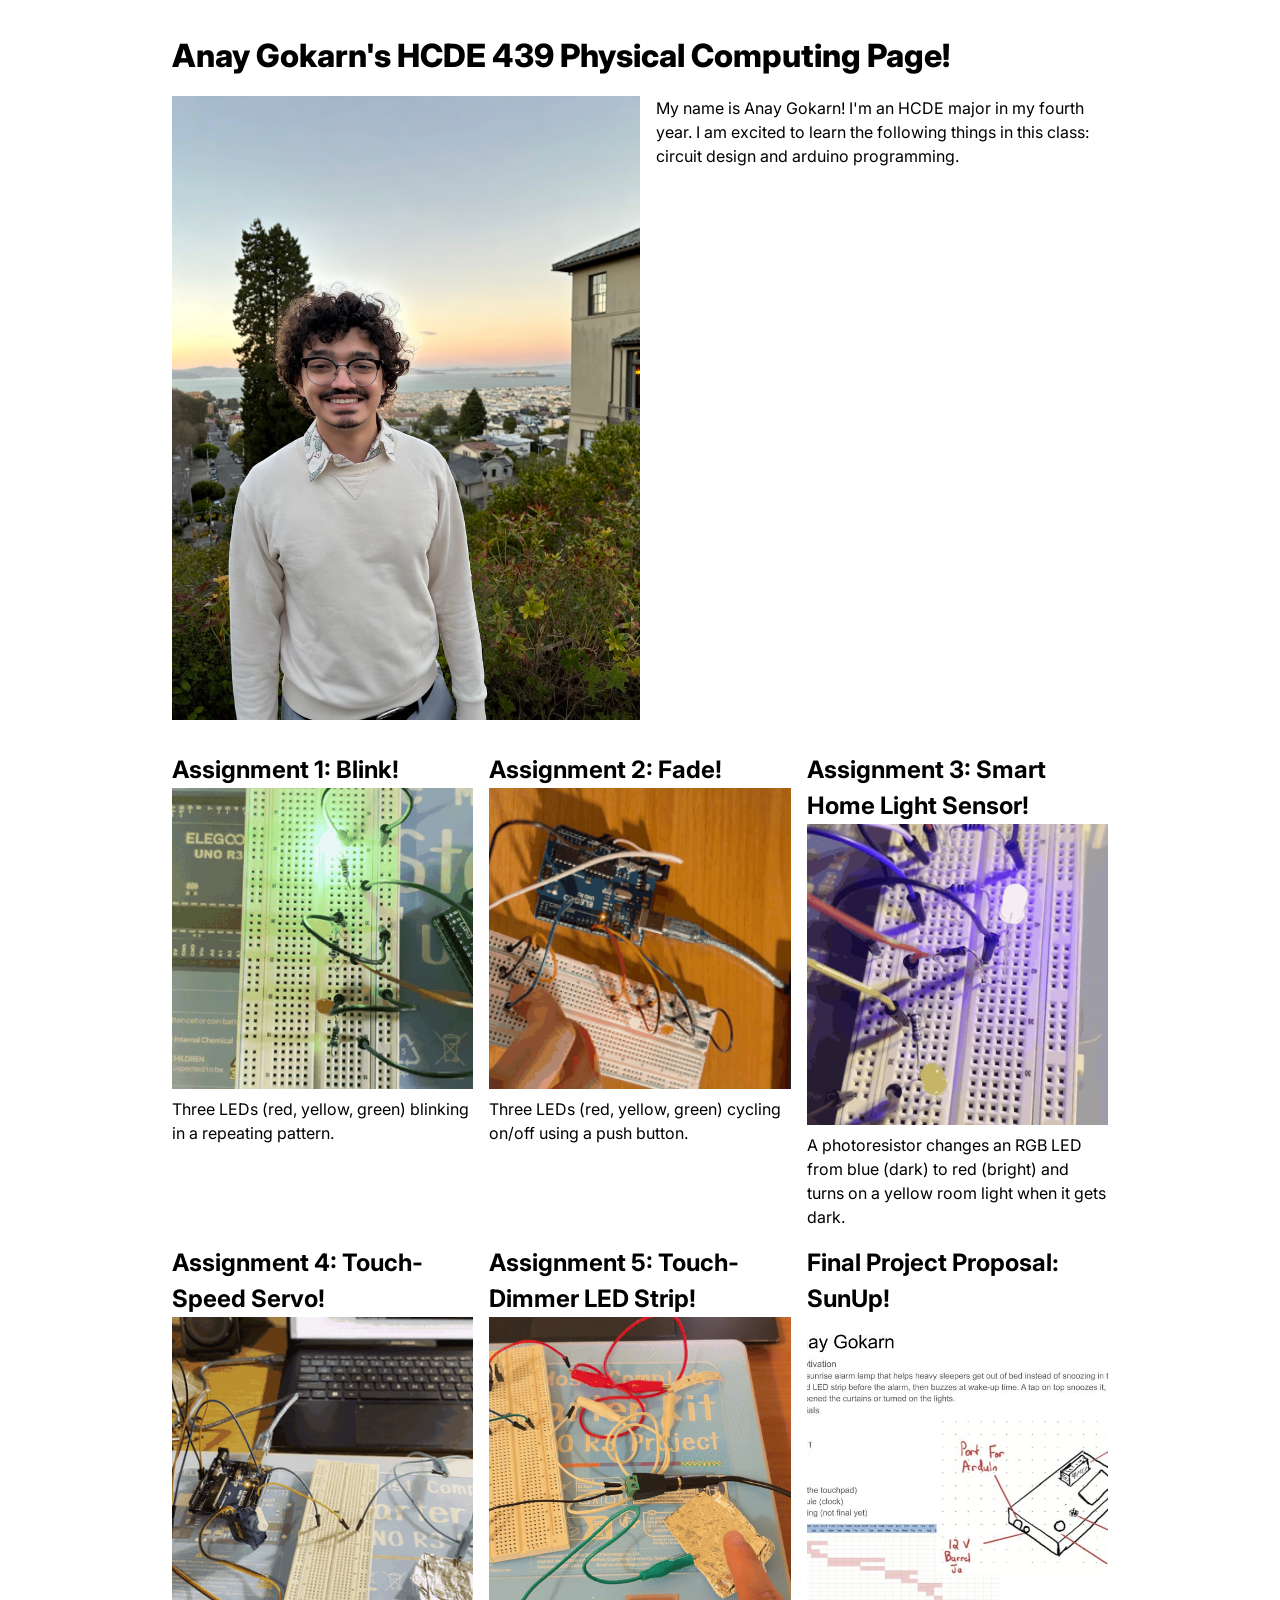
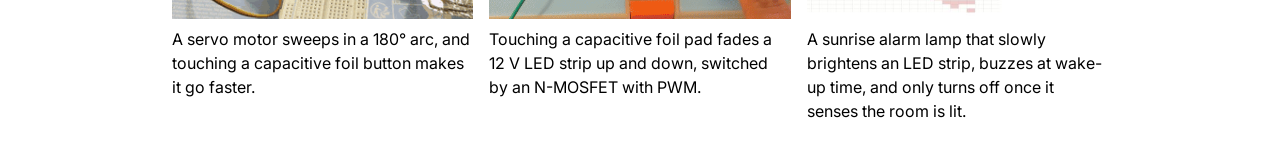
<file: docs/index.html>
<!DOCTYPE html>
<html>
  <head>
    <meta charset="utf-8" />
    <meta name="viewport" content="width=device-width, maximum-scale=1.0" />

    <title>Anay Gokarn's HCDE 439 Physical Computing Page!</title>

    <link href="style.css" rel="stylesheet" />
  </head>
  <body>
    <h1>Anay Gokarn's HCDE 439 Physical Computing Page!</h1>

    <div class="header">
      <img src="anay-gokarn.jpeg" />
      <p>
        My name is Anay Gokarn! I'm an HCDE major in my fourth year. I am excited to learn the following things in this class: circuit design and arduino programming.
      </p>
    </div>

    <div class="grid">
      <div class="assignment">
        <a href="a1.html">
          <h2>Assignment 1: Blink!</h2>
          <img src="a1-images/circuit-operation.gif" />
        </a>
        <p>Three LEDs (red, yellow, green) blinking in a repeating pattern.</p>
      </div>

      <div class="assignment">
        <a href="a2.html">
          <h2>Assignment 2: Fade!</h2>
          <img src="a2-images/circuit-operation.gif" />
        </a>
        <p>Three LEDs (red, yellow, green) cycling on/off using a push button.</p>
      </div>

      <div class="assignment">
        <a href="a3.html">
          <h2>Assignment 3: Smart Home Light Sensor!</h2>
          <img src="a3-images/circuit-operation.gif" />
        </a>
        <p>A photoresistor changes an RGB LED from blue (dark) to red (bright) and turns on a yellow room light when it gets dark.</p>
      </div>

      <div class="assignment">
        <a href="a4.html">
          <h2>Assignment 4: Touch-Speed Servo!</h2>
          <img src="a4-images/circuit-operation.gif" />
        </a>
        <p>A servo motor sweeps in a 180° arc, and touching a capacitive foil button makes it go faster.</p>
      </div>

      <div class="assignment">
        <a href="a5.html">
          <h2>Assignment 5: Touch-Dimmer LED Strip!</h2>
          <img src="a5-images/circuit-operation.gif" />
        </a>
        <p>Touching a capacitive foil pad fades a 12 V LED strip up and down, switched by an N-MOSFET with PWM.</p>
      </div>

      <div class="assignment">
        <a href="final.html">
          <h2>Final Project Proposal: SunUp!</h2>
          <img src="final-images/proposal.jpg" />
        </a>
        <p>A sunrise alarm lamp that slowly brightens an LED strip, buzzes at wake-up time, and only turns off once it senses the room is lit.</p>
      </div>
    </div>
  </body>
</html>
</file>
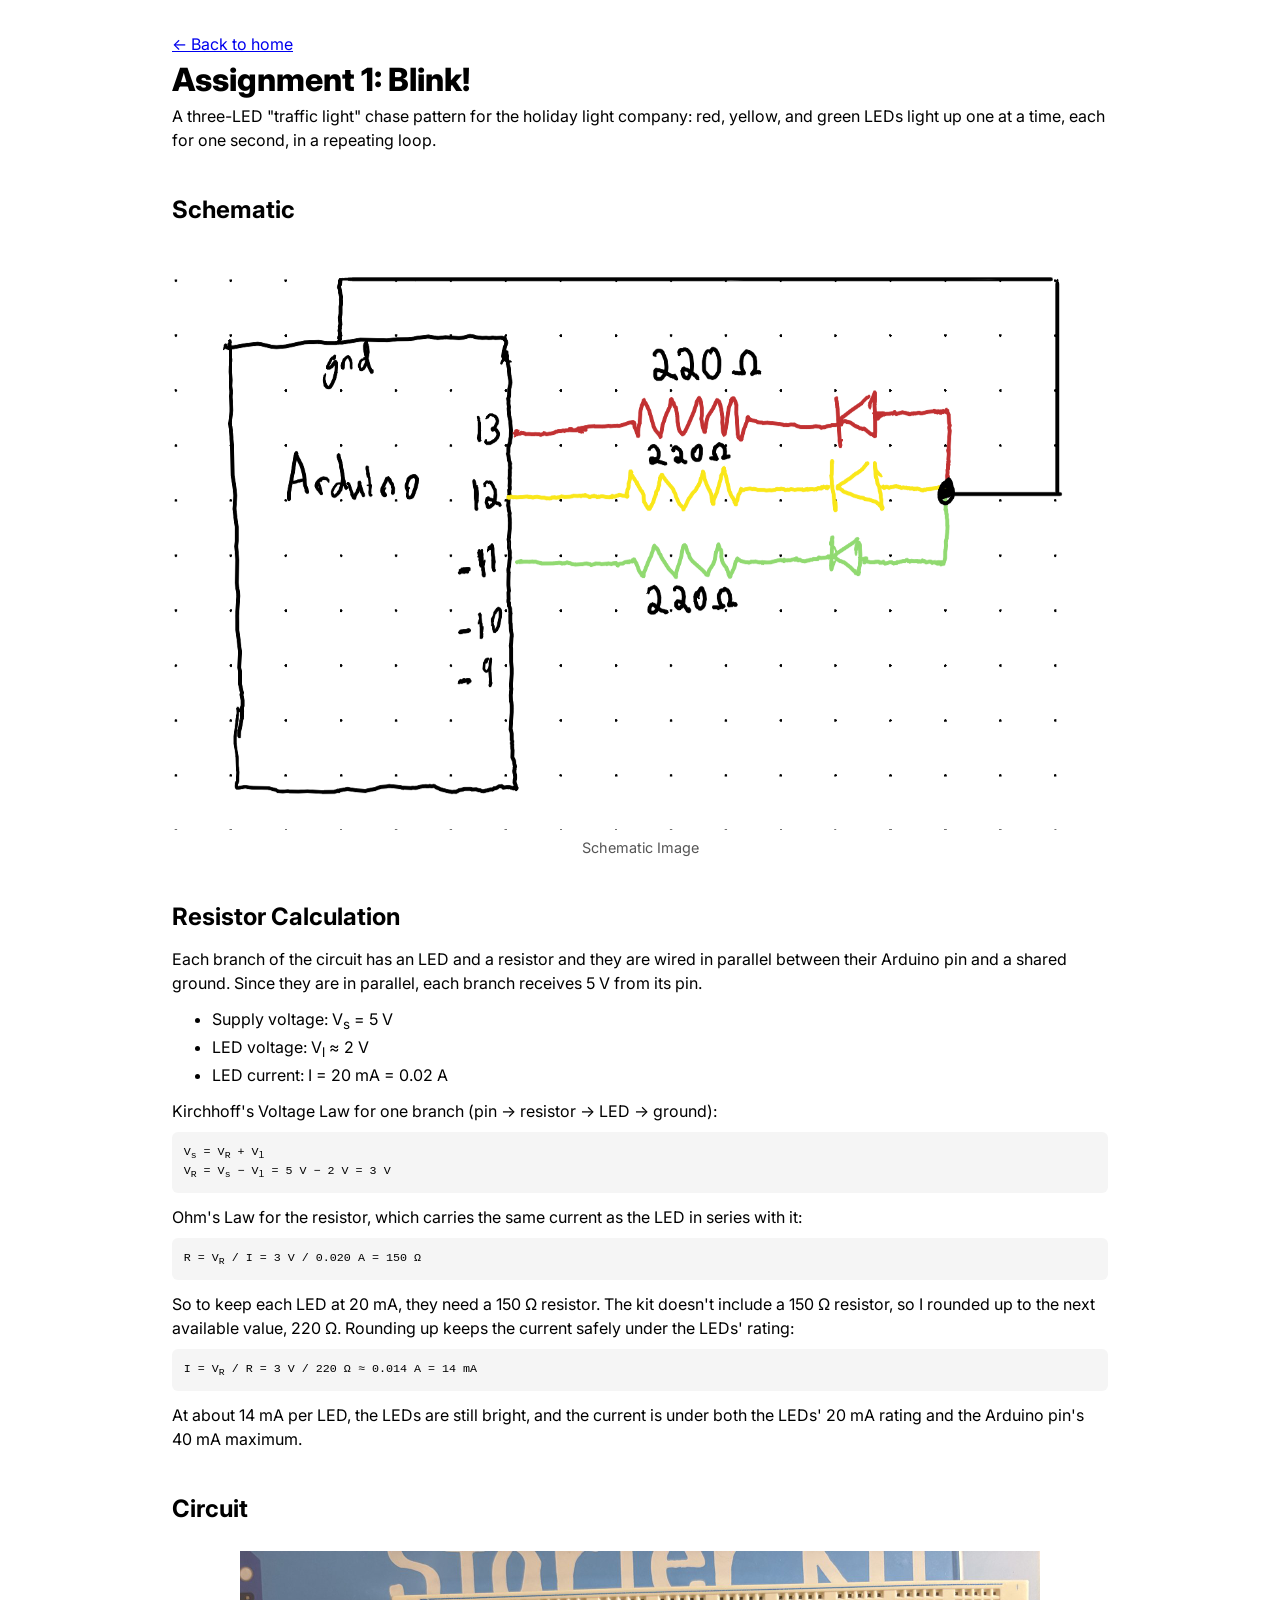
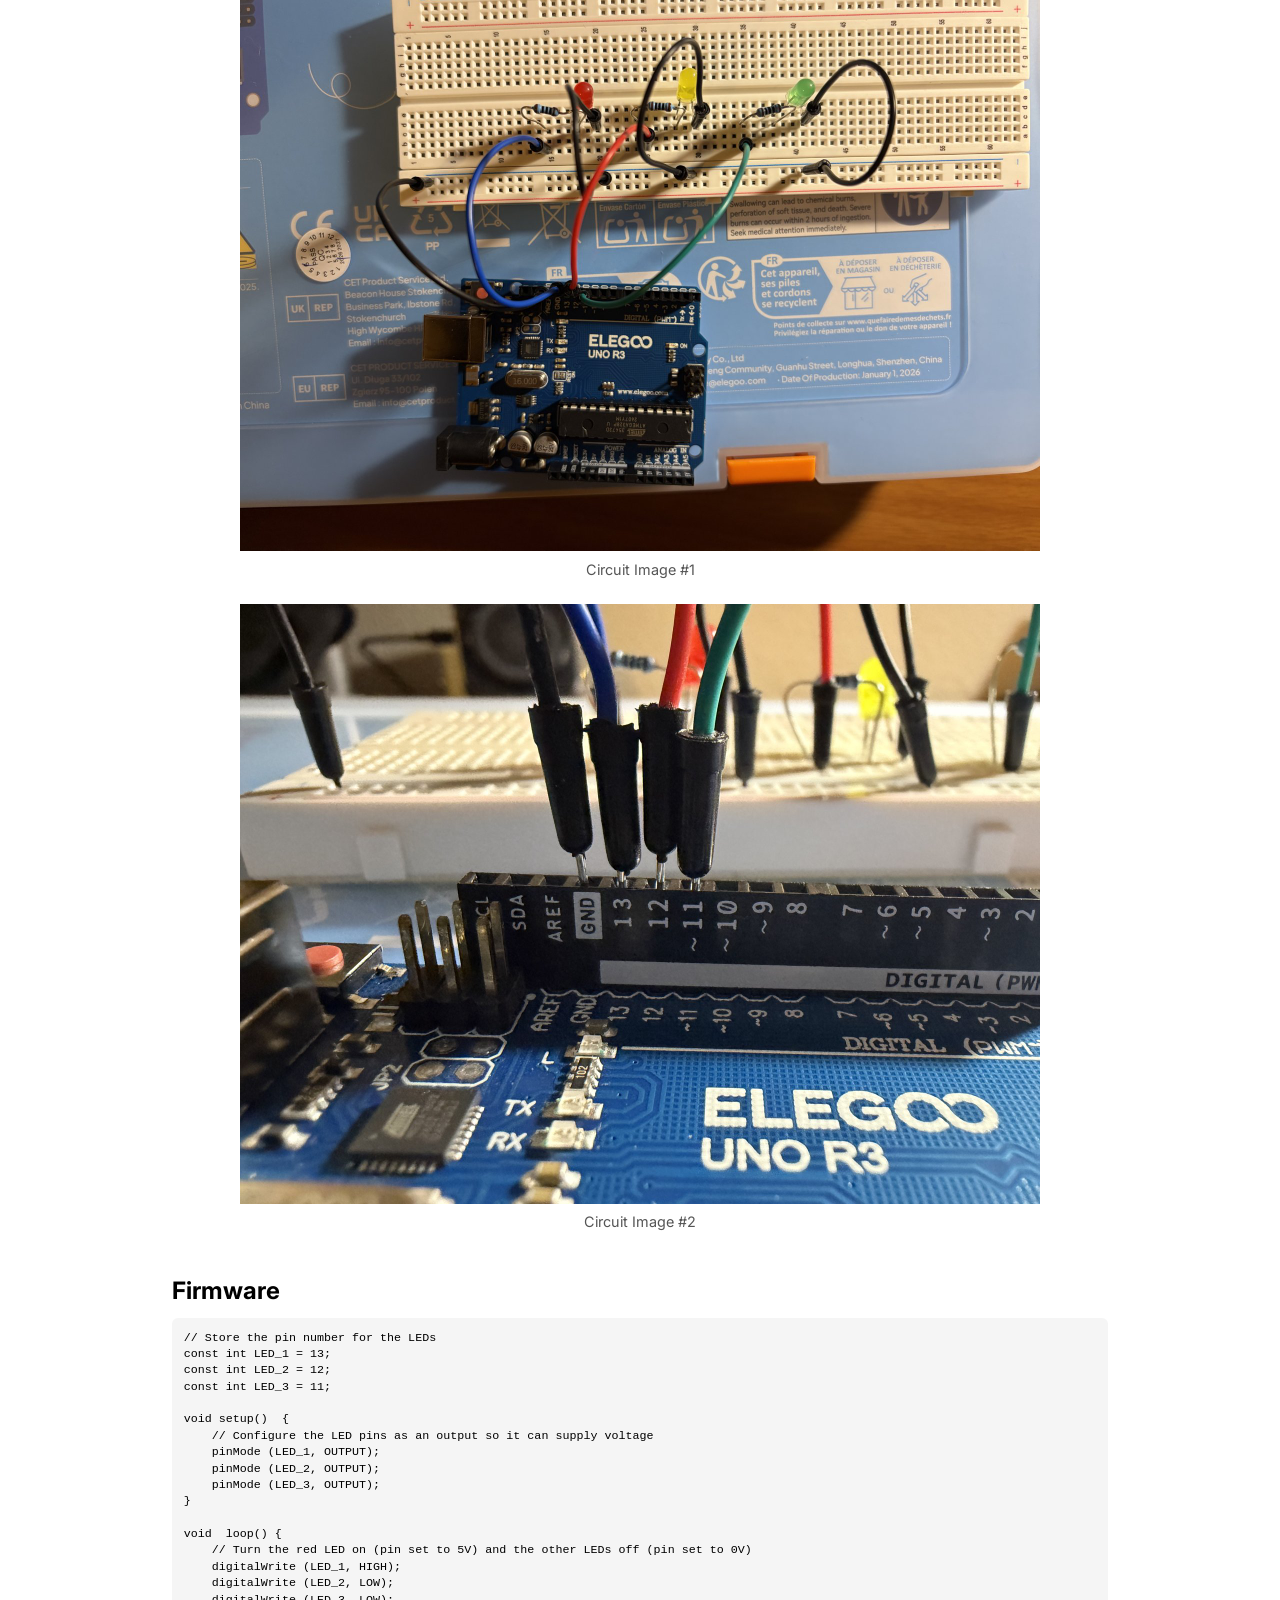
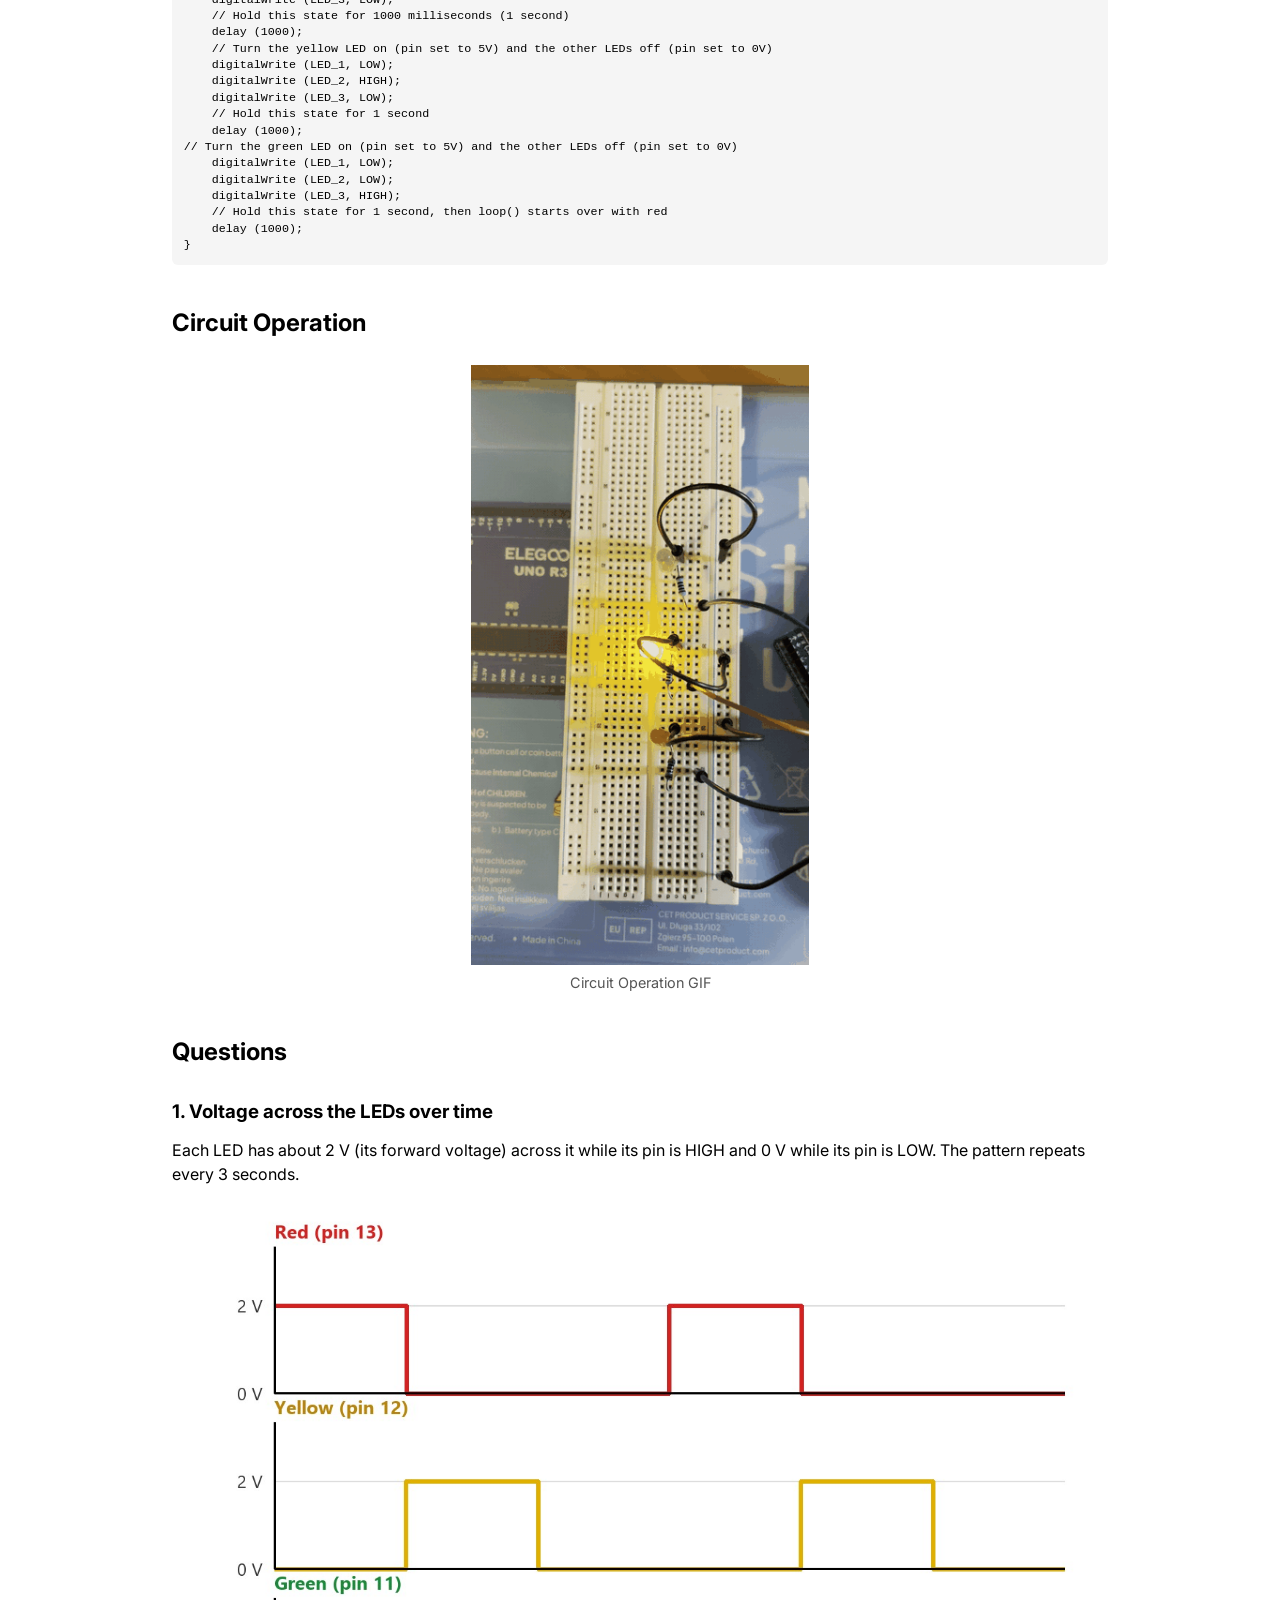
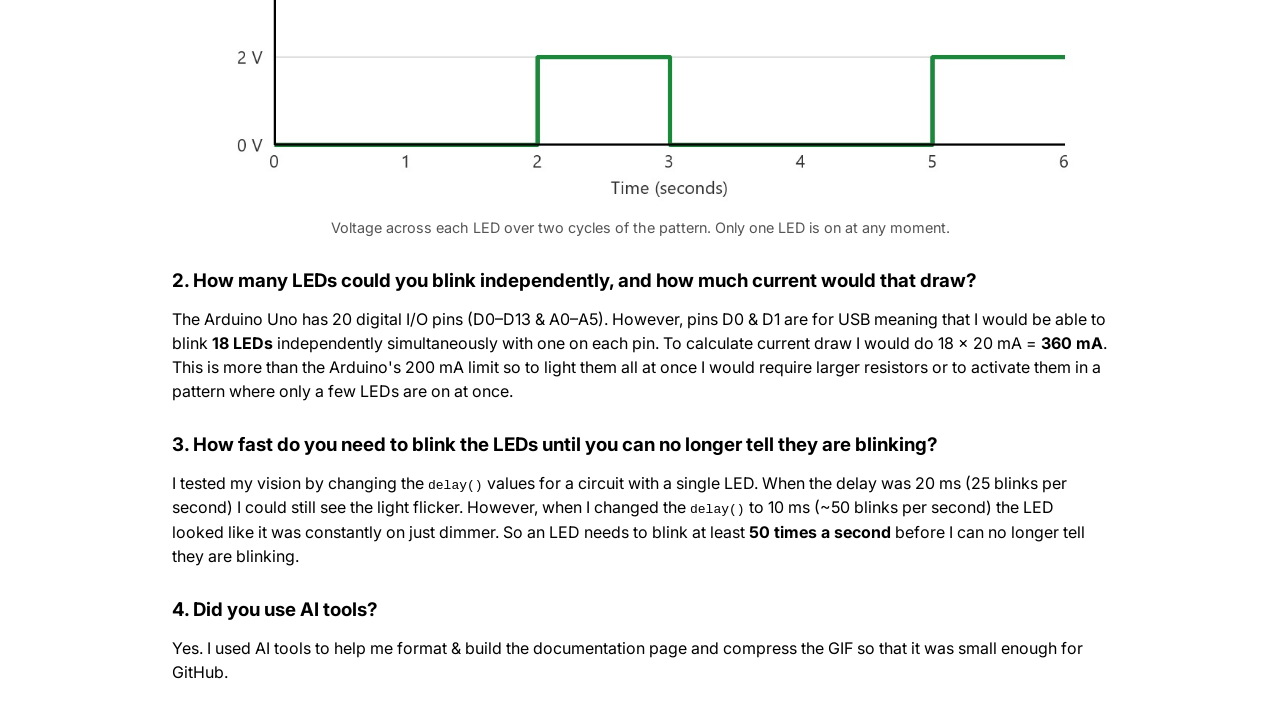
<file: docs/a1.html>
<!DOCTYPE html>
<html>
  <head>
    <meta charset="utf-8" />
    <meta name="viewport" content="width=device-width, maximum-scale=1.0" />

    <title>Anay Gokarn's HCDE 439 Assignment 1: Blink!</title>

    <link href="style.css" rel="stylesheet" type="text/css" />
  </head>
  <body>
    <p><a href="index.html">&larr; Back to home</a></p>
    <h1>Assignment 1: Blink!</h1>
    <p>
      A three-LED "traffic light" chase pattern for the holiday light company: red, yellow, and green
      LEDs light up one at a time, each for one second, in a repeating loop.
    </p>

    <section>
      <h2>Schematic</h2>
      <figure>
        <img src="a1-images/schematic.png" alt="Hand-drawn schematic of three LEDs with 220 ohm resistors connected to Arduino pins 13, 12, and 11" />
        <figcaption>Schematic Image</figcaption>
      </figure>
    </section>

    <section>
      <h2>Resistor Calculation</h2>
      <p>
        Each branch of the circuit has an LED and a resistor and they are wired in parallel between their
        Arduino pin and a shared ground. Since they are in parallel, each branch receives 5&nbsp;V from its pin.
      </p>
      <ul>
        <li>Supply voltage: V<sub>s</sub> = 5&nbsp;V</li>
        <li>LED voltage: V<sub>l</sub> &asymp; 2&nbsp;V</li>
        <li>LED current: I = 20&nbsp;mA = 0.02&nbsp;A</li>
      </ul>
      <p>Kirchhoff's Voltage Law for one branch (pin &rarr; resistor &rarr; LED &rarr; ground):</p>
      <pre class="math">V<sub>s</sub> = V<sub>R</sub> + V<sub>l</sub>
V<sub>R</sub> = V<sub>s</sub> &minus; V<sub>l</sub> = 5 V &minus; 2 V = 3 V</pre>
      <p>Ohm's Law for the resistor, which carries the same current as the LED in series with it:</p>
      <pre class="math">R = V<sub>R</sub> / I = 3 V / 0.020 A = 150 &Omega;</pre>
      <p>
        So to keep each LED at 20&nbsp;mA, they need a 150&nbsp;&Omega; resistor. The kit doesn't include a
        150&nbsp;&Omega; resistor, so I rounded up to the next available value, 220&nbsp;&Omega;. Rounding up
        keeps the current safely under the LEDs' rating:
      </p>
      <pre class="math">I = V<sub>R</sub> / R = 3 V / 220 &Omega; &asymp; 0.014 A = 14 mA</pre>
      <p>
        At about 14&nbsp;mA per LED, the LEDs are still bright, and the current is under both the LEDs'
        20&nbsp;mA rating and the Arduino pin's 40&nbsp;mA maximum.
      </p>
    </section>

    <section>
      <h2>Circuit</h2>
      <figure>
        <img src="a1-images/circuit-1.jpeg" alt="Breadboard with red, yellow, and green LEDs, each with a resistor, wired to an Elegoo Uno R3" />
        <figcaption>Circuit Image #1</figcaption>
      </figure>
      <figure>
        <img src="a1-images/circuit-2.jpeg" alt="Close-up of jumper wires plugged into the Arduino's GND, 13, 12, and 11 header pins" />
        <figcaption>Circuit Image #2</figcaption>
      </figure>
    </section>

    <section>
      <h2>Firmware</h2>
<pre class="code"><code>// Store the pin number for the LEDs
const int LED_1 = 13;
const int LED_2 = 12;
const int LED_3 = 11;

void setup()  {
    // Configure the LED pins as an output so it can supply voltage
    pinMode (LED_1, OUTPUT);
    pinMode (LED_2, OUTPUT);
    pinMode (LED_3, OUTPUT);
}

void  loop() {
    // Turn the red LED on (pin set to 5V) and the other LEDs off (pin set to 0V)
    digitalWrite (LED_1, HIGH);
    digitalWrite (LED_2, LOW);
    digitalWrite (LED_3, LOW);
    // Hold this state for 1000 milliseconds (1 second)
    delay (1000);
    // Turn the yellow LED on (pin set to 5V) and the other LEDs off (pin set to 0V)
    digitalWrite (LED_1, LOW);
    digitalWrite (LED_2, HIGH);
    digitalWrite (LED_3, LOW);
    // Hold this state for 1 second
    delay (1000);
// Turn the green LED on (pin set to 5V) and the other LEDs off (pin set to 0V)
    digitalWrite (LED_1, LOW);
    digitalWrite (LED_2, LOW);
    digitalWrite (LED_3, HIGH);
    // Hold this state for 1 second, then loop() starts over with red
    delay (1000);
}</code></pre>
    </section>

    <section>
      <h2>Circuit Operation</h2>
      <figure>
        <img class="gif" src="a1-images/circuit-operation.gif" alt="Animated GIF of the red, yellow, and green LEDs lighting one after another" />
        <figcaption>Circuit Operation GIF</figcaption>
      </figure>
    </section>

    <section>
      <h2>Questions</h2>

      <h3>1. Voltage across the LEDs over time</h3>
      <p>
        Each LED has about 2&nbsp;V (its forward voltage) across it while its pin is HIGH and 0&nbsp;V while
        its pin is LOW. The pattern repeats every 3 seconds.
      </p>
      <figure>
        <img src="a1-images/voltage-graph.jpg" alt="Step graph of voltage across the red, yellow, and green LEDs over six seconds; each LED is at 2 V for one second in turn and 0 V otherwise" />
        <figcaption>Voltage across each LED over two cycles of the pattern. Only one LED is on at any moment.</figcaption>
      </figure>

      <h3>2. How many LEDs could you blink independently, and how much current would that draw?</h3>
      <p>
        The Arduino Uno has 20 digital I/O pins (D0&ndash;D13 &amp; A0&ndash;A5). However, pins D0 &amp; D1
        are for USB meaning that I would be able to blink <strong>18 LEDs</strong> independently
        simultaneously with one on each pin. To calculate current draw I would do
        18 &times; 20&nbsp;mA = <strong>360&nbsp;mA</strong>. This is more than the Arduino's 200&nbsp;mA limit
        so to light them all at once I would require larger resistors or to activate them in a pattern where
        only a few LEDs are on at once.
      </p>

      <h3>3. How fast do you need to blink the LEDs until you can no longer tell they are blinking?</h3>
      <p>
        I tested my vision by changing the <code>delay()</code> values for a circuit with a single LED. When
        the delay was 20&nbsp;ms (25 blinks per second) I could still see the light flicker. However, when I
        changed the <code>delay()</code> to 10&nbsp;ms (~50 blinks per second) the LED looked like it was
        constantly on just dimmer. So an LED needs to blink at least <strong>50 times a second</strong> before
        I can no longer tell they are blinking.
      </p>

      <h3>4. Did you use AI tools?</h3>
      <p>
        Yes. I used AI tools to help me format &amp; build the documentation page and compress the GIF so
        that it was small enough for GitHub.
      </p>
    </section>
  </body>
</html>
</file>
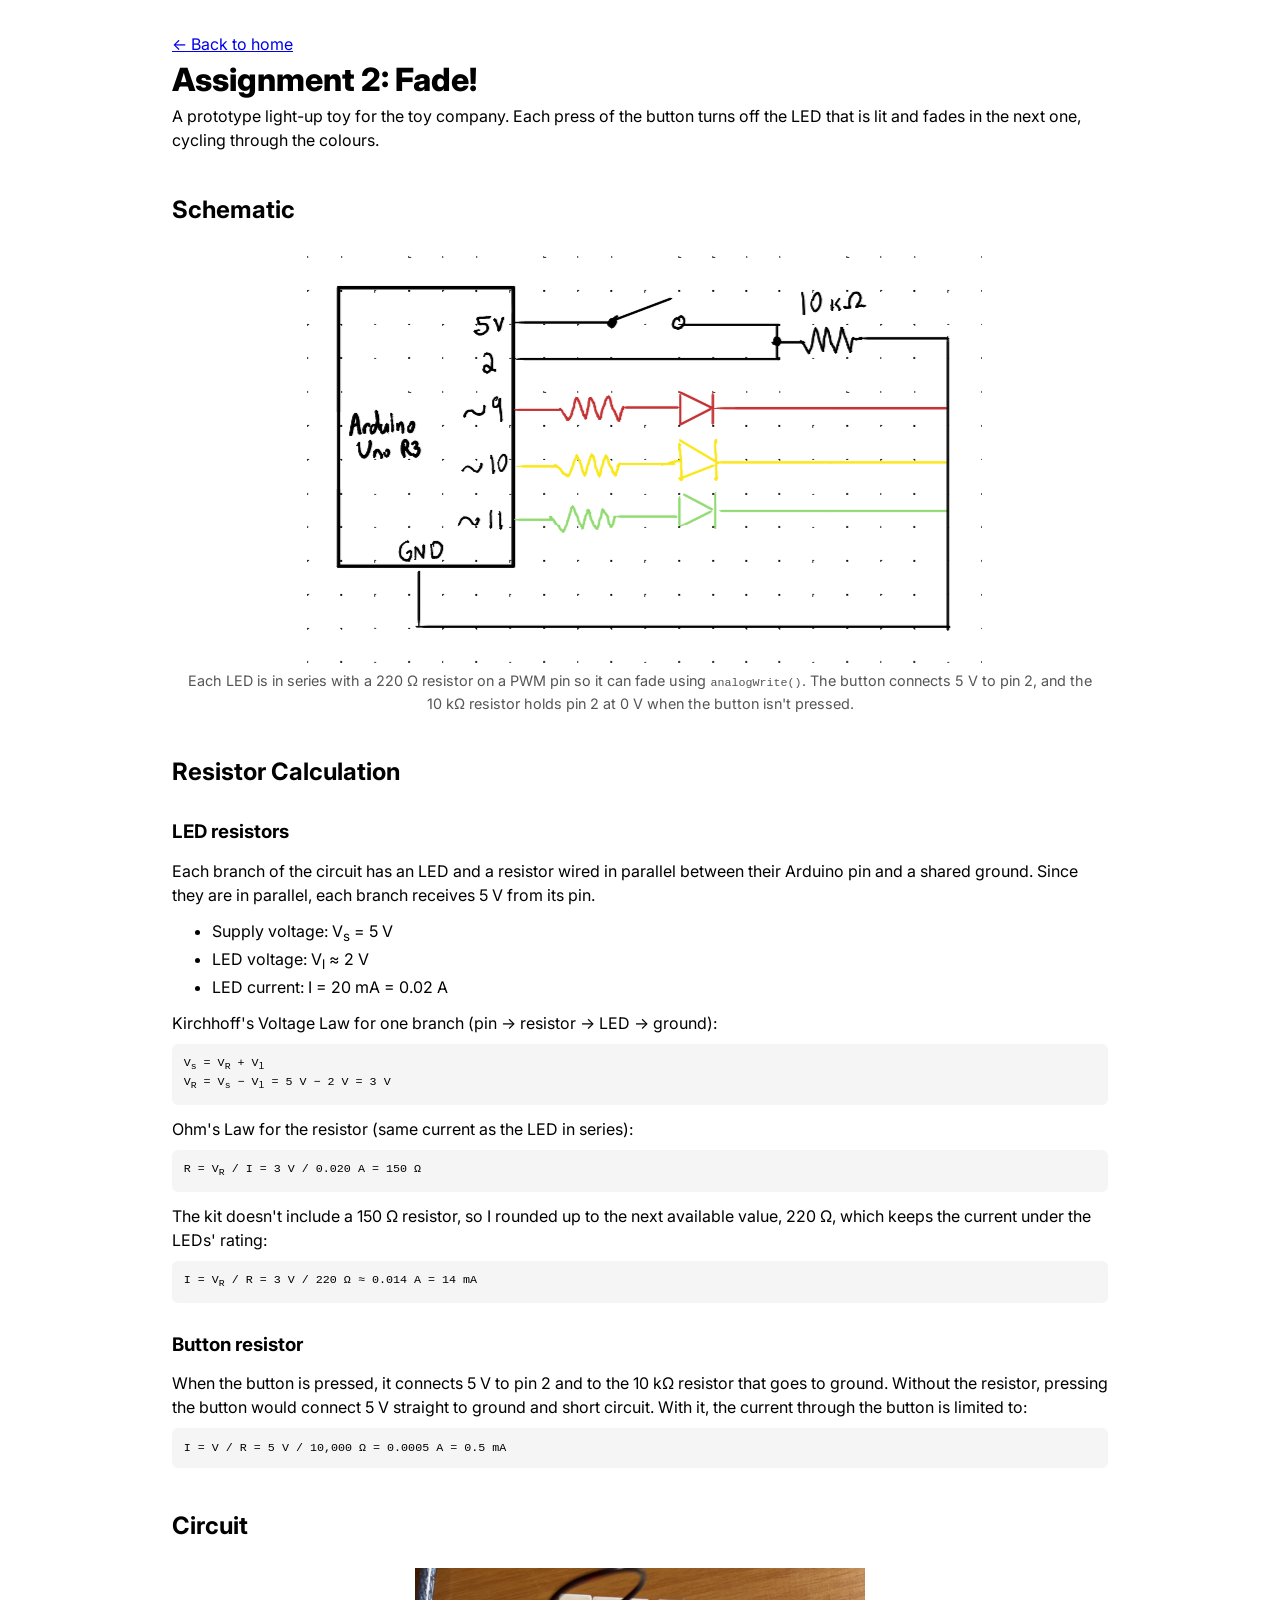
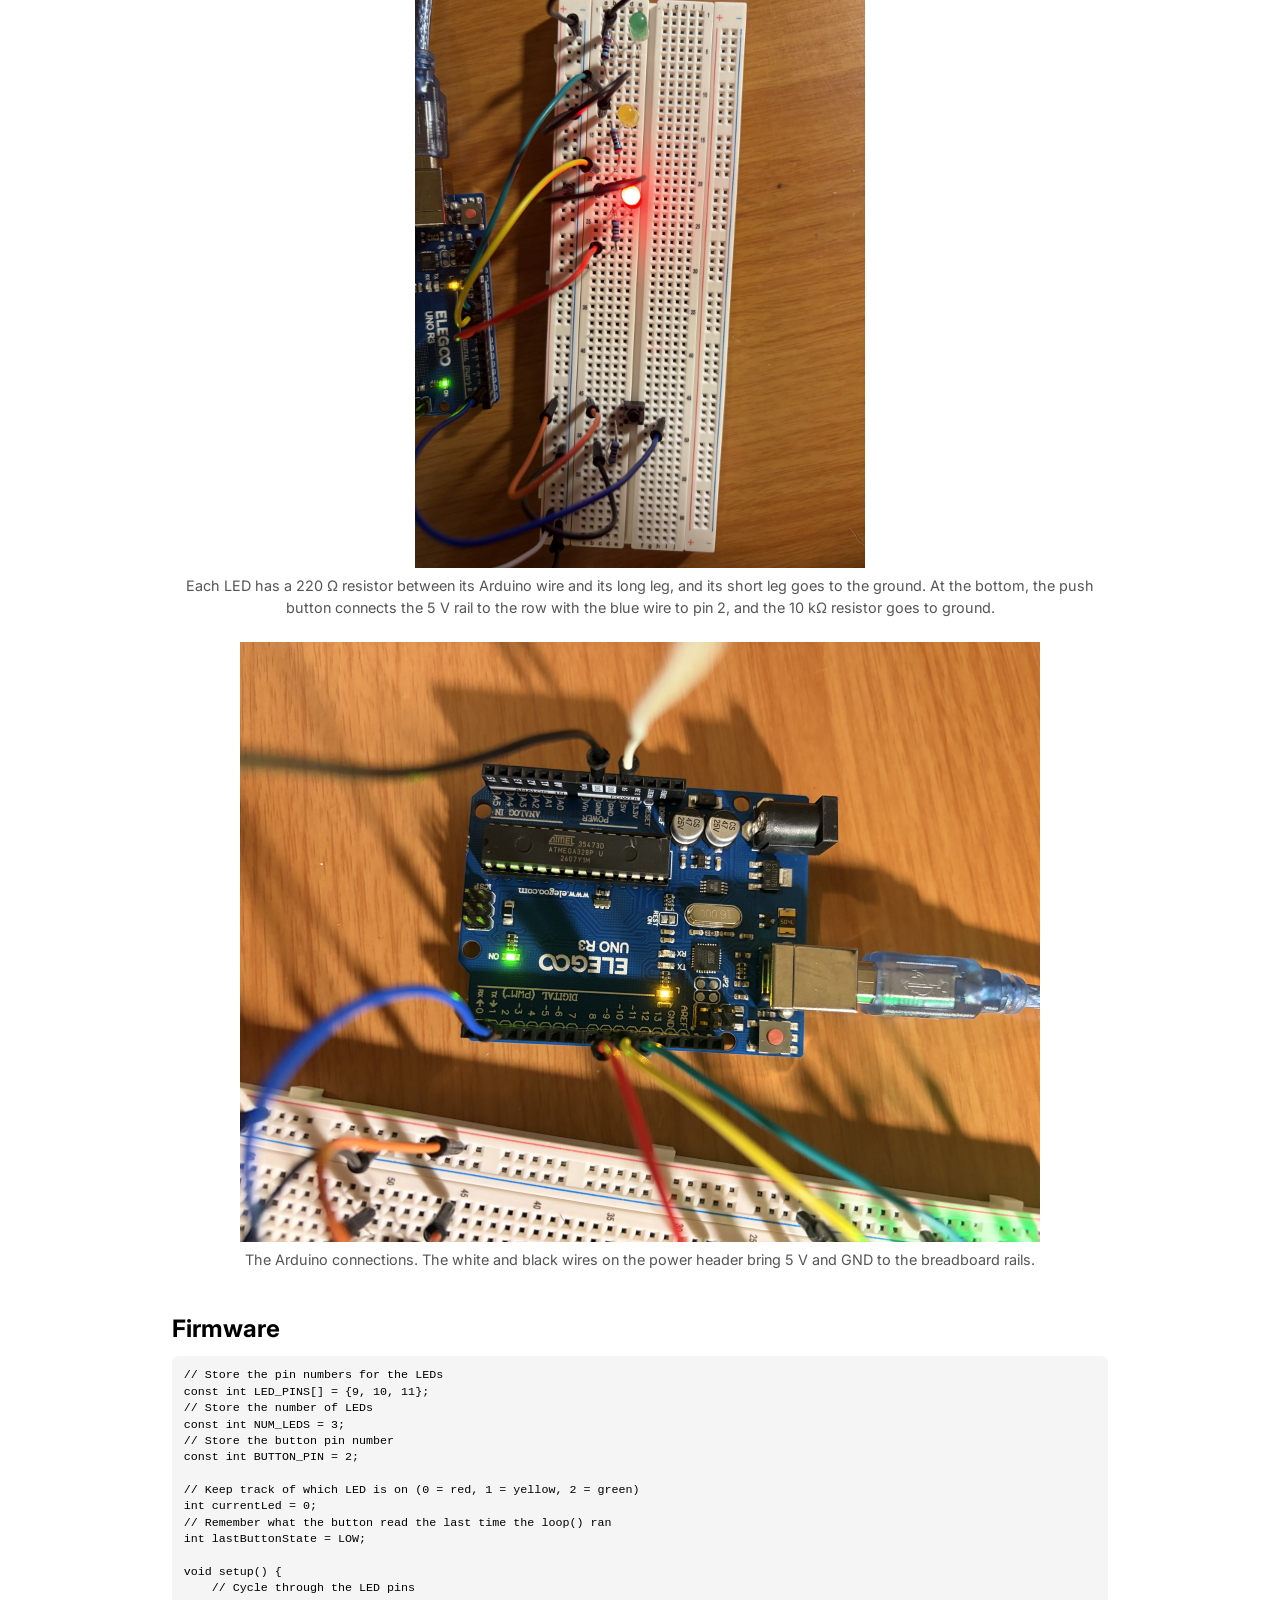
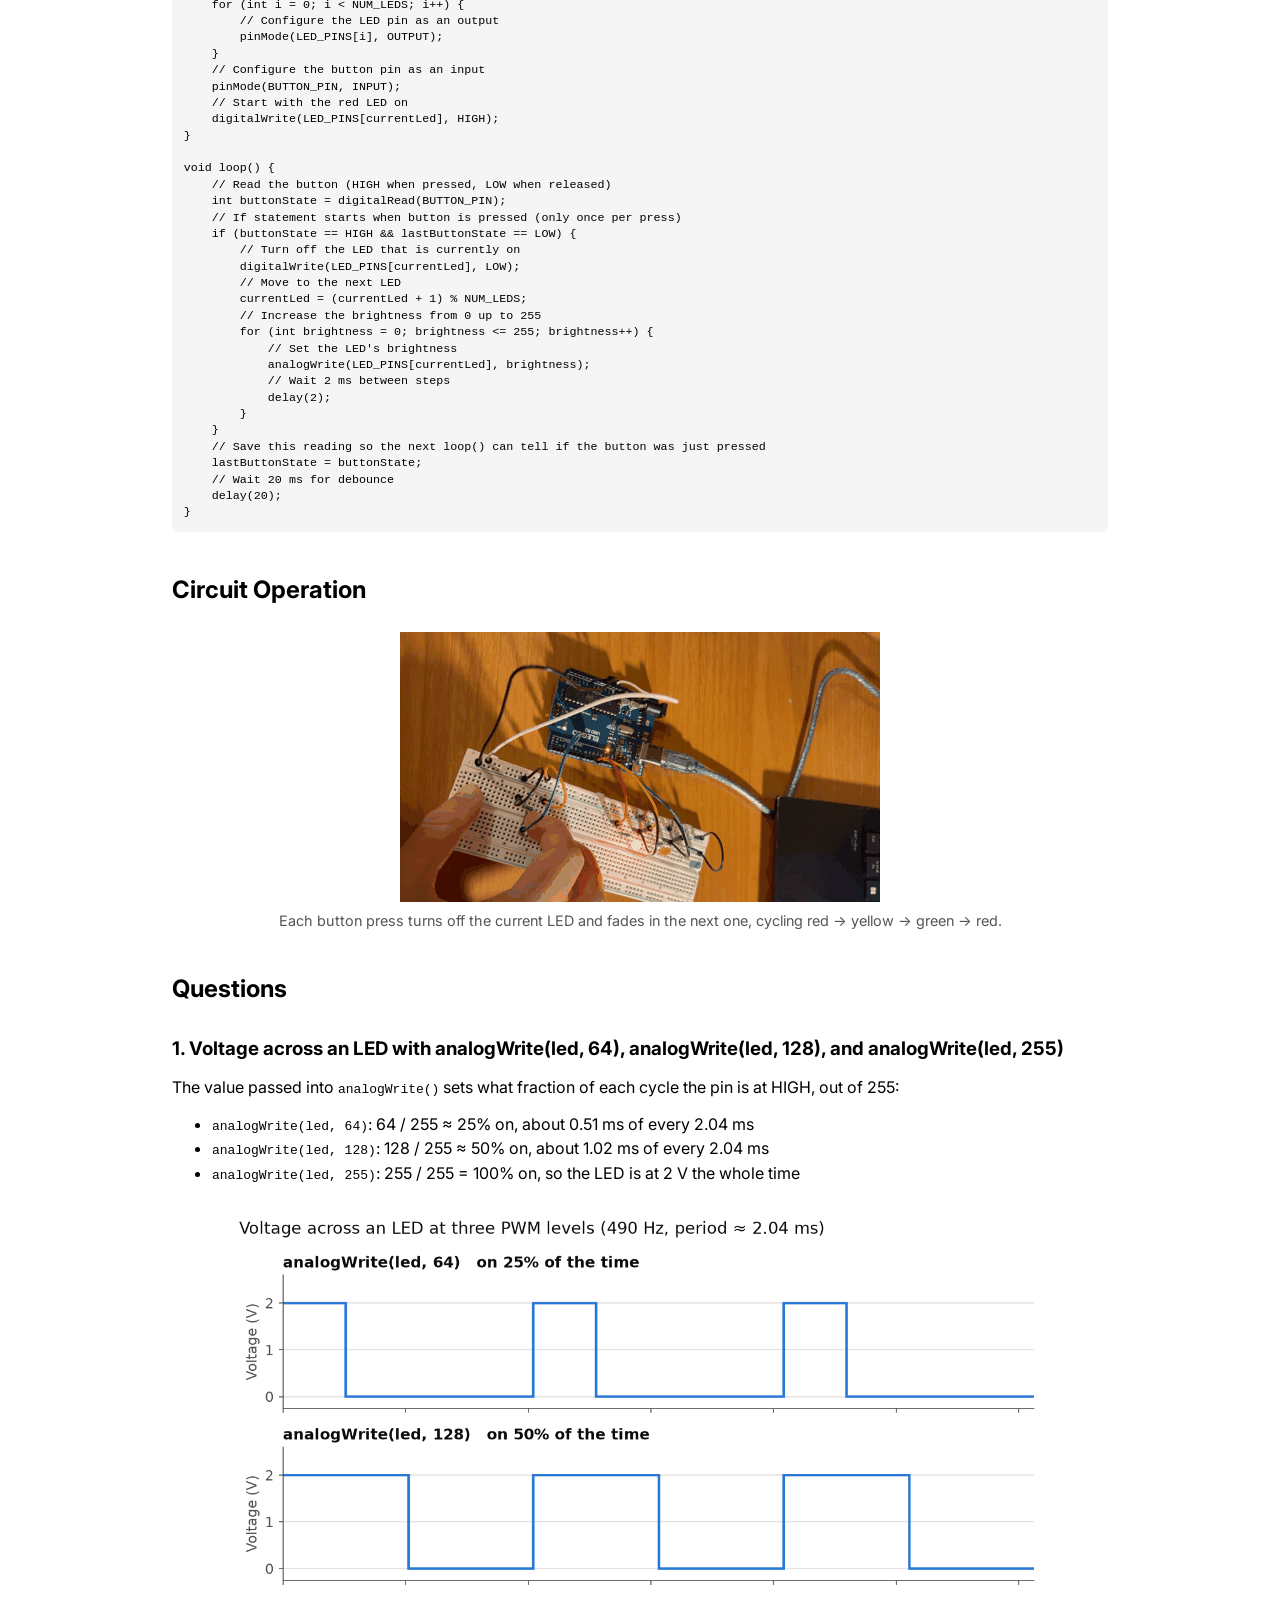
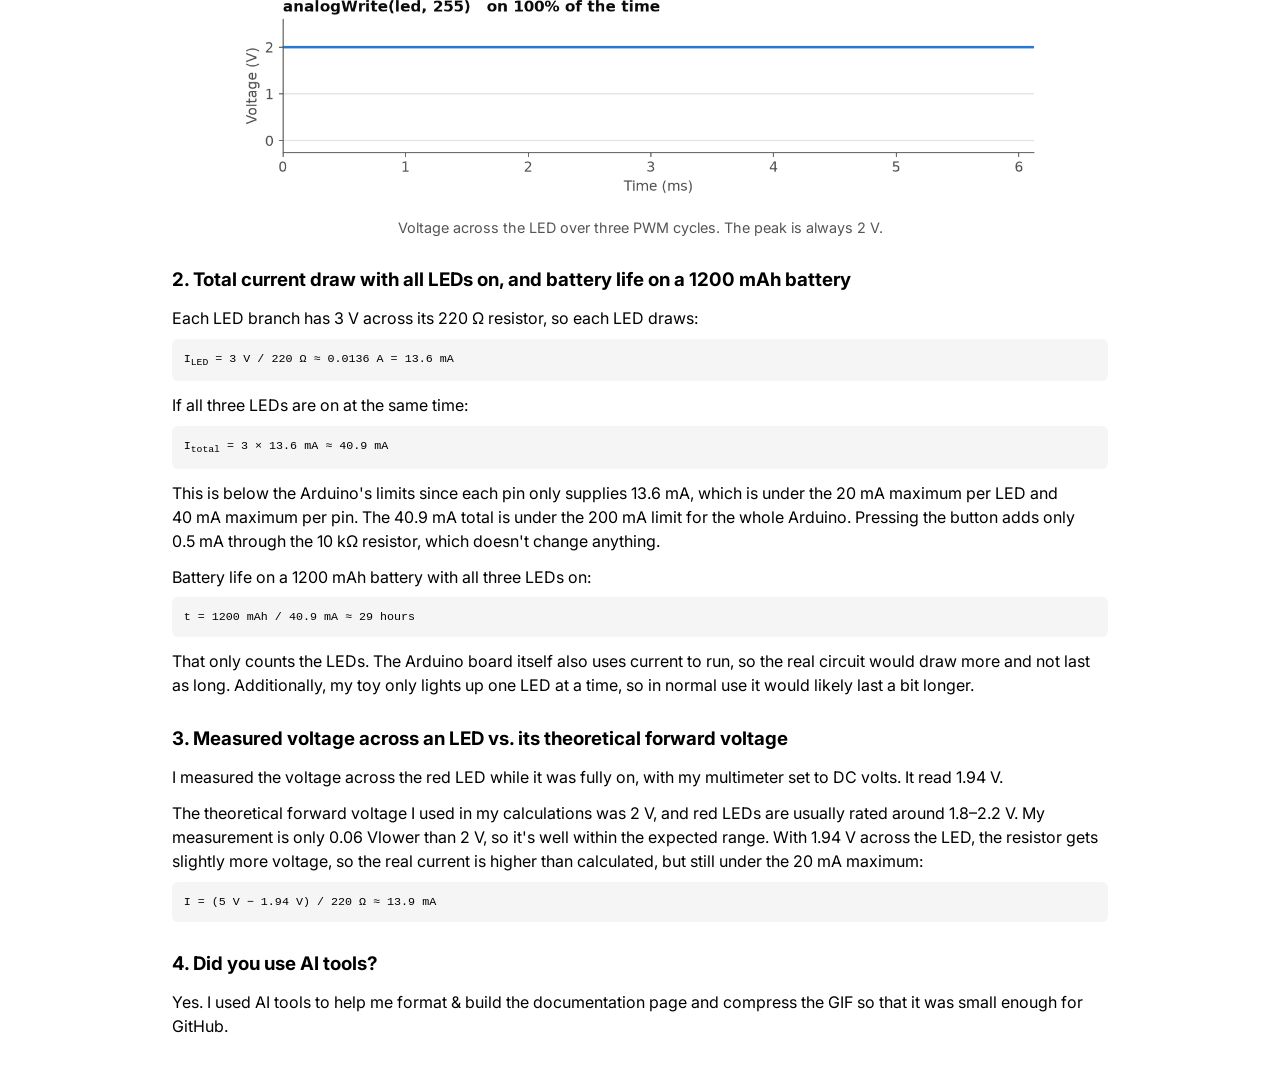
<file: docs/a2.html>
<!DOCTYPE html>
<html>
  <head>
    <meta charset="utf-8" />
    <meta name="viewport" content="width=device-width, maximum-scale=1.0" />

    <title>Anay Gokarn's HCDE 439 Assignment 2: Light-Up Toy!</title>

    <link href="style.css" rel="stylesheet" type="text/css" />
  </head>
  <body>
    <p><a href="index.html">&larr; Back to home</a></p>
    <h1>Assignment 2: Fade!</h1>
    <p>
      A prototype light-up toy for the toy company.
      Each press of the button turns off the LED that is lit and fades in the next one, cycling through the colours.
    </p>

    <section>
      <h2>Schematic</h2>
      <figure>
        <img src="a2-images/schematic.png" alt="Schematic of three LEDs with 220 ohm resistors on Arduino pins 9, 10, and 11, and a push button between 5V and pin 2 with a 10 kilohm resistor to ground" />
        <figcaption>
          Each LED is in series with a 220&nbsp;&Omega; resistor on a PWM pin so it can fade using
          <code>analogWrite()</code>. The button connects 5&nbsp;V to pin 2, and the 10&nbsp;k&Omega;
          resistor holds pin 2 at 0&nbsp;V when the button isn't pressed.
        </figcaption>
      </figure>
    </section>

    <section>
      <h2>Resistor Calculation</h2>

      <h3>LED resistors</h3>
      <p>
        Each branch of the circuit has an LED and a resistor wired in parallel between their
        Arduino pin and a shared ground. Since they are in parallel, each branch receives 5&nbsp;V from its pin.
      </p>
      <ul>
        <li>Supply voltage: V<sub>s</sub> = 5&nbsp;V</li>
        <li>LED voltage: V<sub>l</sub> &asymp; 2&nbsp;V</li>
        <li>LED current: I = 20&nbsp;mA = 0.02&nbsp;A</li>
      </ul>
      <p>Kirchhoff's Voltage Law for one branch (pin &rarr; resistor &rarr; LED &rarr; ground):</p>
      <pre class="math">V<sub>s</sub> = V<sub>R</sub> + V<sub>l</sub>
V<sub>R</sub> = V<sub>s</sub> &minus; V<sub>l</sub> = 5 V &minus; 2 V = 3 V</pre>
      <p>Ohm's Law for the resistor (same current as the LED in series):</p>
      <pre class="math">R = V<sub>R</sub> / I = 3 V / 0.020 A = 150 &Omega;</pre>
      <p>
        The kit doesn't include a 150&nbsp;&Omega; resistor, so I rounded up to the next available value,
        220&nbsp;&Omega;, which keeps the current under the LEDs' rating:
      </p>
      <pre class="math">I = V<sub>R</sub> / R = 3 V / 220 &Omega; &asymp; 0.014 A = 14 mA</pre>

      <h3>Button resistor</h3>
      <p>
        When the button is pressed, it connects 5&nbsp;V to pin 2 and to the 10&nbsp;k&Omega; resistor that goes
        to ground. Without the resistor, pressing the button would connect 5&nbsp;V straight to ground and short circuit. With it, the current through the button is limited to:
      </p>
      <pre class="math">I = V / R = 5 V / 10,000 &Omega; = 0.0005 A = 0.5 mA</pre>
    </section>

    <section>
      <h2>Circuit</h2>
      <figure>
        <img src="a2-images/circuit-1.jpeg" alt="Breadboard with green, yellow, and red LEDs, each with a 220 ohm resistor, and a push button with a 10 kilohm resistor near the bottom, wired to an Arduino" />
        <figcaption>
          Each LED has a 220&nbsp;&Omega;
          resistor between its Arduino wire and its long leg, and its short leg goes to the ground. At the
          bottom, the push button connects the 5&nbsp;V rail to the row with the blue wire to pin 2, and the
          10&nbsp;k&Omega; resistor goes to ground.
        </figcaption>
      </figure>
      <figure>
        <img src="a2-images/circuit-2.jpeg" alt="Close-up of jumper wires plugged into the Arduino's 5V, GND, 2, ~9, ~10, and ~11 header pins" />
        <figcaption>
          The Arduino connections. The white and
          black wires on the power header bring 5&nbsp;V and GND to the breadboard rails.
        </figcaption>
      </figure>
    </section>

    <section>
      <h2>Firmware</h2>
<pre class="code"><code>// Store the pin numbers for the LEDs
const int LED_PINS[] = {9, 10, 11};
// Store the number of LEDs
const int NUM_LEDS = 3;
// Store the button pin number
const int BUTTON_PIN = 2;

// Keep track of which LED is on (0 = red, 1 = yellow, 2 = green)
int currentLed = 0;
// Remember what the button read the last time the loop() ran
int lastButtonState = LOW;

void setup() {
    // Cycle through the LED pins
    for (int i = 0; i &lt; NUM_LEDS; i++) {
        // Configure the LED pin as an output
        pinMode(LED_PINS[i], OUTPUT);
    }
    // Configure the button pin as an input
    pinMode(BUTTON_PIN, INPUT);
    // Start with the red LED on
    digitalWrite(LED_PINS[currentLed], HIGH);
}

void loop() {
    // Read the button (HIGH when pressed, LOW when released)
    int buttonState = digitalRead(BUTTON_PIN);
    // If statement starts when button is pressed (only once per press)
    if (buttonState == HIGH &amp;&amp; lastButtonState == LOW) {
        // Turn off the LED that is currently on
        digitalWrite(LED_PINS[currentLed], LOW);
        // Move to the next LED
        currentLed = (currentLed + 1) % NUM_LEDS;
        // Increase the brightness from 0 up to 255
        for (int brightness = 0; brightness &lt;= 255; brightness++) {
            // Set the LED's brightness
            analogWrite(LED_PINS[currentLed], brightness);
            // Wait 2 ms between steps
            delay(2);
        }
    }
    // Save this reading so the next loop() can tell if the button was just pressed
    lastButtonState = buttonState;
    // Wait 20 ms for debounce
    delay(20);
}</code></pre>
    </section>

    <section>
      <h2>Circuit Operation</h2>
      <figure>
        <img class="gif" src="a2-images/circuit-operation.gif" alt="Animated GIF of the button being pressed and the lit LED changing from red to yellow to green" />
        <figcaption>
          Each button press turns off the current LED and fades in the next one, cycling
          red &rarr; yellow &rarr; green &rarr; red.
        </figcaption>
      </figure>
    </section>

    <section>
      <h2>Questions</h2>

      <h3>1. Voltage across an LED with analogWrite(led, 64), analogWrite(led, 128), and analogWrite(led, 255)</h3>
      <p>
        The value passed into <code>analogWrite()</code> sets what fraction of each cycle the pin is at HIGH, out of 255:
      </p>
      <ul>
        <li><code>analogWrite(led, 64)</code>: 64 / 255 &asymp; 25% on, about 0.51&nbsp;ms of every 2.04&nbsp;ms</li>
        <li><code>analogWrite(led, 128)</code>: 128 / 255 &asymp; 50% on, about 1.02&nbsp;ms of every 2.04&nbsp;ms</li>
        <li><code>analogWrite(led, 255)</code>: 255 / 255 = 100% on, so the LED is at 2&nbsp;V the whole time</li>
      </ul>
      <figure>
        <img src="a2-images/voltage-graph.png" alt="Three stacked graphs of voltage across an LED over 6 milliseconds." />
        <figcaption>
          Voltage across the LED over three PWM cycles. The peak is always 2&nbsp;V.
        </figcaption>
      </figure>

      <h3>2. Total current draw with all LEDs on, and battery life on a 1200&nbsp;mAh battery</h3>
      <p>
        Each LED branch has 3&nbsp;V across its 220&nbsp;&Omega; resistor, so each LED draws:
      </p>
      <pre class="math">I<sub>LED</sub> = 3 V / 220 &Omega; &asymp; 0.0136 A = 13.6 mA</pre>
      <p>If all three LEDs are on at the same time:</p>
      <pre class="math">I<sub>total</sub> = 3 &times; 13.6 mA &asymp; 40.9 mA</pre>
      <p>
        This is below the Arduino's limits since each pin only supplies 13.6&nbsp;mA, which is under the
        20&nbsp;mA maximum per LED and 40&nbsp;mA maximum per pin. The 40.9&nbsp;mA total is under the
        200&nbsp;mA limit for the whole Arduino. Pressing the button adds only 0.5&nbsp;mA through the
        10&nbsp;k&Omega; resistor, which doesn't change anything.
      </p>
      <p>Battery life on a 1200&nbsp;mAh battery with all three LEDs on:</p>
      <pre class="math">t = 1200 mAh / 40.9 mA &asymp; 29 hours</pre>
      <p>
        That only counts the LEDs. The Arduino board itself also uses current to run, so the real circuit would draw more and not last as long. Additionally, my toy only lights up one LED at a time, so in normal use it would likely last a bit longer.
      </p>

      <h3>3. Measured voltage across an LED vs. its theoretical forward voltage</h3>
      <p>
        I measured the voltage across the red LED while it was fully on, with my multimeter set to DC volts. It read 1.94&nbsp;V.
      </p>
      <p>
        The theoretical forward voltage I used in my calculations was 2&nbsp;V, and red LEDs are usually rated
        around 1.8&ndash;2.2&nbsp;V. My measurement is only 0.06&nbsp;Vlower than 2&nbsp;V, so it's well
        within the expected range. With 1.94&nbsp;V across the LED, the resistor gets slightly more
        voltage, so the real current is higher than calculated, but still under the 20&nbsp;mA maximum:
      </p>
      <pre class="math">I = (5 V &minus; 1.94 V) / 220 &Omega; &asymp; 13.9 mA</pre>

      <h3>4. Did you use AI tools?</h3>
      <p>Yes. I used AI tools to help me format &amp; build the documentation page and compress the GIF so
        that it was small enough for GitHub.</p>
    </section>
  </body>
</html>
</file>
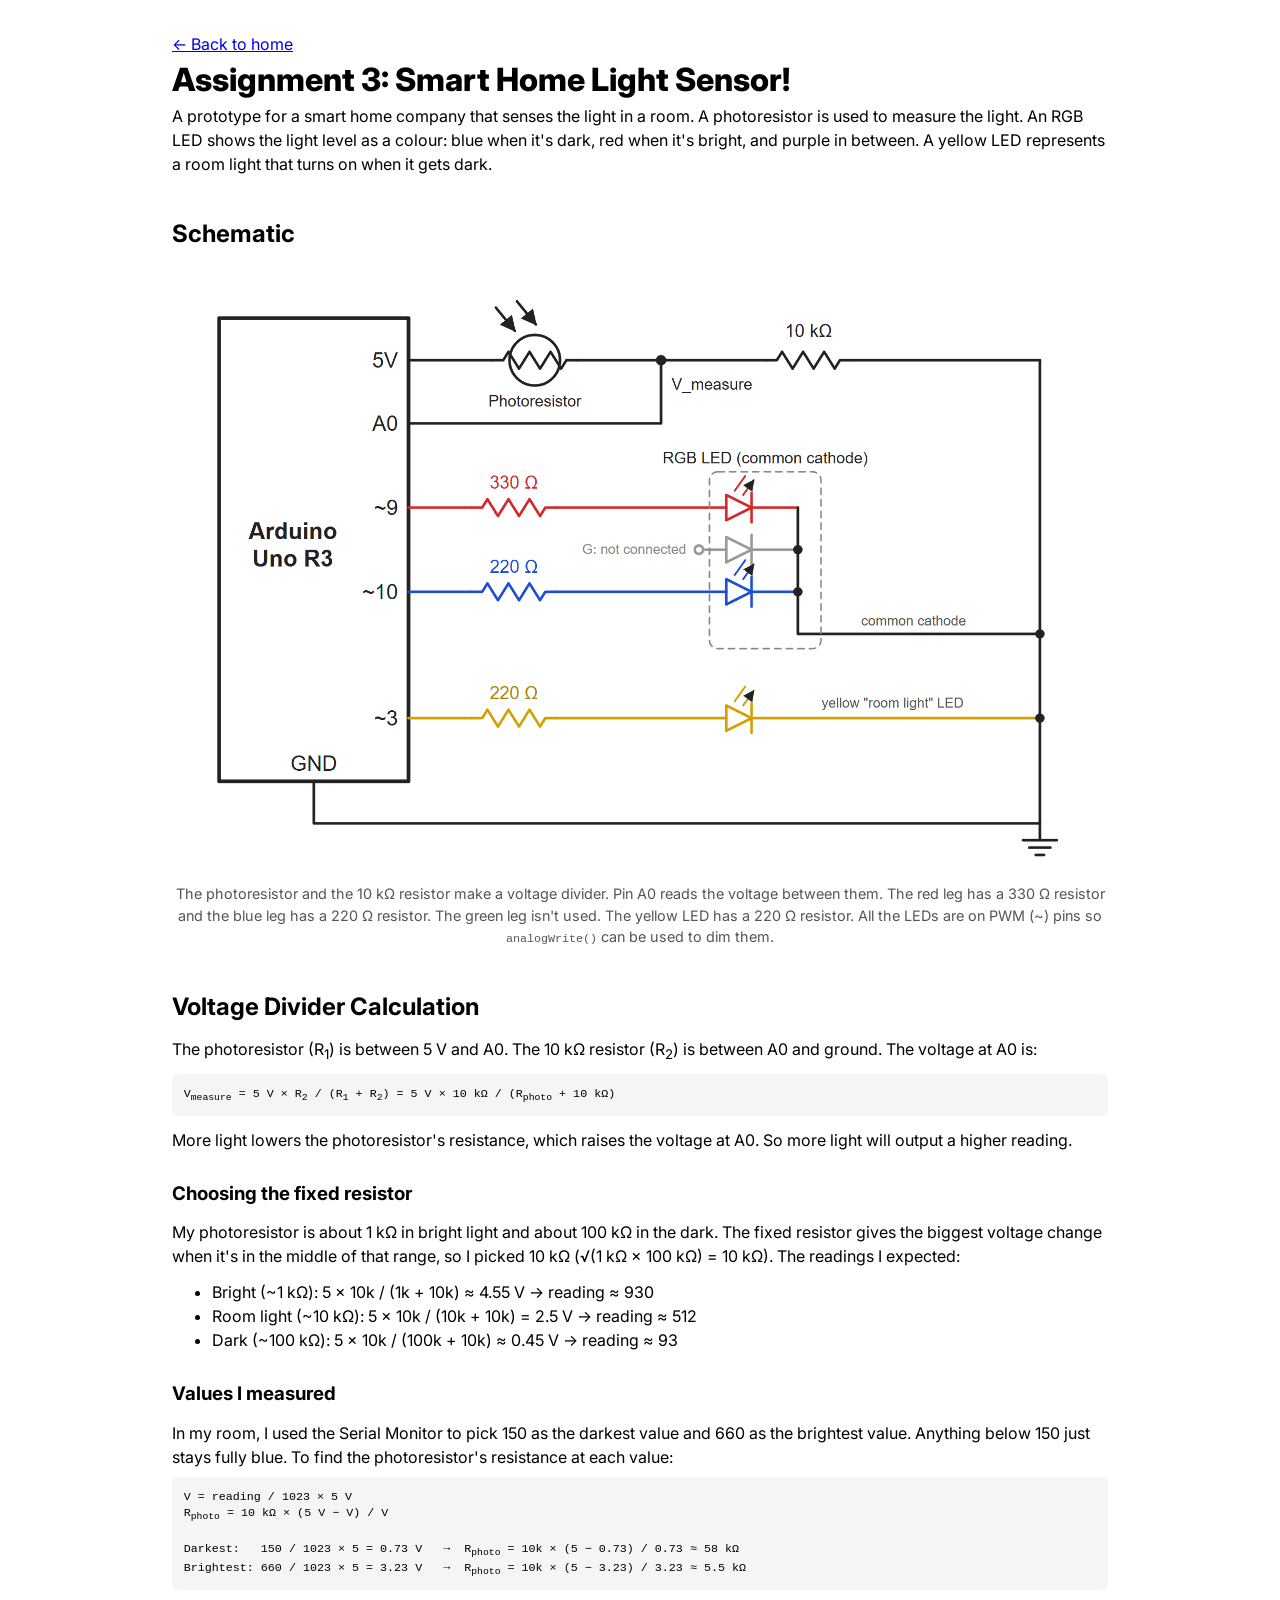
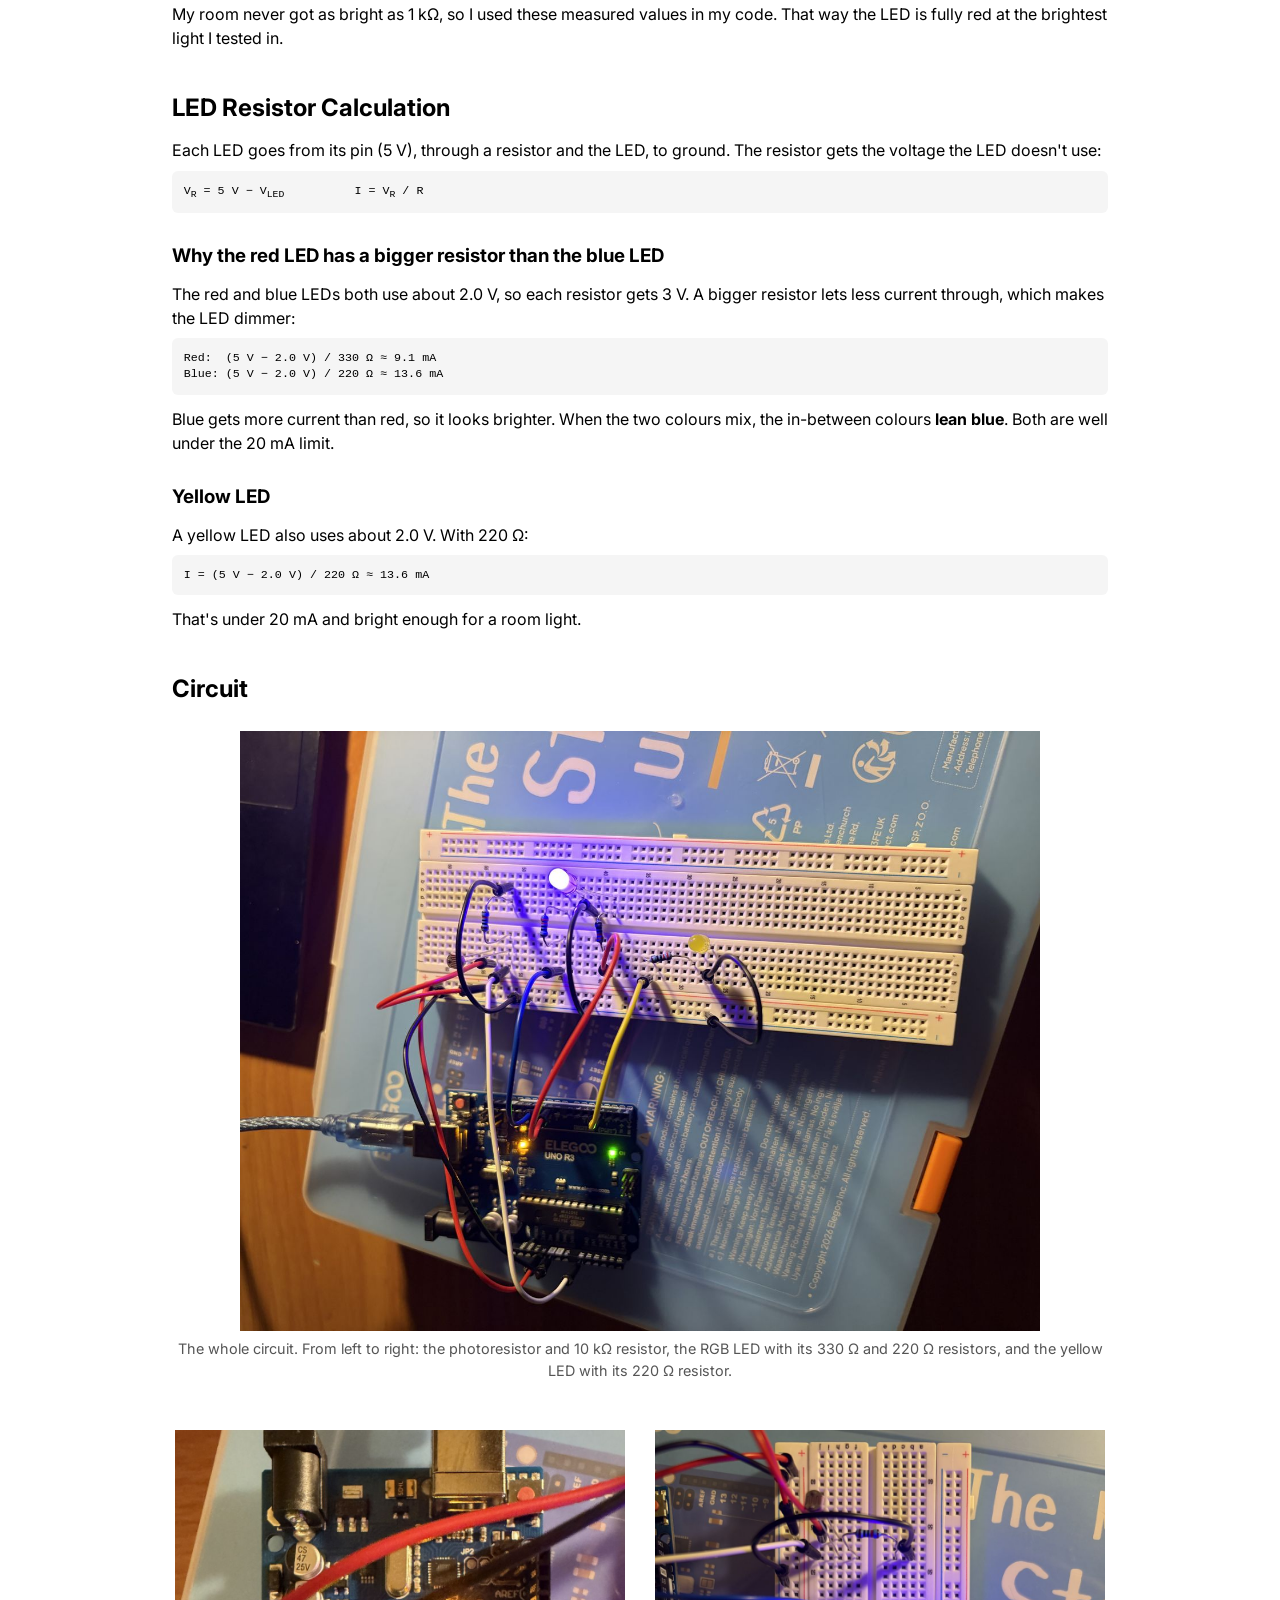
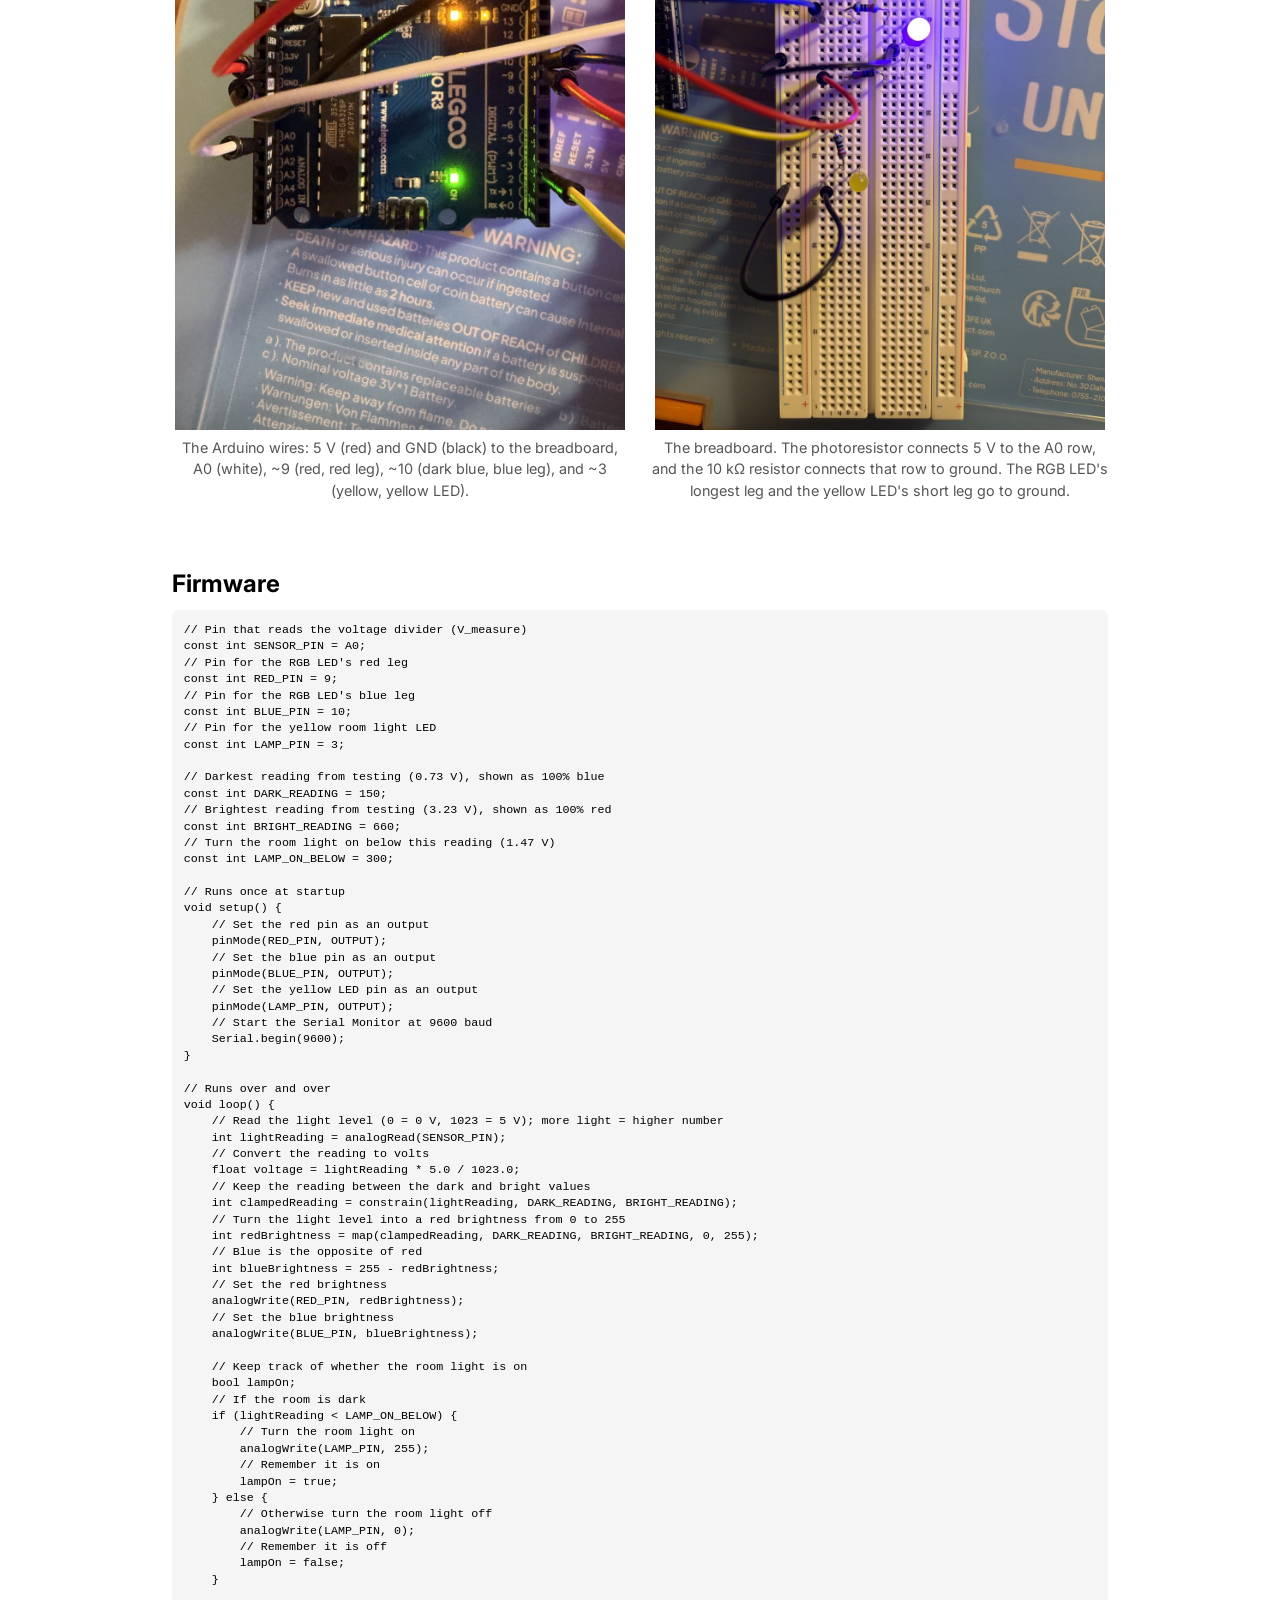
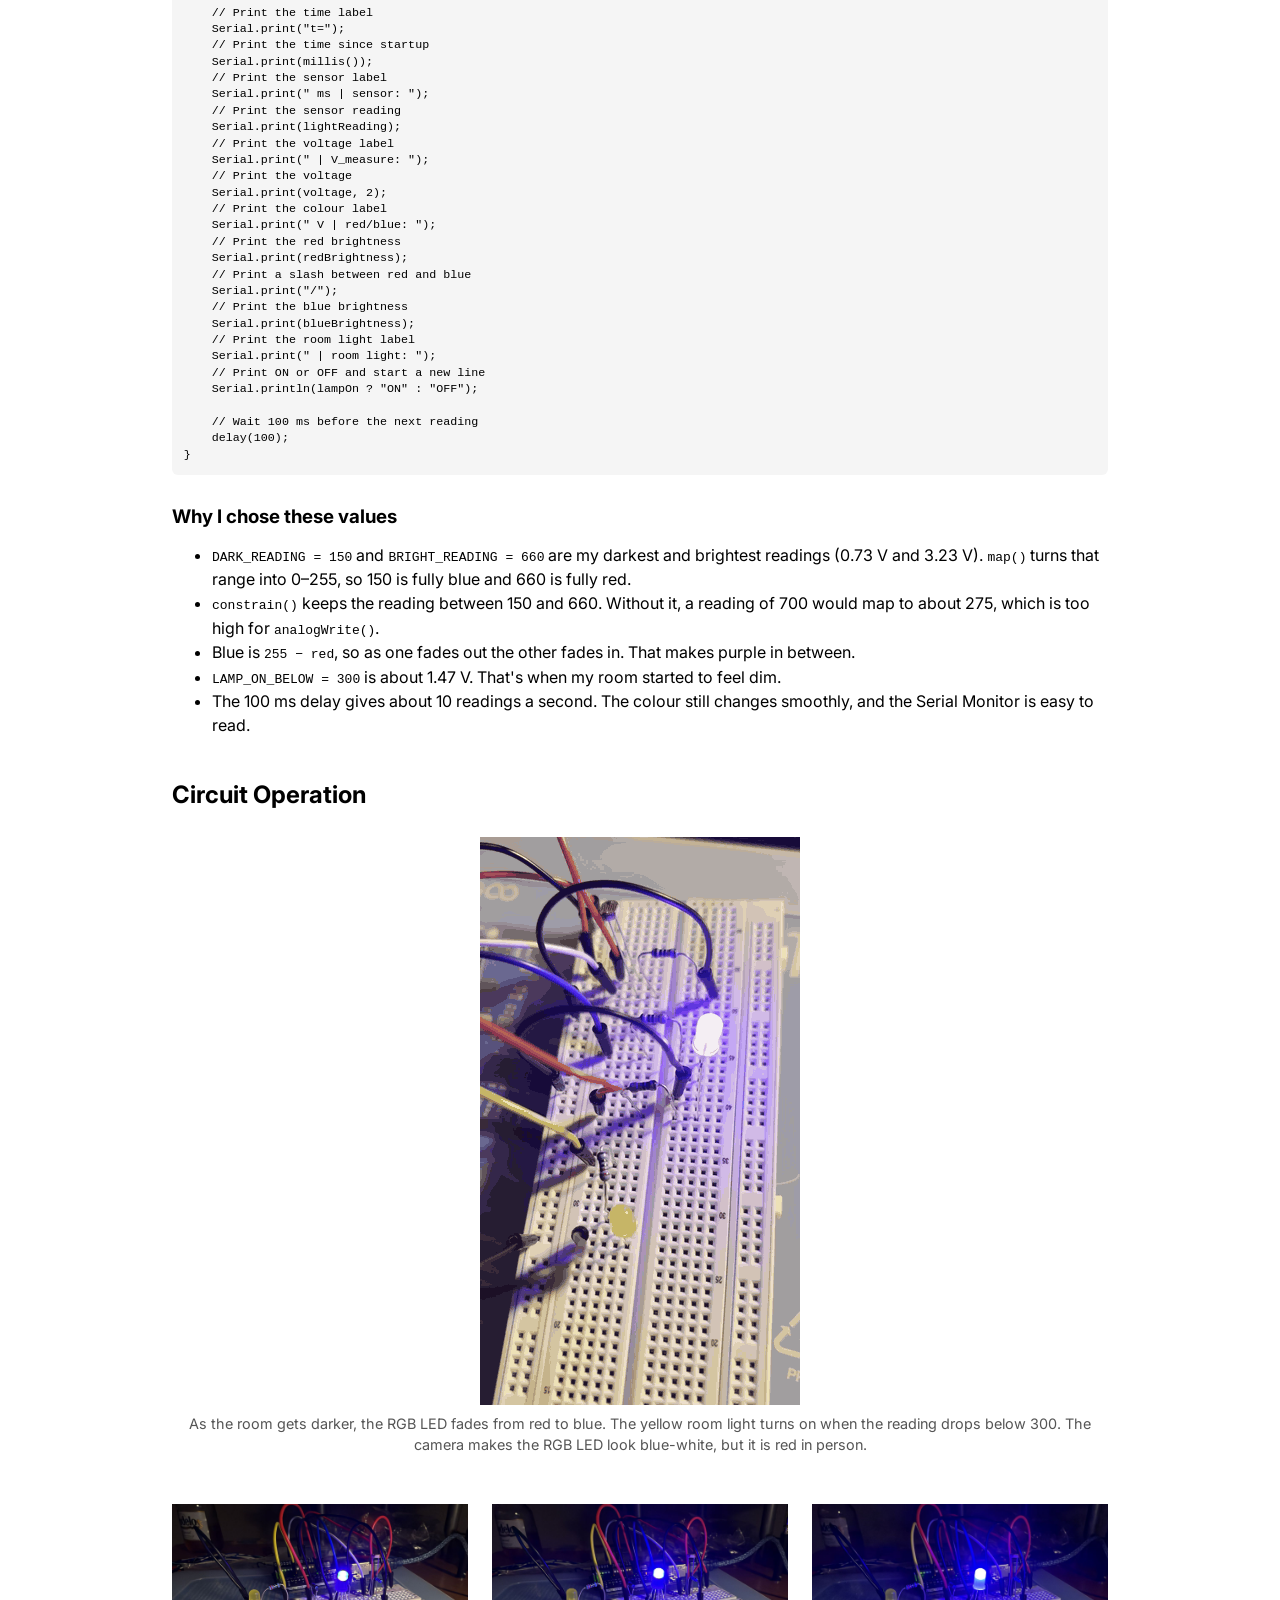
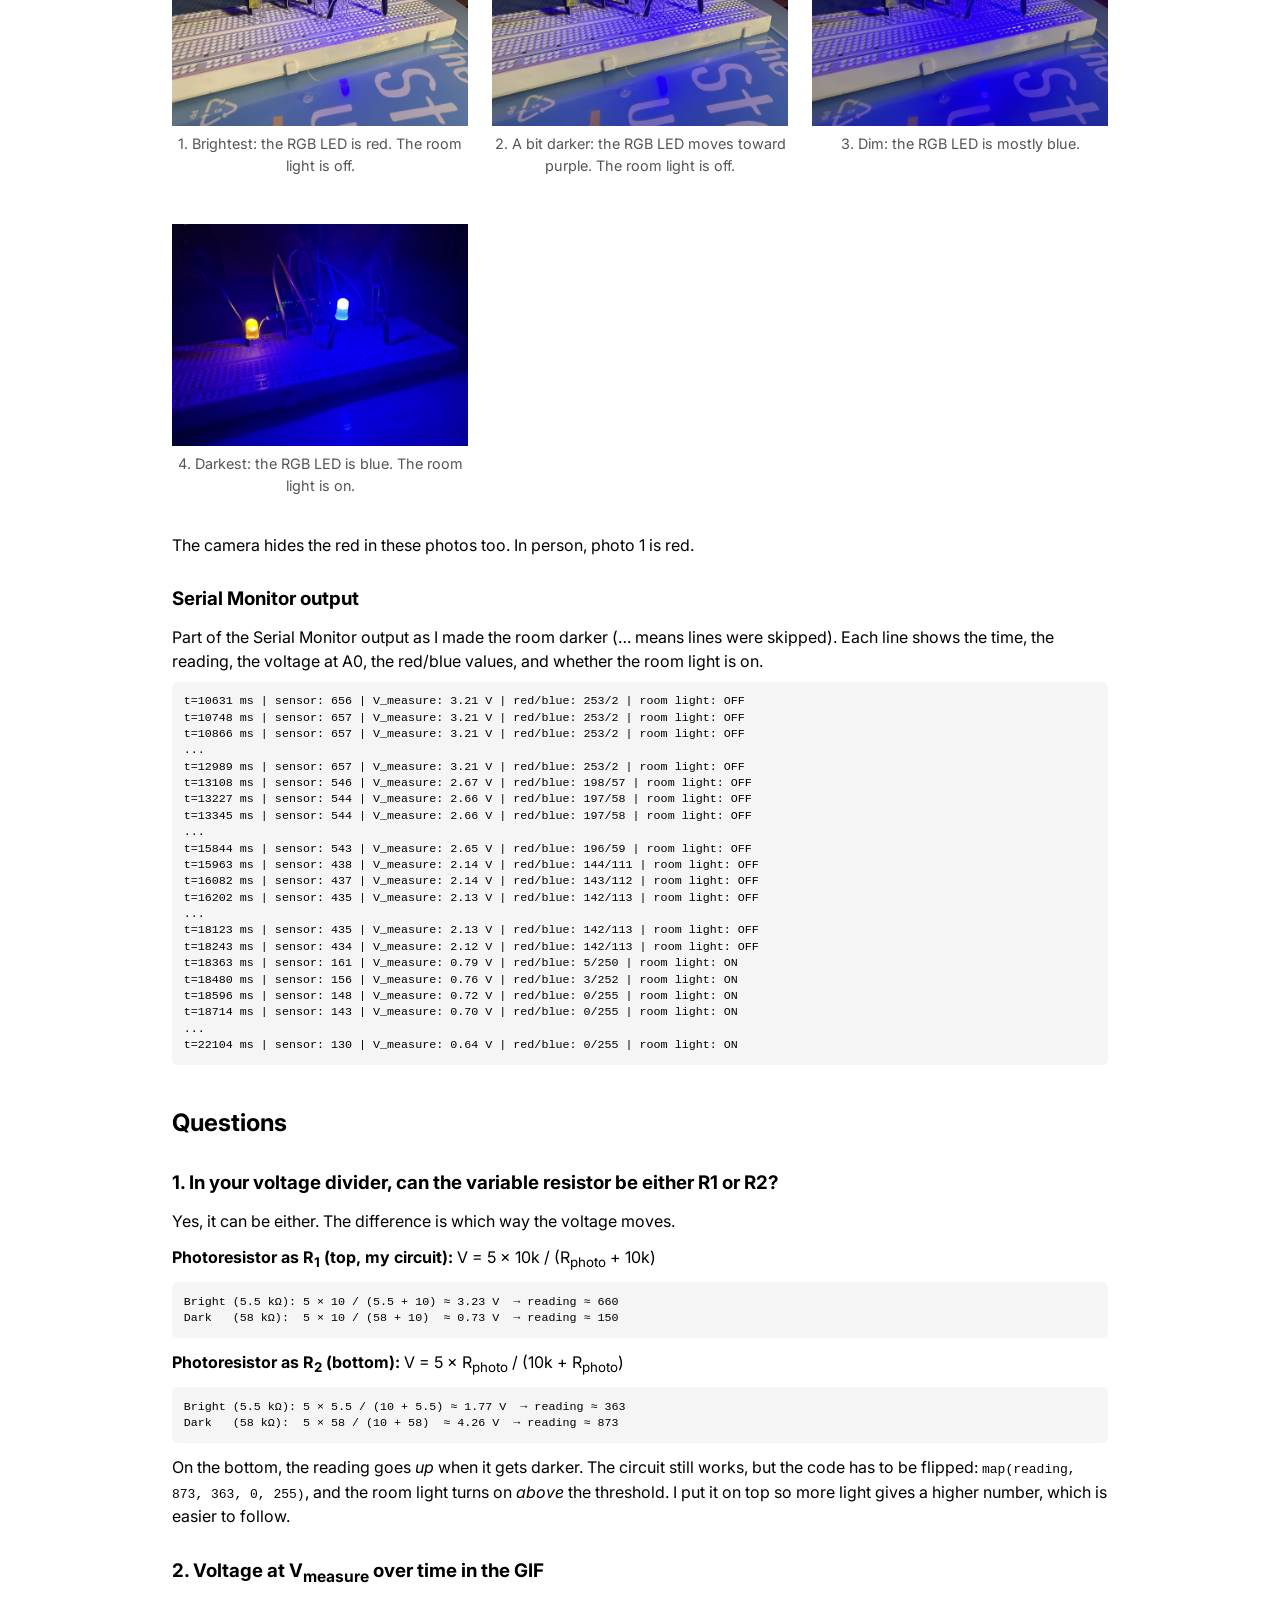
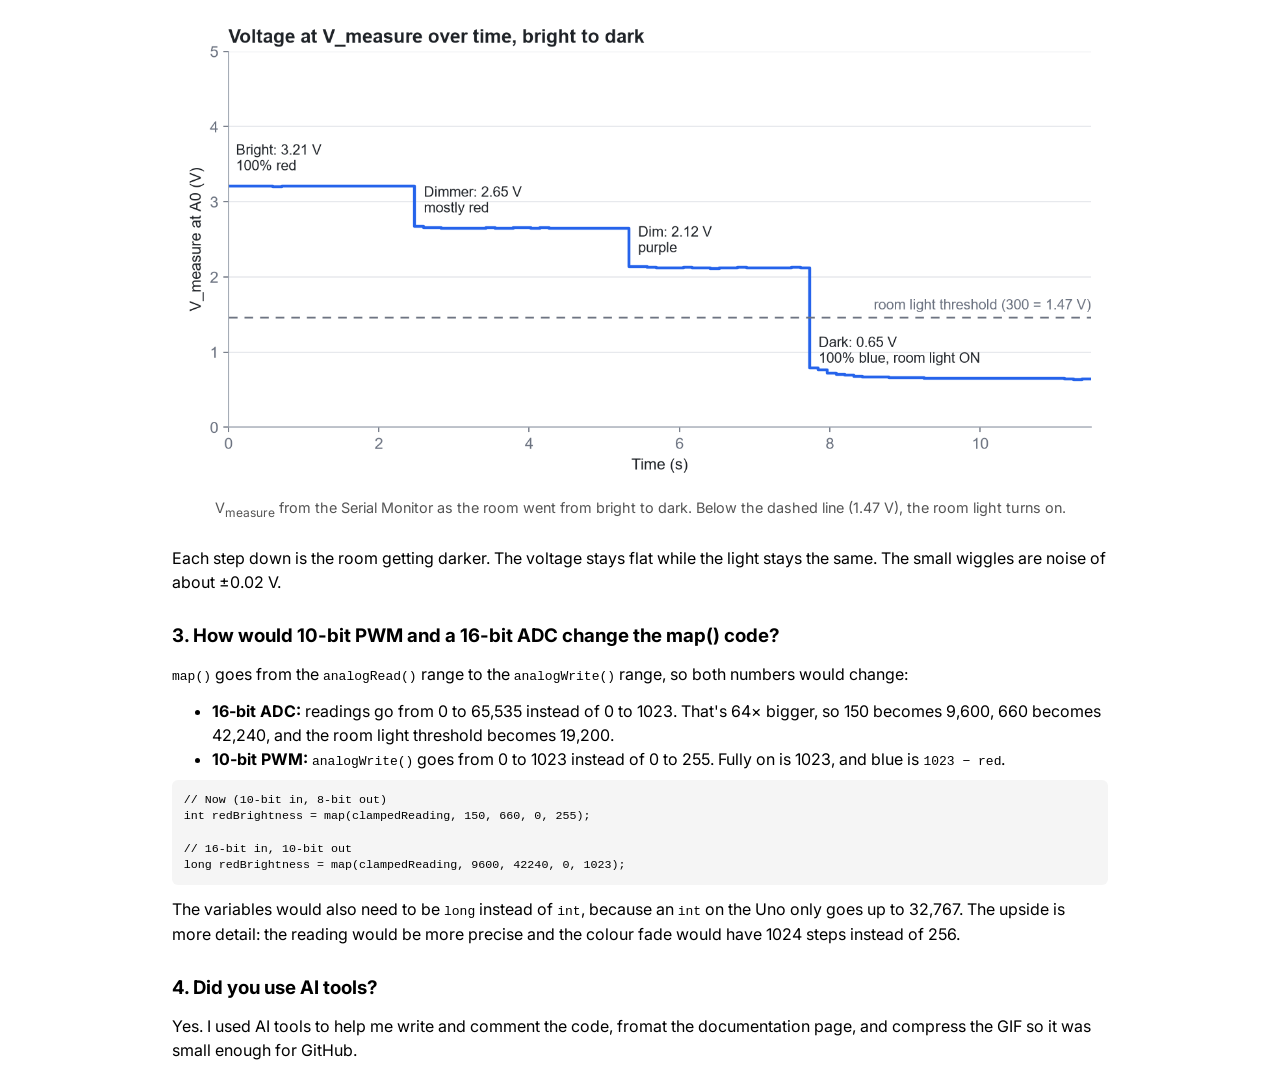
<file: docs/a3.html>
<!DOCTYPE html>
<html>
  <head>
    <meta charset="utf-8" />
    <meta name="viewport" content="width=device-width, maximum-scale=1.0" />

    <title>Anay Gokarn's HCDE 439 Assignment 3: Smart Home Light Sensor!</title>

    <link href="style.css" rel="stylesheet" type="text/css" />
  </head>
  <body>
    <p><a href="index.html">&larr; Back to home</a></p>
    <h1>Assignment 3: Smart Home Light Sensor!</h1>
    <p>
      A prototype for a smart home company that senses the light in a room. A photoresistor is used to measure the light.
      An RGB LED shows the light level as a colour: blue when it's dark, red when it's bright, and purple in between.
      A yellow LED represents a room light that turns on when it gets dark.
    </p>

    <section>
      <h2>Schematic</h2>
      <figure>
        <img src="a3-images/schematic.png" alt="Schematic of circuit" />
        <figcaption>
          The photoresistor and the 10&nbsp;k&Omega; resistor make a voltage divider. Pin A0 reads the voltage
          between them. The red leg has a 330&nbsp;&Omega; resistor and the blue leg has a 220&nbsp;&Omega; resistor. The green leg isn't used. The yellow LED has a 220&nbsp;&Omega; resistor.
          All the LEDs are on PWM (~) pins so <code>analogWrite()</code> can be used to dim them.
        </figcaption>
      </figure>
    </section>

    <section>
      <h2>Voltage Divider Calculation</h2>
      <p>
        The photoresistor (R<sub>1</sub>) is between 5&nbsp;V and A0. The 10&nbsp;k&Omega; resistor (R<sub>2</sub>)
        is between A0 and ground. The voltage at A0 is:
      </p>
      <pre class="math">V<sub>measure</sub> = 5 V &times; R<sub>2</sub> / (R<sub>1</sub> + R<sub>2</sub>) = 5 V &times; 10 k&Omega; / (R<sub>photo</sub> + 10 k&Omega;)</pre>
      <p>
        More light lowers the photoresistor's resistance, which raises the voltage at A0. So more light will output a higher reading.
      </p>

      <h3>Choosing the fixed resistor</h3>
      <p>
        My photoresistor is about 1&nbsp;k&Omega; in bright light and about 100&nbsp;k&Omega; in the dark. The fixed
        resistor gives the biggest voltage change when it's in the middle of that range, so I picked
        10&nbsp;k&Omega; (&radic;(1 k&Omega; &times; 100 k&Omega;) = 10 k&Omega;). The readings I expected:
      </p>
      <ul>
        <li>Bright (~1&nbsp;k&Omega;): 5 &times; 10k / (1k + 10k) &asymp; 4.55&nbsp;V &rarr; reading &asymp; 930</li>
        <li>Room light (~10&nbsp;k&Omega;): 5 &times; 10k / (10k + 10k) = 2.5&nbsp;V &rarr; reading &asymp; 512</li>
        <li>Dark (~100&nbsp;k&Omega;): 5 &times; 10k / (100k + 10k) &asymp; 0.45&nbsp;V &rarr; reading &asymp; 93</li>
      </ul>

      <h3>Values I measured</h3>
      <p>
        In my room, I used the Serial Monitor to pick 150 as the darkest value and 660 as the brightest value.
        Anything below 150 just stays fully blue. To find the photoresistor's resistance at each value:
      </p>
      <pre class="math">V = reading / 1023 &times; 5 V
R<sub>photo</sub> = 10 k&Omega; &times; (5 V &minus; V) / V

Darkest:   150 / 1023 &times; 5 = 0.73 V   &rarr;  R<sub>photo</sub> = 10k &times; (5 &minus; 0.73) / 0.73 &asymp; 58 k&Omega;
Brightest: 660 / 1023 &times; 5 = 3.23 V   &rarr;  R<sub>photo</sub> = 10k &times; (5 &minus; 3.23) / 3.23 &asymp; 5.5 k&Omega;</pre>
      <p>
        My room never got as bright as 1&nbsp;k&Omega;, so I used these measured values in my code. That way the LED
        is fully red at the brightest light I tested in.
      </p>
    </section>

    <section>
      <h2>LED Resistor Calculation</h2>
      <p>
        Each LED goes from its pin (5&nbsp;V), through a resistor and the LED, to ground. The resistor gets the
        voltage the LED doesn't use:
      </p>
      <pre class="math">V<sub>R</sub> = 5 V &minus; V<sub>LED</sub>          I = V<sub>R</sub> / R</pre>

      <h3>Why the red LED has a bigger resistor than the blue LED</h3>
      <p>
        The red and blue LEDs both use about 2.0&nbsp;V, so each resistor gets 3&nbsp;V. A bigger resistor lets less
        current through, which makes the LED dimmer:
      </p>
      <pre class="math">Red:  (5 V &minus; 2.0 V) / 330 &Omega; &asymp; 9.1 mA
Blue: (5 V &minus; 2.0 V) / 220 &Omega; &asymp; 13.6 mA</pre>
      <p>
        Blue gets more current than red, so it looks brighter. When the two colours mix, the in-between colours
        <strong>lean blue</strong>. Both are well under the 20&nbsp;mA limit.
      </p>

      <h3>Yellow LED</h3>
      <p>A yellow LED also uses about 2.0&nbsp;V. With 220&nbsp;&Omega;:</p>
      <pre class="math">I = (5 V &minus; 2.0 V) / 220 &Omega; &asymp; 13.6 mA</pre>
      <p>That's under 20&nbsp;mA and bright enough for a room light.</p>
    </section>

    <section>
      <h2>Circuit</h2>
      <figure>
        <img src="a3-images/circuit-overview.jpeg" alt="Top-down view of the Arduino Uno wired to a breadboard with a photoresistor, an RGB LED glowing, and a yellow LED" />
        <figcaption>
          The whole circuit. From left to right: the photoresistor and 10&nbsp;k&Omega; resistor, the RGB LED with
          its 330&nbsp;&Omega; and 220&nbsp;&Omega; resistors, and the yellow LED with its 220&nbsp;&Omega; resistor.
        </figcaption>
      </figure>
      <div class="photo-grid">
        <figure>
          <img src="a3-images/circuit-arduino.jpeg" alt="Close-up of the Arduino with wires in 5V, GND, A0, pin 3, pin 9, and pin 10" />
          <figcaption>
            The Arduino wires: 5&nbsp;V (red) and GND (black) to the breadboard, A0 (white), ~9 (red, red leg),
            ~10 (dark blue, blue leg), and ~3 (yellow, yellow LED).
          </figcaption>
        </figure>
        <figure>
          <img src="a3-images/circuit-breadboard.jpeg" alt="Top-down view of the breadboard with the photoresistor near the top, the RGB LED in the middle, and the yellow LED lower down" />
          <figcaption>
            The breadboard. The photoresistor connects 5&nbsp;V to the A0 row, and the 10&nbsp;k&Omega; resistor
            connects that row to ground. The RGB LED's longest leg and the yellow LED's short leg go to ground.
          </figcaption>
        </figure>
      </div>
    </section>

    <section>
      <h2>Firmware</h2>
<pre class="code"><code>// Pin that reads the voltage divider (V_measure)
const int SENSOR_PIN = A0;
// Pin for the RGB LED's red leg
const int RED_PIN = 9;
// Pin for the RGB LED's blue leg
const int BLUE_PIN = 10;
// Pin for the yellow room light LED
const int LAMP_PIN = 3;

// Darkest reading from testing (0.73 V), shown as 100% blue
const int DARK_READING = 150;
// Brightest reading from testing (3.23 V), shown as 100% red
const int BRIGHT_READING = 660;
// Turn the room light on below this reading (1.47 V)
const int LAMP_ON_BELOW = 300;

// Runs once at startup
void setup() {
    // Set the red pin as an output
    pinMode(RED_PIN, OUTPUT);
    // Set the blue pin as an output
    pinMode(BLUE_PIN, OUTPUT);
    // Set the yellow LED pin as an output
    pinMode(LAMP_PIN, OUTPUT);
    // Start the Serial Monitor at 9600 baud
    Serial.begin(9600);
}

// Runs over and over
void loop() {
    // Read the light level (0 = 0 V, 1023 = 5 V); more light = higher number
    int lightReading = analogRead(SENSOR_PIN);
    // Convert the reading to volts
    float voltage = lightReading * 5.0 / 1023.0;
    // Keep the reading between the dark and bright values
    int clampedReading = constrain(lightReading, DARK_READING, BRIGHT_READING);
    // Turn the light level into a red brightness from 0 to 255
    int redBrightness = map(clampedReading, DARK_READING, BRIGHT_READING, 0, 255);
    // Blue is the opposite of red
    int blueBrightness = 255 - redBrightness;
    // Set the red brightness
    analogWrite(RED_PIN, redBrightness);
    // Set the blue brightness
    analogWrite(BLUE_PIN, blueBrightness);

    // Keep track of whether the room light is on
    bool lampOn;
    // If the room is dark
    if (lightReading &lt; LAMP_ON_BELOW) {
        // Turn the room light on
        analogWrite(LAMP_PIN, 255);
        // Remember it is on
        lampOn = true;
    } else {
        // Otherwise turn the room light off
        analogWrite(LAMP_PIN, 0);
        // Remember it is off
        lampOn = false;
    }

    // Print the time label
    Serial.print("t=");
    // Print the time since startup
    Serial.print(millis());
    // Print the sensor label
    Serial.print(" ms | sensor: ");
    // Print the sensor reading
    Serial.print(lightReading);
    // Print the voltage label
    Serial.print(" | V_measure: ");
    // Print the voltage
    Serial.print(voltage, 2);
    // Print the colour label
    Serial.print(" V | red/blue: ");
    // Print the red brightness
    Serial.print(redBrightness);
    // Print a slash between red and blue
    Serial.print("/");
    // Print the blue brightness
    Serial.print(blueBrightness);
    // Print the room light label
    Serial.print(" | room light: ");
    // Print ON or OFF and start a new line
    Serial.println(lampOn ? "ON" : "OFF");

    // Wait 100 ms before the next reading
    delay(100);
}</code></pre>

      <h3>Why I chose these values</h3>
      <ul>
        <li>
          <code>DARK_READING = 150</code> and <code>BRIGHT_READING = 660</code> are my darkest and brightest readings
          (0.73&nbsp;V and 3.23&nbsp;V). <code>map()</code> turns that range into 0&ndash;255, so 150 is fully blue
          and 660 is fully red.
        </li>
        <li>
          <code>constrain()</code> keeps the reading between 150 and 660. Without it, a reading of 700 would map to
          about 275, which is too high for <code>analogWrite()</code>.
        </li>
        <li>
          Blue is <code>255 &minus; red</code>, so as one fades out the other fades in. That makes purple in between.
        </li>
        <li>
          <code>LAMP_ON_BELOW = 300</code> is about 1.47&nbsp;V. That's when my room started to feel dim.
        </li>
        <li>
          The 100&nbsp;ms delay gives about 10 readings a second. The colour still changes smoothly, and the
          Serial Monitor is easy to read.
        </li>
      </ul>
    </section>

    <section>
      <h2>Circuit Operation</h2>
      <figure>
        <img class="gif" src="a3-images/circuit-operation.gif" alt="Animated GIF of the circuit as the light around it changes, with the yellow LED turning on when it gets dark" />
        <figcaption>
          As the room gets darker, the RGB LED fades from red to blue. The yellow room light turns on when the
          reading drops below 300. The camera makes the RGB LED look blue-white, but it is red in person.
        </figcaption>
      </figure>
      <div class="photo-grid">
        <figure>
          <img src="a3-images/state-1-brightest.jpeg" alt="Circuit in the brightest state, yellow LED off" />
          <figcaption>1. Brightest: the RGB LED is red. The room light is off.</figcaption>
        </figure>
        <figure>
          <img src="a3-images/state-2.jpeg" alt="Circuit in a slightly darker state, yellow LED off" />
          <figcaption>2. A bit darker: the RGB LED moves toward purple. The room light is off.</figcaption>
        </figure>
        <figure>
          <img src="a3-images/state-3.jpeg" alt="Circuit in a dim state, yellow LED off" />
          <figcaption>3. Dim: the RGB LED is mostly blue.</figcaption>
        </figure>
        <figure>
          <img src="a3-images/state-4-darkest.jpeg" alt="Circuit in the dark, RGB LED blue and yellow LED on" />
          <figcaption>4. Darkest: the RGB LED is blue. The room light is on.</figcaption>
        </figure>
      </div>
      <p>The camera hides the red in these photos too. In person, photo 1 is red.</p>

      <h3>Serial Monitor output</h3>
      <p>
        Part of the Serial Monitor output as I made the room darker (&hellip; means lines were skipped). Each line
        shows the time, the reading, the voltage at A0, the red/blue values, and whether the room light is on.
      </p>
<pre class="code"><code>t=10631 ms | sensor: 656 | V_measure: 3.21 V | red/blue: 253/2 | room light: OFF
t=10748 ms | sensor: 657 | V_measure: 3.21 V | red/blue: 253/2 | room light: OFF
t=10866 ms | sensor: 657 | V_measure: 3.21 V | red/blue: 253/2 | room light: OFF
...
t=12989 ms | sensor: 657 | V_measure: 3.21 V | red/blue: 253/2 | room light: OFF
t=13108 ms | sensor: 546 | V_measure: 2.67 V | red/blue: 198/57 | room light: OFF
t=13227 ms | sensor: 544 | V_measure: 2.66 V | red/blue: 197/58 | room light: OFF
t=13345 ms | sensor: 544 | V_measure: 2.66 V | red/blue: 197/58 | room light: OFF
...
t=15844 ms | sensor: 543 | V_measure: 2.65 V | red/blue: 196/59 | room light: OFF
t=15963 ms | sensor: 438 | V_measure: 2.14 V | red/blue: 144/111 | room light: OFF
t=16082 ms | sensor: 437 | V_measure: 2.14 V | red/blue: 143/112 | room light: OFF
t=16202 ms | sensor: 435 | V_measure: 2.13 V | red/blue: 142/113 | room light: OFF
...
t=18123 ms | sensor: 435 | V_measure: 2.13 V | red/blue: 142/113 | room light: OFF
t=18243 ms | sensor: 434 | V_measure: 2.12 V | red/blue: 142/113 | room light: OFF
t=18363 ms | sensor: 161 | V_measure: 0.79 V | red/blue: 5/250 | room light: ON
t=18480 ms | sensor: 156 | V_measure: 0.76 V | red/blue: 3/252 | room light: ON
t=18596 ms | sensor: 148 | V_measure: 0.72 V | red/blue: 0/255 | room light: ON
t=18714 ms | sensor: 143 | V_measure: 0.70 V | red/blue: 0/255 | room light: ON
...
t=22104 ms | sensor: 130 | V_measure: 0.64 V | red/blue: 0/255 | room light: ON</code></pre>
    </section>

    <section>
      <h2>Questions</h2>

      <h3>1. In your voltage divider, can the variable resistor be either R1 or R2?</h3>
      <p>Yes, it can be either. The difference is which way the voltage moves.</p>
      <p>
        <strong>Photoresistor as R<sub>1</sub> (top, my circuit):</strong> V = 5 &times; 10k / (R<sub>photo</sub> + 10k)
      </p>
      <pre class="math">Bright (5.5 k&Omega;): 5 &times; 10 / (5.5 + 10) &asymp; 3.23 V  &rarr; reading &asymp; 660
Dark   (58 k&Omega;):  5 &times; 10 / (58 + 10)  &asymp; 0.73 V  &rarr; reading &asymp; 150</pre>
      <p>
        <strong>Photoresistor as R<sub>2</sub> (bottom):</strong> V = 5 &times; R<sub>photo</sub> / (10k + R<sub>photo</sub>)
      </p>
      <pre class="math">Bright (5.5 k&Omega;): 5 &times; 5.5 / (10 + 5.5) &asymp; 1.77 V  &rarr; reading &asymp; 363
Dark   (58 k&Omega;):  5 &times; 58 / (10 + 58)  &asymp; 4.26 V  &rarr; reading &asymp; 873</pre>
      <p>
        On the bottom, the reading goes <em>up</em> when it gets darker. The circuit still works, but the code has to
        be flipped: <code>map(reading, 873, 363, 0, 255)</code>, and the room light turns on <em>above</em> the
        threshold. I put it on top so more light gives a higher number, which is easier to follow.
      </p>

      <h3>2. Voltage at V<sub>measure</sub> over time in the GIF</h3>
      <figure>
        <img src="a3-images/voltage-graph.png" alt="Step graph of V_measure over about 11.5 seconds: 3.21 V, then 2.65 V, then 2.12 V, then dropping below the 1.47 V room light threshold to about 0.65 V" />
        <figcaption>
          V<sub>measure</sub> from the Serial Monitor as the room went from bright to dark. Below the dashed line
          (1.47&nbsp;V), the room light turns on.
        </figcaption>
      </figure>
      <p>
        Each step down is the room getting darker. The voltage stays flat while the light stays the same. The small
        wiggles are noise of about &plusmn;0.02&nbsp;V.
      </p>

      <h3>3. How would 10-bit PWM and a 16-bit ADC change the map() code?</h3>
      <p>
        <code>map()</code> goes from the <code>analogRead()</code> range to the <code>analogWrite()</code> range,
        so both numbers would change:
      </p>
      <ul>
        <li>
          <strong>16-bit ADC:</strong> readings go from 0 to 65,535 instead of 0 to 1023. That's 64&times; bigger, so
          150 becomes 9,600, 660 becomes 42,240, and the room light threshold becomes 19,200.
        </li>
        <li>
          <strong>10-bit PWM:</strong> <code>analogWrite()</code> goes from 0 to 1023 instead of 0 to 255. Fully on
          is 1023, and blue is <code>1023 &minus; red</code>.
        </li>
      </ul>
      <pre class="math">// Now (10-bit in, 8-bit out)
int redBrightness = map(clampedReading, 150, 660, 0, 255);

// 16-bit in, 10-bit out
long redBrightness = map(clampedReading, 9600, 42240, 0, 1023);</pre>
      <p>
        The variables would also need to be <code>long</code> instead of <code>int</code>, because an
        <code>int</code> on the Uno only goes up to 32,767. The upside is more detail: the reading would be more
        precise and the colour fade would have 1024 steps instead of 256.
      </p>

      <h3>4. Did you use AI tools?</h3>
      <p>Yes. I used AI tools to help me write and comment the code, fromat the documentation
        page, and compress the GIF so it was small enough for GitHub.</p>
    </section>
  </body>
</html>
</file>
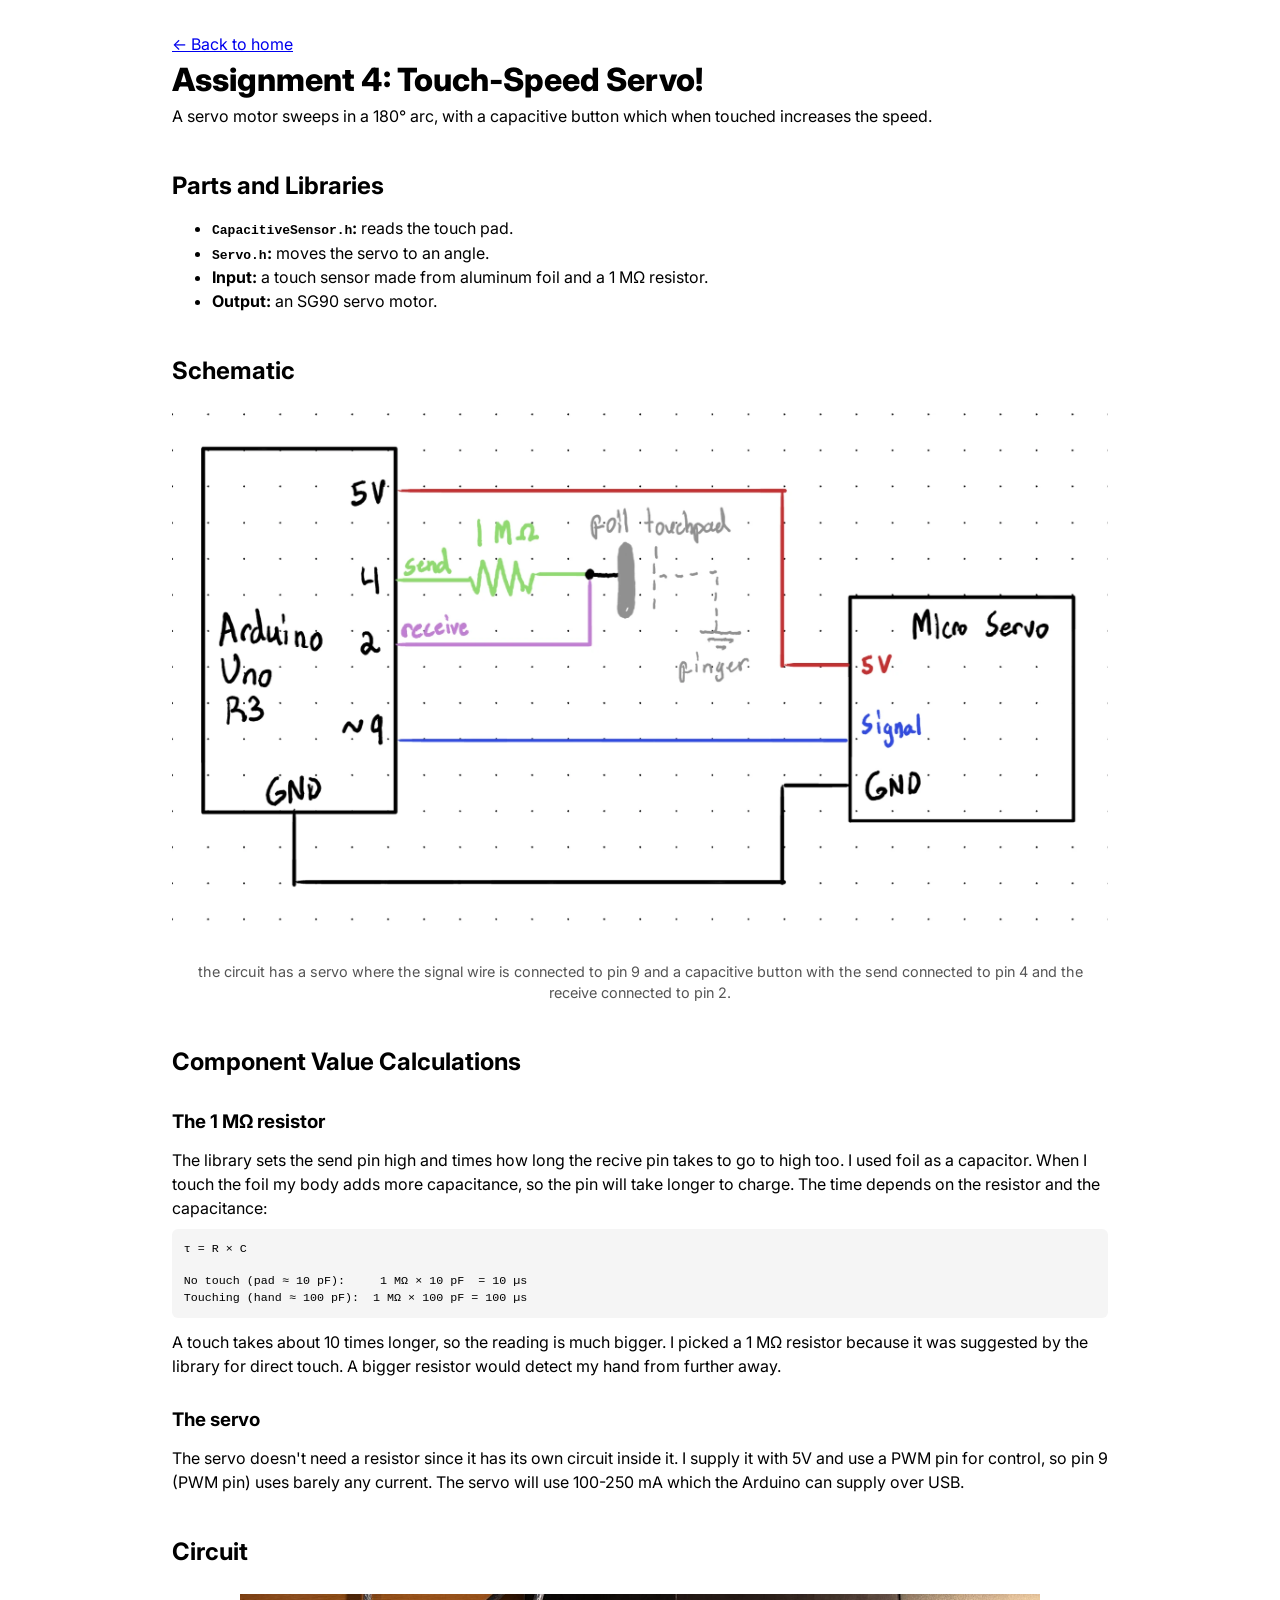
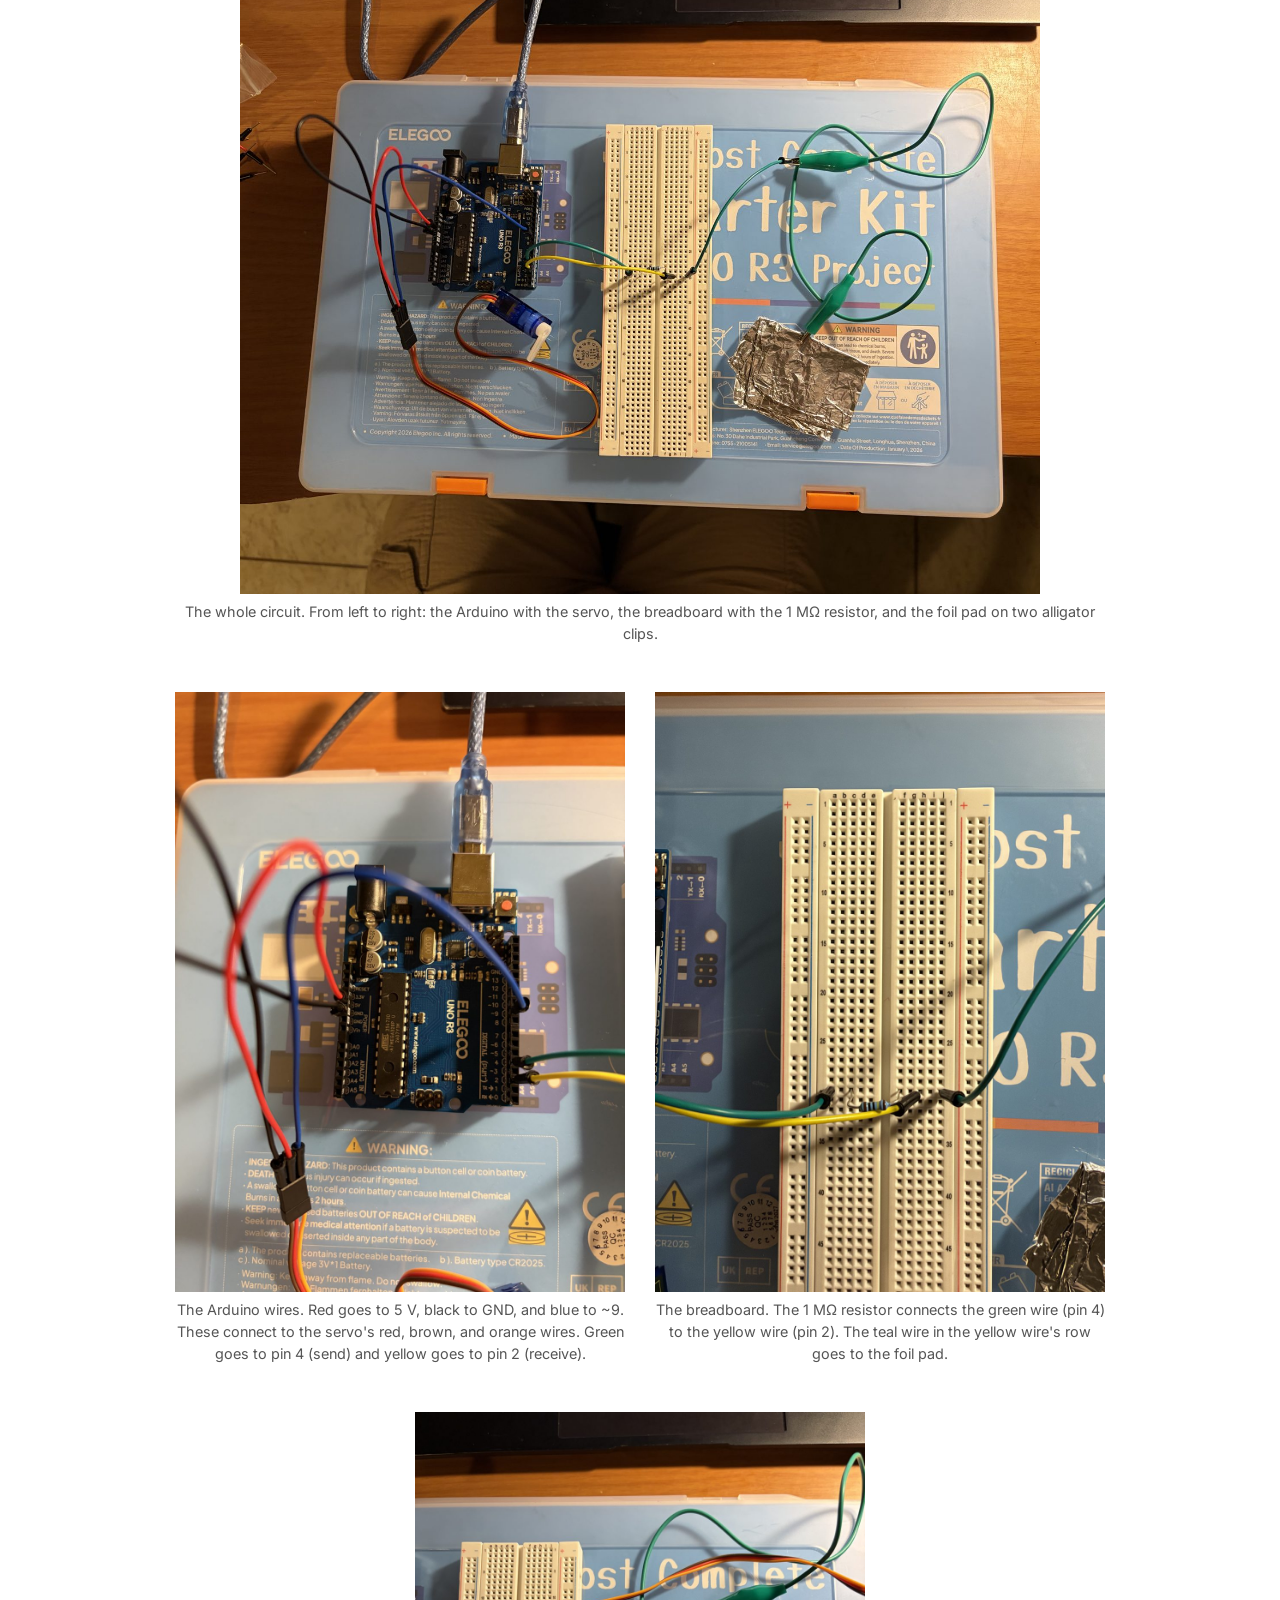
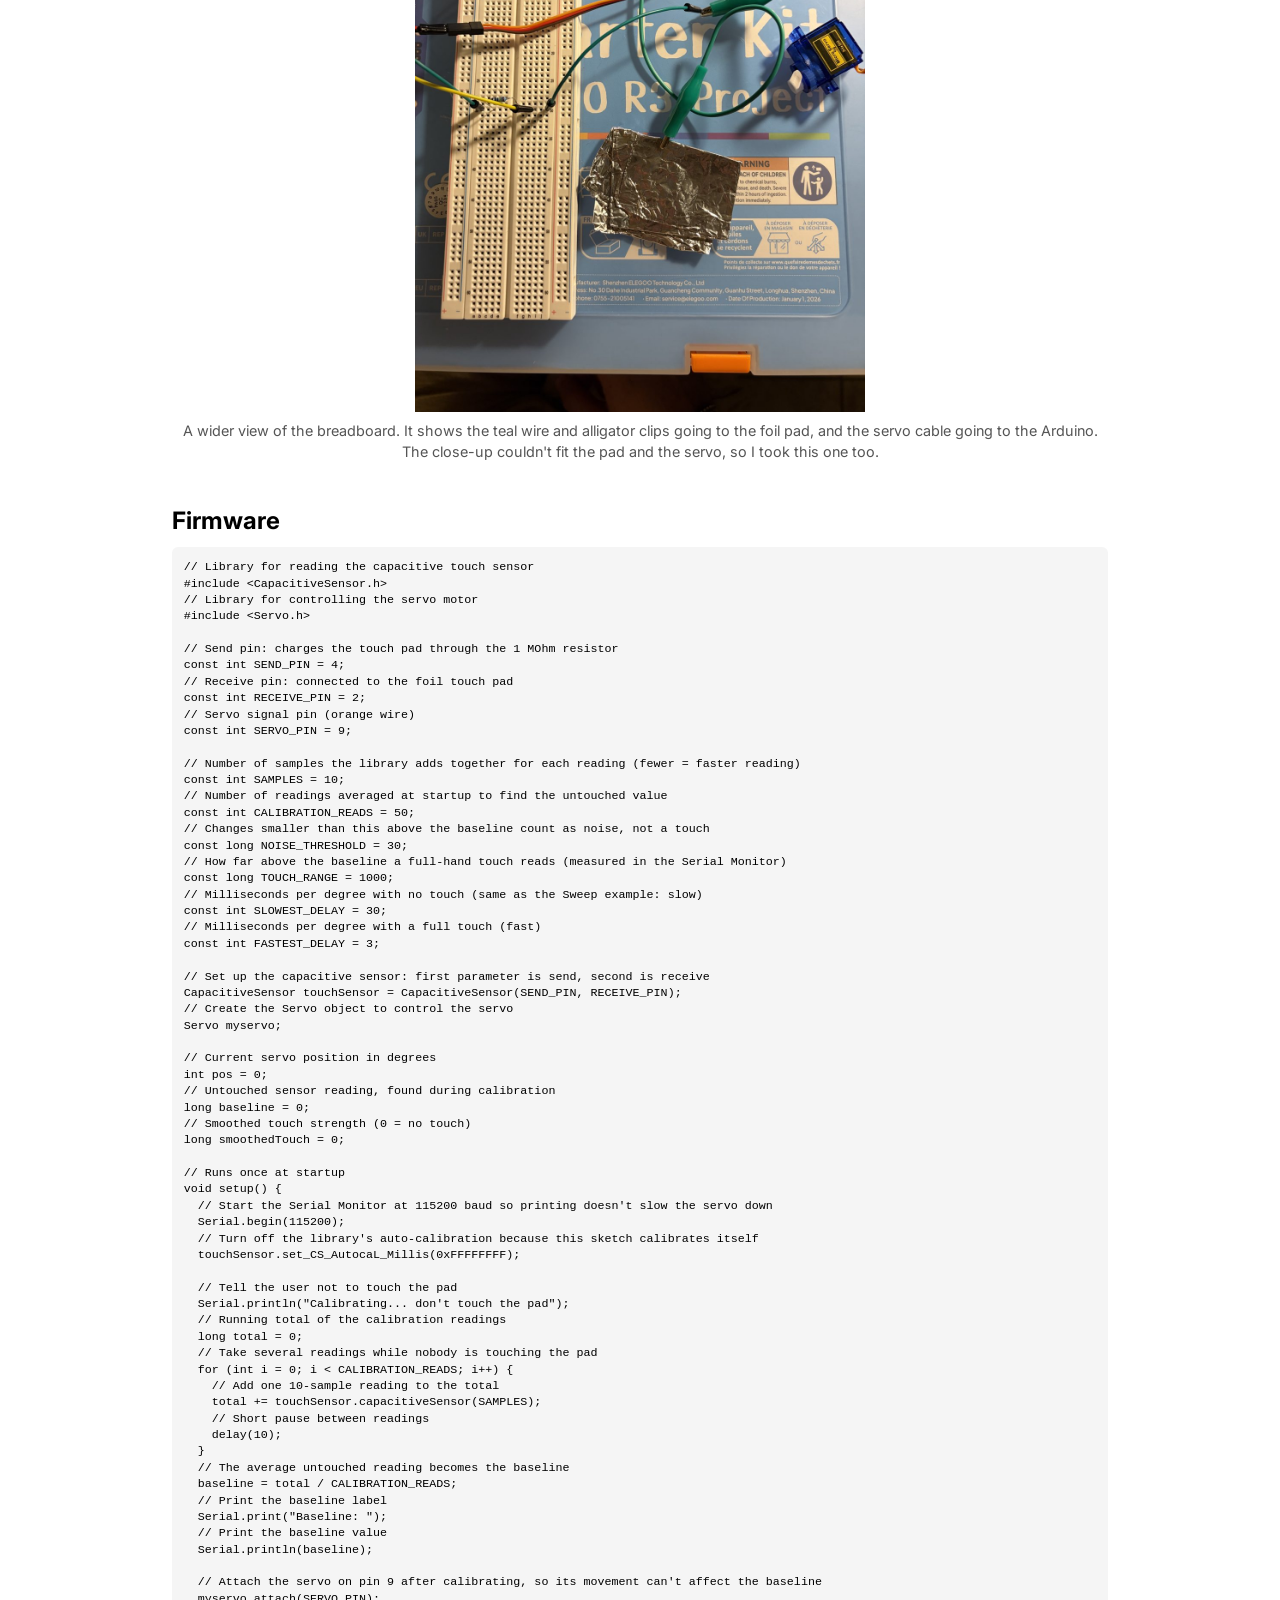
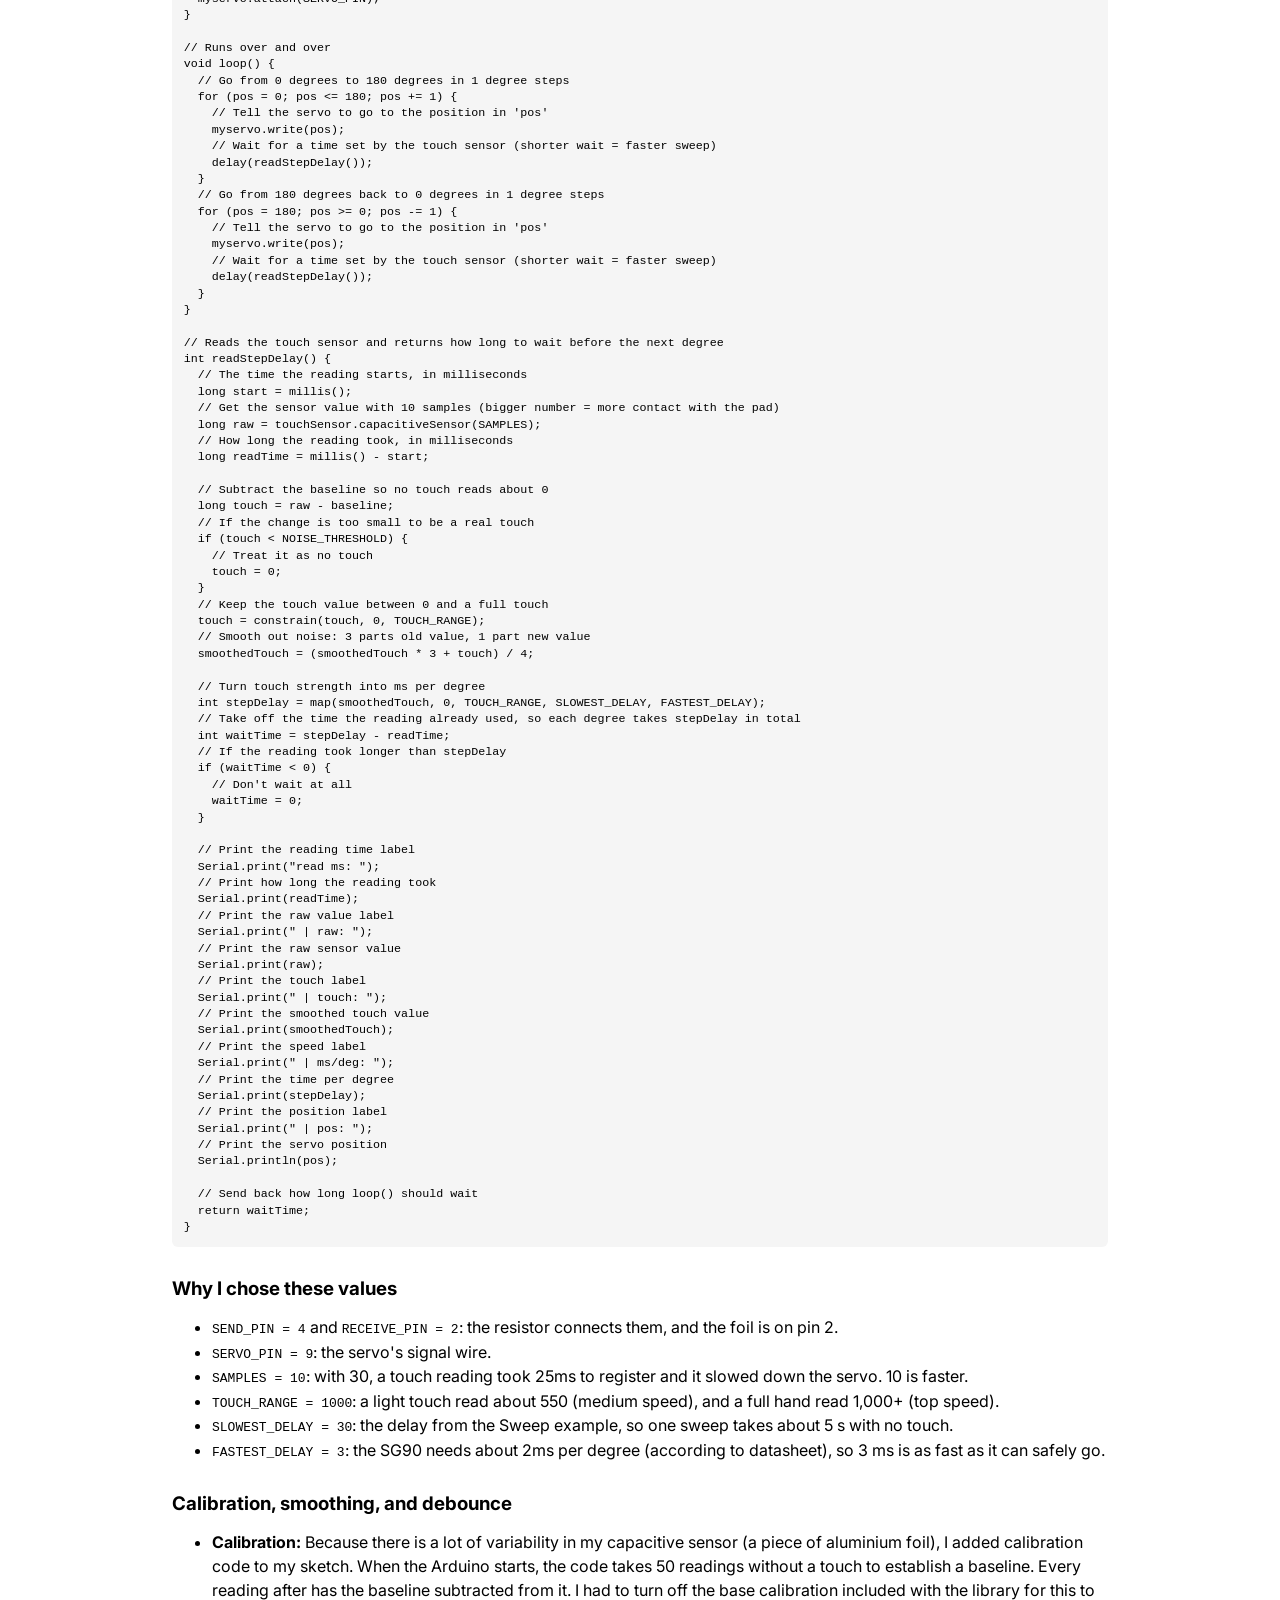
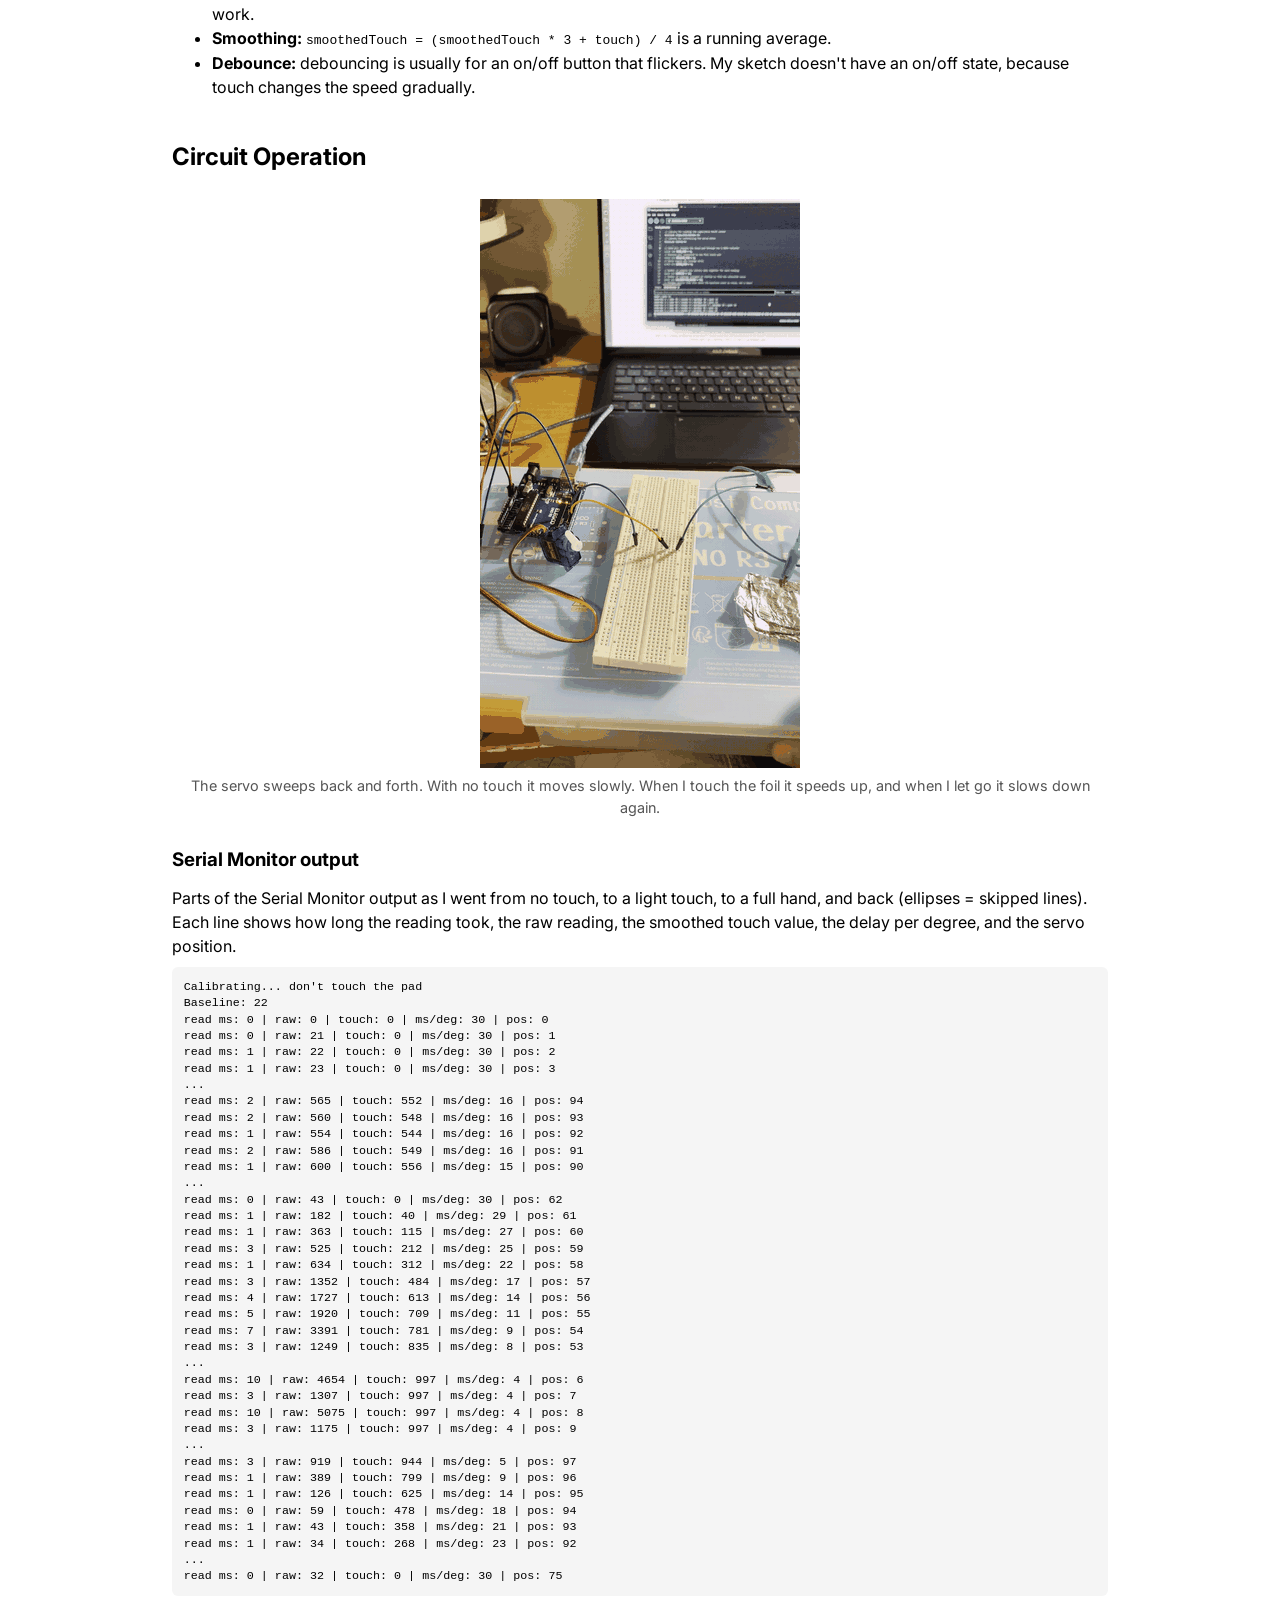
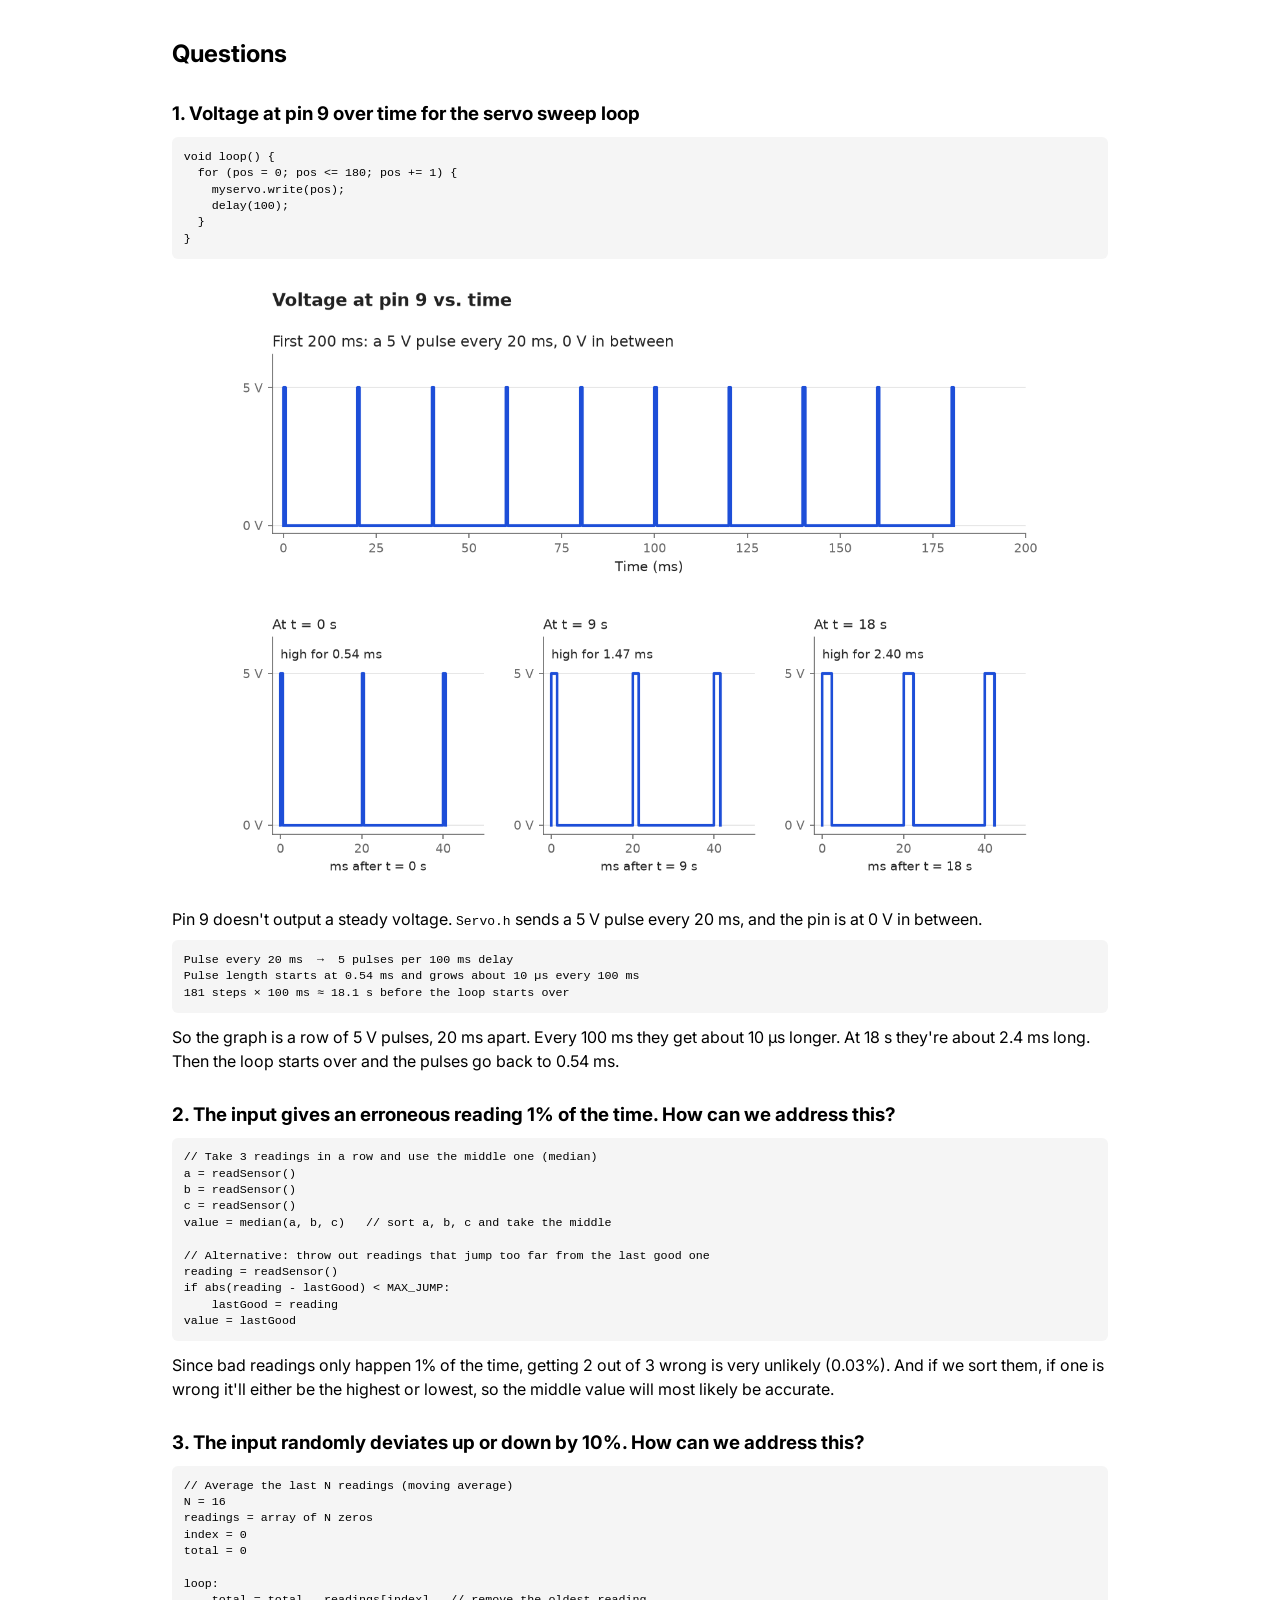
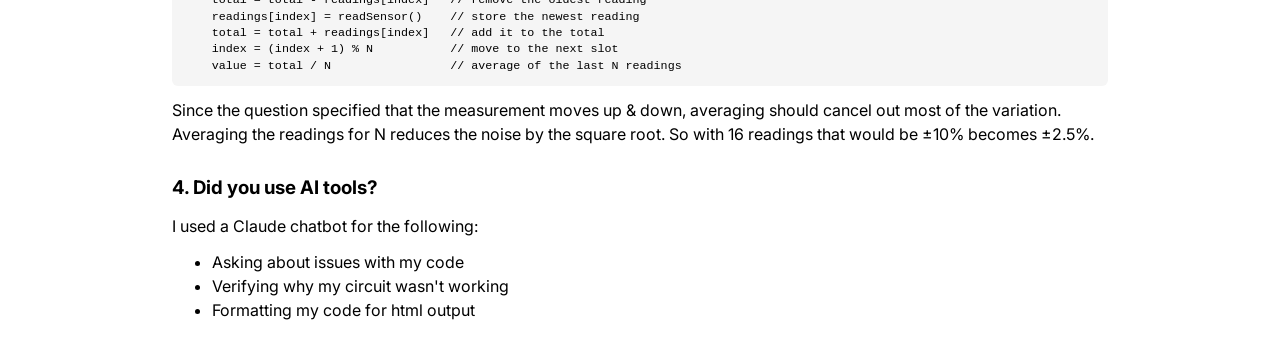
<file: docs/a4.html>
<!DOCTYPE html>
<html>
  <head>
    <meta charset="utf-8" />
    <meta name="viewport" content="width=device-width, maximum-scale=1.0" />

    <title>Anay Gokarn's HCDE 439 Assignment 4: Touch-Speed Servo!</title>

    <link href="style.css" rel="stylesheet" type="text/css" />
  </head>
  <body>
    <p><a href="index.html">&larr; Back to home</a></p>
    <h1>Assignment 4: Touch-Speed Servo!</h1>
    <p>
      A servo motor sweeps in a 180&deg; arc, with a capacitive button which when touched increases the speed.
    </p>

    <section>
      <h2>Parts and Libraries</h2>
      <ul>
        <li><strong><code>CapacitiveSensor.h</code>:</strong> reads the touch pad.</li>
        <li><strong><code>Servo.h</code>:</strong> moves the servo to an angle.</li>
        <li><strong>Input:</strong> a touch sensor made from aluminum foil and a 1&nbsp;M&Omega; resistor.</li>
        <li><strong>Output:</strong> an SG90 servo motor.</li>
      </ul>
    </section>

    <section>
      <h2>Schematic</h2>
      <figure>
        <img src="a4-images/schematic.png" />
        <figcaption>
          the circuit has a servo where the signal wire is connected to pin 9 and a capacitive button with the send
          connected to pin 4 and the receive connected to pin 2.
        </figcaption>
      </figure>
    </section>

    <section>
      <h2>Component Value Calculations</h2>

      <h3>The 1&nbsp;M&Omega; resistor</h3>
      <p>
        The library sets the send pin high and times how long the recive pin takes to go to high too. I used foil as
        a capacitor. When I touch the foil my body adds more capacitance, so the pin will take longer to charge. The
        time depends on the resistor and the capacitance:
      </p>
      <pre class="math">&tau; = R &times; C

No touch (pad &asymp; 10 pF):     1 M&Omega; &times; 10 pF  = 10 &micro;s
Touching (hand &asymp; 100 pF):  1 M&Omega; &times; 100 pF = 100 &micro;s</pre>
      <p>
        A touch takes about 10 times longer, so the reading is much bigger. I picked a 1&nbsp;M&Omega; resistor
        because it was suggested by the library for direct touch. A bigger resistor would detect my hand from
        further away.
      </p>

      <h3>The servo</h3>
      <p>
        The servo doesn't need a resistor since it has its own circuit inside it. I supply it with 5V and use a PWM
        pin for control, so pin 9 (PWM pin) uses barely any current. The servo will use 100-250 mA which the
        Arduino can supply over USB.
      </p>
    </section>

    <section>
      <h2>Circuit</h2>
      <figure>
        <img src="a4-images/circuit-overview.jpeg" />
        <figcaption>
          The whole circuit. From left to right: the Arduino with the servo, the breadboard with the
          1&nbsp;M&Omega; resistor, and the foil pad on two alligator clips.
        </figcaption>
      </figure>
      <div class="photo-grid">
        <figure>
          <img src="a4-images/circuit-arduino.jpeg" />
          <figcaption>
            The Arduino wires. Red goes to 5&nbsp;V, black to GND, and blue to ~9. These connect to the servo's red,
            brown, and orange wires. Green goes to pin 4 (send) and yellow goes to pin 2 (receive).
          </figcaption>
        </figure>
        <figure>
          <img src="a4-images/circuit-breadboard.jpeg" />
          <figcaption>
            The breadboard. The 1&nbsp;M&Omega; resistor connects the green wire (pin 4) to the yellow wire (pin 2).
            The teal wire in the yellow wire's row goes to the foil pad.
          </figcaption>
        </figure>
      </div>
      <figure>
        <img src="a4-images/circuit-breadboard-wide.jpeg" />
        <figcaption>
          A wider view of the breadboard. It shows the teal wire and alligator clips going to the foil pad, and the
          servo cable going to the Arduino. The close-up couldn't fit the pad and the servo, so I took this one too.
        </figcaption>
      </figure>
    </section>

    <section>
      <h2>Firmware</h2>
<pre class="code"><code>// Library for reading the capacitive touch sensor
#include &lt;CapacitiveSensor.h&gt;
// Library for controlling the servo motor
#include &lt;Servo.h&gt;

// Send pin: charges the touch pad through the 1 MOhm resistor
const int SEND_PIN = 4;
// Receive pin: connected to the foil touch pad
const int RECEIVE_PIN = 2;
// Servo signal pin (orange wire)
const int SERVO_PIN = 9;

// Number of samples the library adds together for each reading (fewer = faster reading)
const int SAMPLES = 10;
// Number of readings averaged at startup to find the untouched value
const int CALIBRATION_READS = 50;
// Changes smaller than this above the baseline count as noise, not a touch
const long NOISE_THRESHOLD = 30;
// How far above the baseline a full-hand touch reads (measured in the Serial Monitor)
const long TOUCH_RANGE = 1000;
// Milliseconds per degree with no touch (same as the Sweep example: slow)
const int SLOWEST_DELAY = 30;
// Milliseconds per degree with a full touch (fast)
const int FASTEST_DELAY = 3;

// Set up the capacitive sensor: first parameter is send, second is receive
CapacitiveSensor touchSensor = CapacitiveSensor(SEND_PIN, RECEIVE_PIN);
// Create the Servo object to control the servo
Servo myservo;

// Current servo position in degrees
int pos = 0;
// Untouched sensor reading, found during calibration
long baseline = 0;
// Smoothed touch strength (0 = no touch)
long smoothedTouch = 0;

// Runs once at startup
void setup() {
  // Start the Serial Monitor at 115200 baud so printing doesn't slow the servo down
  Serial.begin(115200);
  // Turn off the library's auto-calibration because this sketch calibrates itself
  touchSensor.set_CS_AutocaL_Millis(0xFFFFFFFF);

  // Tell the user not to touch the pad
  Serial.println("Calibrating... don't touch the pad");
  // Running total of the calibration readings
  long total = 0;
  // Take several readings while nobody is touching the pad
  for (int i = 0; i &lt; CALIBRATION_READS; i++) {
    // Add one 10-sample reading to the total
    total += touchSensor.capacitiveSensor(SAMPLES);
    // Short pause between readings
    delay(10);
  }
  // The average untouched reading becomes the baseline
  baseline = total / CALIBRATION_READS;
  // Print the baseline label
  Serial.print("Baseline: ");
  // Print the baseline value
  Serial.println(baseline);

  // Attach the servo on pin 9 after calibrating, so its movement can't affect the baseline
  myservo.attach(SERVO_PIN);
}

// Runs over and over
void loop() {
  // Go from 0 degrees to 180 degrees in 1 degree steps
  for (pos = 0; pos &lt;= 180; pos += 1) {
    // Tell the servo to go to the position in 'pos'
    myservo.write(pos);
    // Wait for a time set by the touch sensor (shorter wait = faster sweep)
    delay(readStepDelay());
  }
  // Go from 180 degrees back to 0 degrees in 1 degree steps
  for (pos = 180; pos &gt;= 0; pos -= 1) {
    // Tell the servo to go to the position in 'pos'
    myservo.write(pos);
    // Wait for a time set by the touch sensor (shorter wait = faster sweep)
    delay(readStepDelay());
  }
}

// Reads the touch sensor and returns how long to wait before the next degree
int readStepDelay() {
  // The time the reading starts, in milliseconds
  long start = millis();
  // Get the sensor value with 10 samples (bigger number = more contact with the pad)
  long raw = touchSensor.capacitiveSensor(SAMPLES);
  // How long the reading took, in milliseconds
  long readTime = millis() - start;

  // Subtract the baseline so no touch reads about 0
  long touch = raw - baseline;
  // If the change is too small to be a real touch
  if (touch &lt; NOISE_THRESHOLD) {
    // Treat it as no touch
    touch = 0;
  }
  // Keep the touch value between 0 and a full touch
  touch = constrain(touch, 0, TOUCH_RANGE);
  // Smooth out noise: 3 parts old value, 1 part new value
  smoothedTouch = (smoothedTouch * 3 + touch) / 4;

  // Turn touch strength into ms per degree
  int stepDelay = map(smoothedTouch, 0, TOUCH_RANGE, SLOWEST_DELAY, FASTEST_DELAY);
  // Take off the time the reading already used, so each degree takes stepDelay in total
  int waitTime = stepDelay - readTime;
  // If the reading took longer than stepDelay
  if (waitTime &lt; 0) {
    // Don't wait at all
    waitTime = 0;
  }

  // Print the reading time label
  Serial.print("read ms: ");
  // Print how long the reading took
  Serial.print(readTime);
  // Print the raw value label
  Serial.print(" | raw: ");
  // Print the raw sensor value
  Serial.print(raw);
  // Print the touch label
  Serial.print(" | touch: ");
  // Print the smoothed touch value
  Serial.print(smoothedTouch);
  // Print the speed label
  Serial.print(" | ms/deg: ");
  // Print the time per degree
  Serial.print(stepDelay);
  // Print the position label
  Serial.print(" | pos: ");
  // Print the servo position
  Serial.println(pos);

  // Send back how long loop() should wait
  return waitTime;
}</code></pre>

      <h3>Why I chose these values</h3>
      <ul>
        <li><code>SEND_PIN = 4</code> and <code>RECEIVE_PIN = 2</code>: the resistor connects them, and the foil is on pin 2.</li>
        <li><code>SERVO_PIN = 9</code>: the servo's signal wire.</li>
        <li><code>SAMPLES = 10</code>: with 30, a touch reading took 25ms to register and it slowed down the servo. 10 is faster.</li>
        <li><code>TOUCH_RANGE = 1000</code>: a light touch read about 550 (medium speed), and a full hand read 1,000+ (top speed).</li>
        <li><code>SLOWEST_DELAY = 30</code>: the delay from the Sweep example, so one sweep takes about 5&nbsp;s with no touch.</li>
        <li><code>FASTEST_DELAY = 3</code>: the SG90 needs about 2ms per degree (according to datasheet), so 3&nbsp;ms is as fast as it can safely go.</li>
      </ul>

      <h3>Calibration, smoothing, and debounce</h3>
      <ul>
        <li>
          <strong>Calibration:</strong> Because there is a lot of variability in my capacitive sensor (a piece of aluminium foil), I added
          calibration code to my sketch. When the Arduino starts, the code takes 50 readings without a touch to
          establish a baseline. Every reading after has the baseline subtracted from it. I had to turn off the base
          calibration included with the library for this to work.
        </li>
        <li>
          <strong>Smoothing:</strong> <code>smoothedTouch = (smoothedTouch * 3 + touch) / 4</code> is a running
          average.
        </li>
        <li>
          <strong>Debounce:</strong> debouncing is usually for an on/off button that flickers. My sketch doesn't have
          an on/off state, because touch changes the speed gradually.
        </li>
      </ul>
    </section>

    <section>
      <h2>Circuit Operation</h2>
      <figure>
        <img class="gif" src="a4-images/circuit-operation.gif" />
        <figcaption>
          The servo sweeps back and forth. With no touch it moves slowly. When I touch the foil it speeds up, and
          when I let go it slows down again.
        </figcaption>
      </figure>

      <h3>Serial Monitor output</h3>
      <p>
        Parts of the Serial Monitor output as I went from no touch, to a light touch, to a full hand, and back
        (ellipses = skipped lines). Each line shows how long the reading took, the raw reading, the smoothed
        touch value, the delay per degree, and the servo position.
      </p>
<pre class="code"><code>Calibrating... don't touch the pad
Baseline: 22
read ms: 0 | raw: 0 | touch: 0 | ms/deg: 30 | pos: 0
read ms: 0 | raw: 21 | touch: 0 | ms/deg: 30 | pos: 1
read ms: 1 | raw: 22 | touch: 0 | ms/deg: 30 | pos: 2
read ms: 1 | raw: 23 | touch: 0 | ms/deg: 30 | pos: 3
...
read ms: 2 | raw: 565 | touch: 552 | ms/deg: 16 | pos: 94
read ms: 2 | raw: 560 | touch: 548 | ms/deg: 16 | pos: 93
read ms: 1 | raw: 554 | touch: 544 | ms/deg: 16 | pos: 92
read ms: 2 | raw: 586 | touch: 549 | ms/deg: 16 | pos: 91
read ms: 1 | raw: 600 | touch: 556 | ms/deg: 15 | pos: 90
...
read ms: 0 | raw: 43 | touch: 0 | ms/deg: 30 | pos: 62
read ms: 1 | raw: 182 | touch: 40 | ms/deg: 29 | pos: 61
read ms: 1 | raw: 363 | touch: 115 | ms/deg: 27 | pos: 60
read ms: 3 | raw: 525 | touch: 212 | ms/deg: 25 | pos: 59
read ms: 1 | raw: 634 | touch: 312 | ms/deg: 22 | pos: 58
read ms: 3 | raw: 1352 | touch: 484 | ms/deg: 17 | pos: 57
read ms: 4 | raw: 1727 | touch: 613 | ms/deg: 14 | pos: 56
read ms: 5 | raw: 1920 | touch: 709 | ms/deg: 11 | pos: 55
read ms: 7 | raw: 3391 | touch: 781 | ms/deg: 9 | pos: 54
read ms: 3 | raw: 1249 | touch: 835 | ms/deg: 8 | pos: 53
...
read ms: 10 | raw: 4654 | touch: 997 | ms/deg: 4 | pos: 6
read ms: 3 | raw: 1307 | touch: 997 | ms/deg: 4 | pos: 7
read ms: 10 | raw: 5075 | touch: 997 | ms/deg: 4 | pos: 8
read ms: 3 | raw: 1175 | touch: 997 | ms/deg: 4 | pos: 9
...
read ms: 3 | raw: 919 | touch: 944 | ms/deg: 5 | pos: 97
read ms: 1 | raw: 389 | touch: 799 | ms/deg: 9 | pos: 96
read ms: 1 | raw: 126 | touch: 625 | ms/deg: 14 | pos: 95
read ms: 0 | raw: 59 | touch: 478 | ms/deg: 18 | pos: 94
read ms: 1 | raw: 43 | touch: 358 | ms/deg: 21 | pos: 93
read ms: 1 | raw: 34 | touch: 268 | ms/deg: 23 | pos: 92
...
read ms: 0 | raw: 32 | touch: 0 | ms/deg: 30 | pos: 75</code></pre>
    </section>

    <section>
      <h2>Questions</h2>

      <h3>1. Voltage at pin 9 over time for the servo sweep loop</h3>
<pre class="code"><code>void loop() {
  for (pos = 0; pos &lt;= 180; pos += 1) {
    myservo.write(pos);
    delay(100);
  }
}</code></pre>
      <figure>
        <img src="a4-images/voltage-graph.png" />
      </figure>
      <p>
        Pin 9 doesn't output a steady voltage. <code>Servo.h</code> sends a 5&nbsp;V pulse every 20&nbsp;ms, and
        the pin is at 0&nbsp;V in between.
      </p>
      <pre class="math">Pulse every 20 ms  &rarr;  5 pulses per 100 ms delay
Pulse length starts at 0.54 ms and grows about 10 &micro;s every 100 ms
181 steps &times; 100 ms &asymp; 18.1 s before the loop starts over</pre>
      <p>
        So the graph is a row of 5&nbsp;V pulses, 20&nbsp;ms apart. Every 100&nbsp;ms they get about
        10&nbsp;&micro;s longer. At 18&nbsp;s they're about 2.4&nbsp;ms long. Then the loop starts over and the
        pulses go back to 0.54&nbsp;ms.
      </p>

      <h3>2. The input gives an erroneous reading 1% of the time. How can we address this?</h3>
<pre class="code"><code>// Take 3 readings in a row and use the middle one (median)
a = readSensor()
b = readSensor()
c = readSensor()
value = median(a, b, c)   // sort a, b, c and take the middle

// Alternative: throw out readings that jump too far from the last good one
reading = readSensor()
if abs(reading - lastGood) &lt; MAX_JUMP:
    lastGood = reading
value = lastGood</code></pre>
      <p>
        Since bad readings only happen 1% of the time, getting 2 out of 3 wrong is very unlikely (0.03%). And if we
        sort them, if one is wrong it'll either be the highest or lowest, so the middle value will most likely be
        accurate.
      </p>

      <h3>3. The input randomly deviates up or down by 10%. How can we address this?</h3>
<pre class="code"><code>// Average the last N readings (moving average)
N = 16
readings = array of N zeros
index = 0
total = 0

loop:
    total = total - readings[index]   // remove the oldest reading
    readings[index] = readSensor()    // store the newest reading
    total = total + readings[index]   // add it to the total
    index = (index + 1) % N           // move to the next slot
    value = total / N                 // average of the last N readings</code></pre>
      <p>
        Since the question specified that the measurement moves up &amp; down, averaging should cancel out most of
        the variation. Averaging the readings for N reduces the noise by the square root. So with 16 readings that
        would be &plusmn;10% becomes &plusmn;2.5%.
      </p>

      <h3>4. Did you use AI tools?</h3>
      <p>I used a Claude chatbot for the following:</p>
      <ul>
        <li>Asking about issues with my code</li>
        <li>Verifying why my circuit wasn't working</li>
        <li>Formatting my code for html output</li>
      </ul>
    </section>
  </body>
</html>
</file>
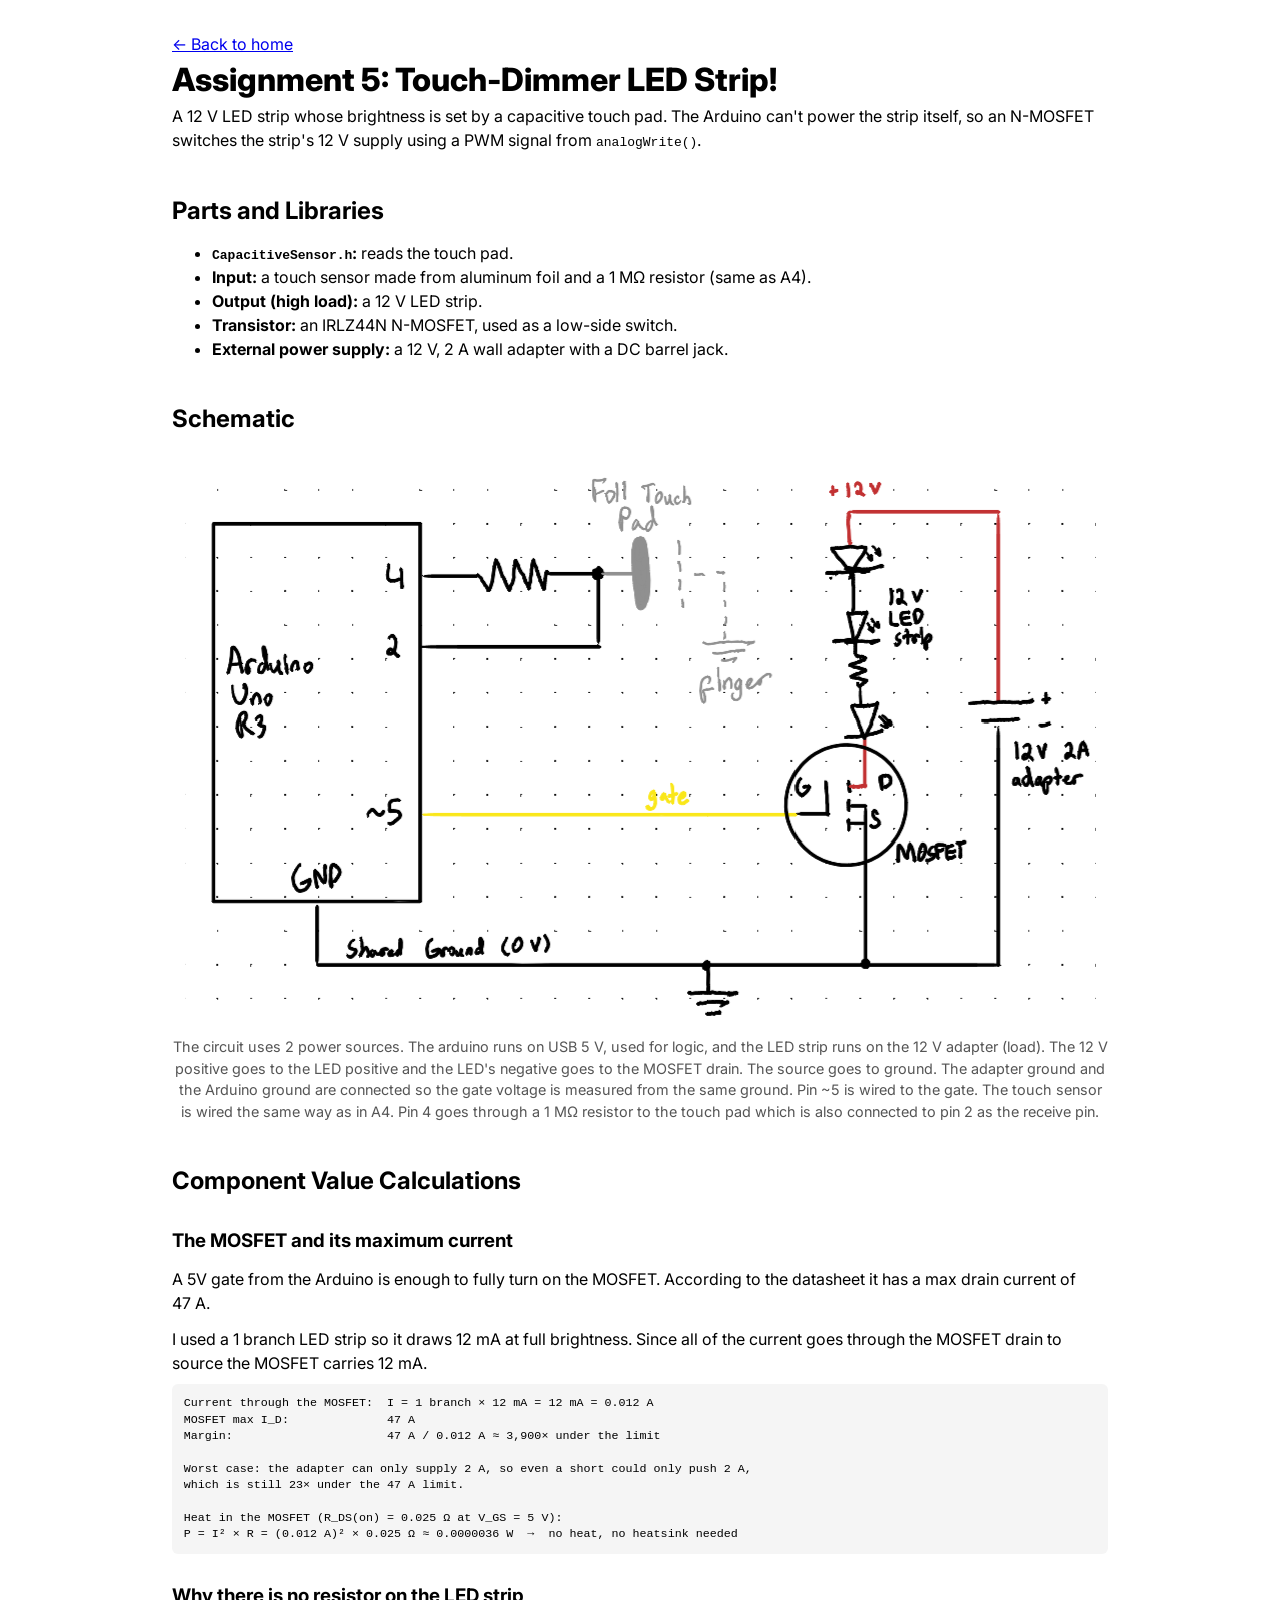
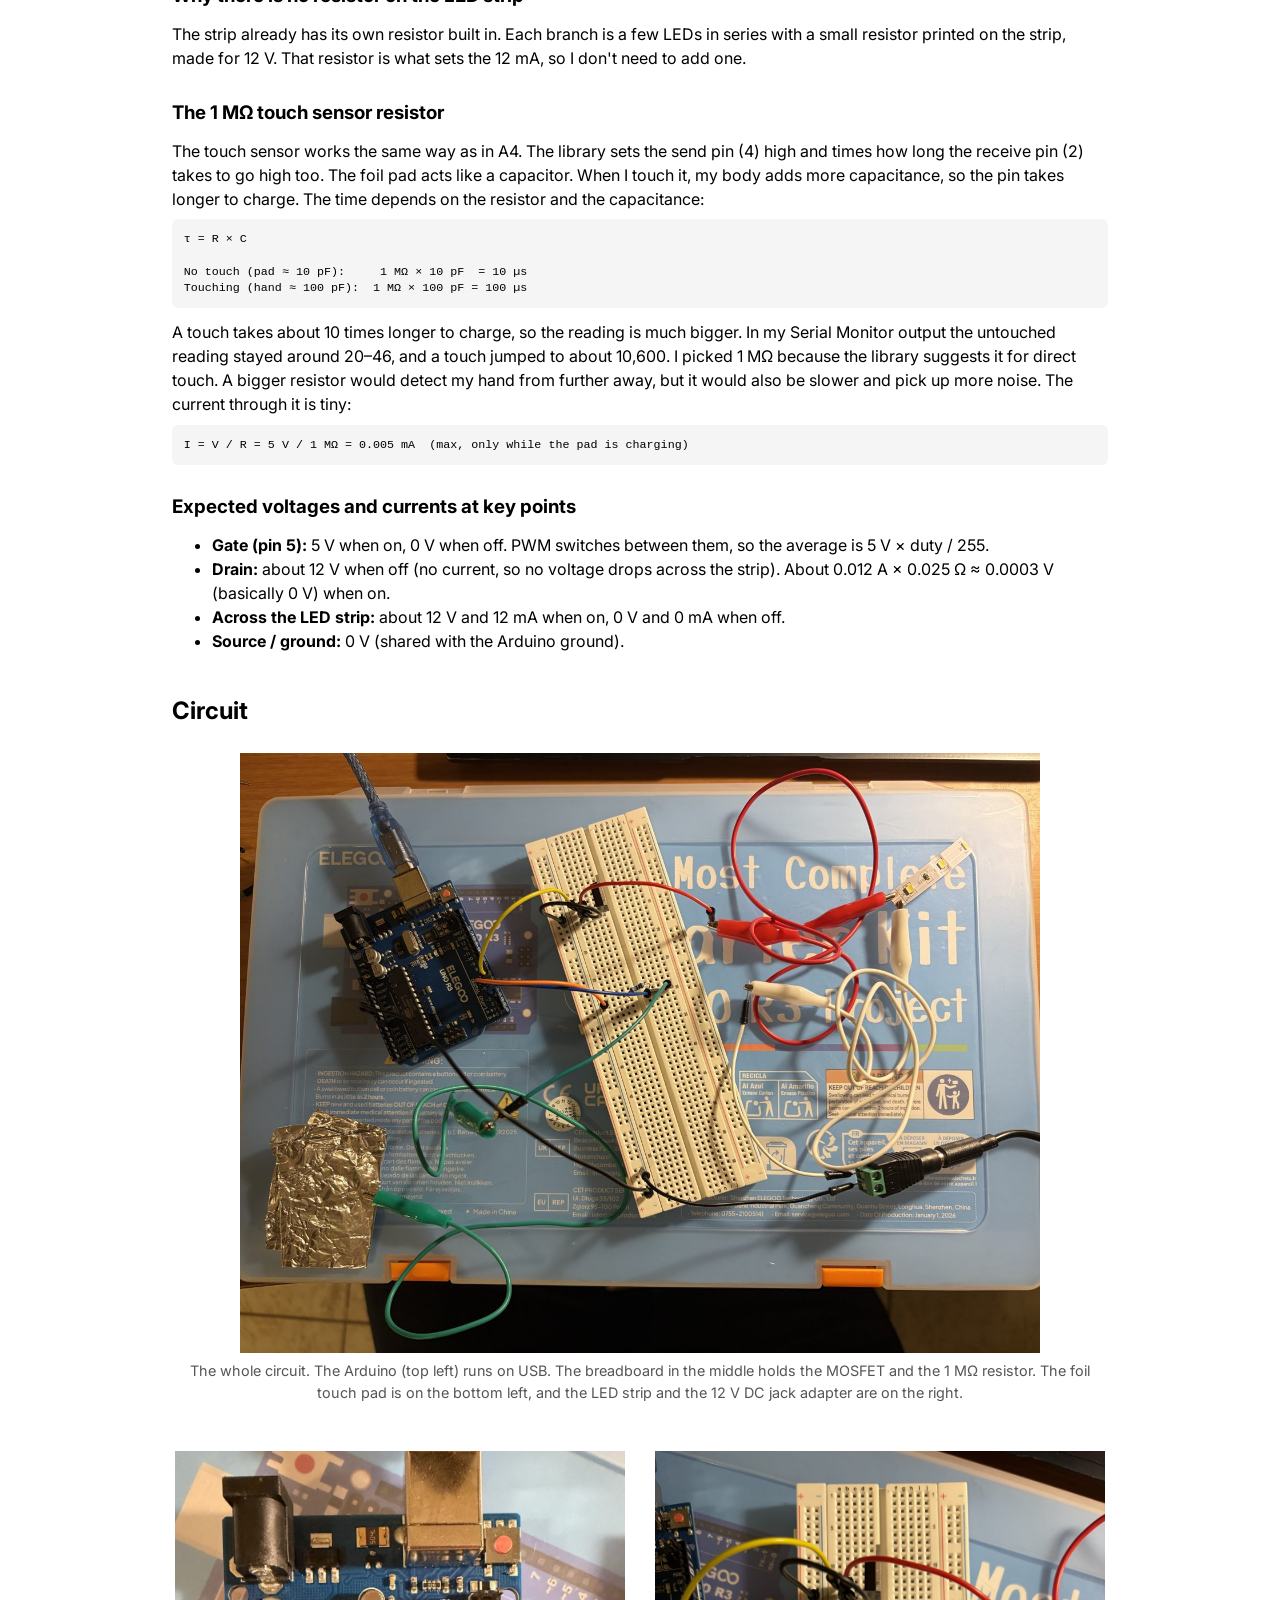
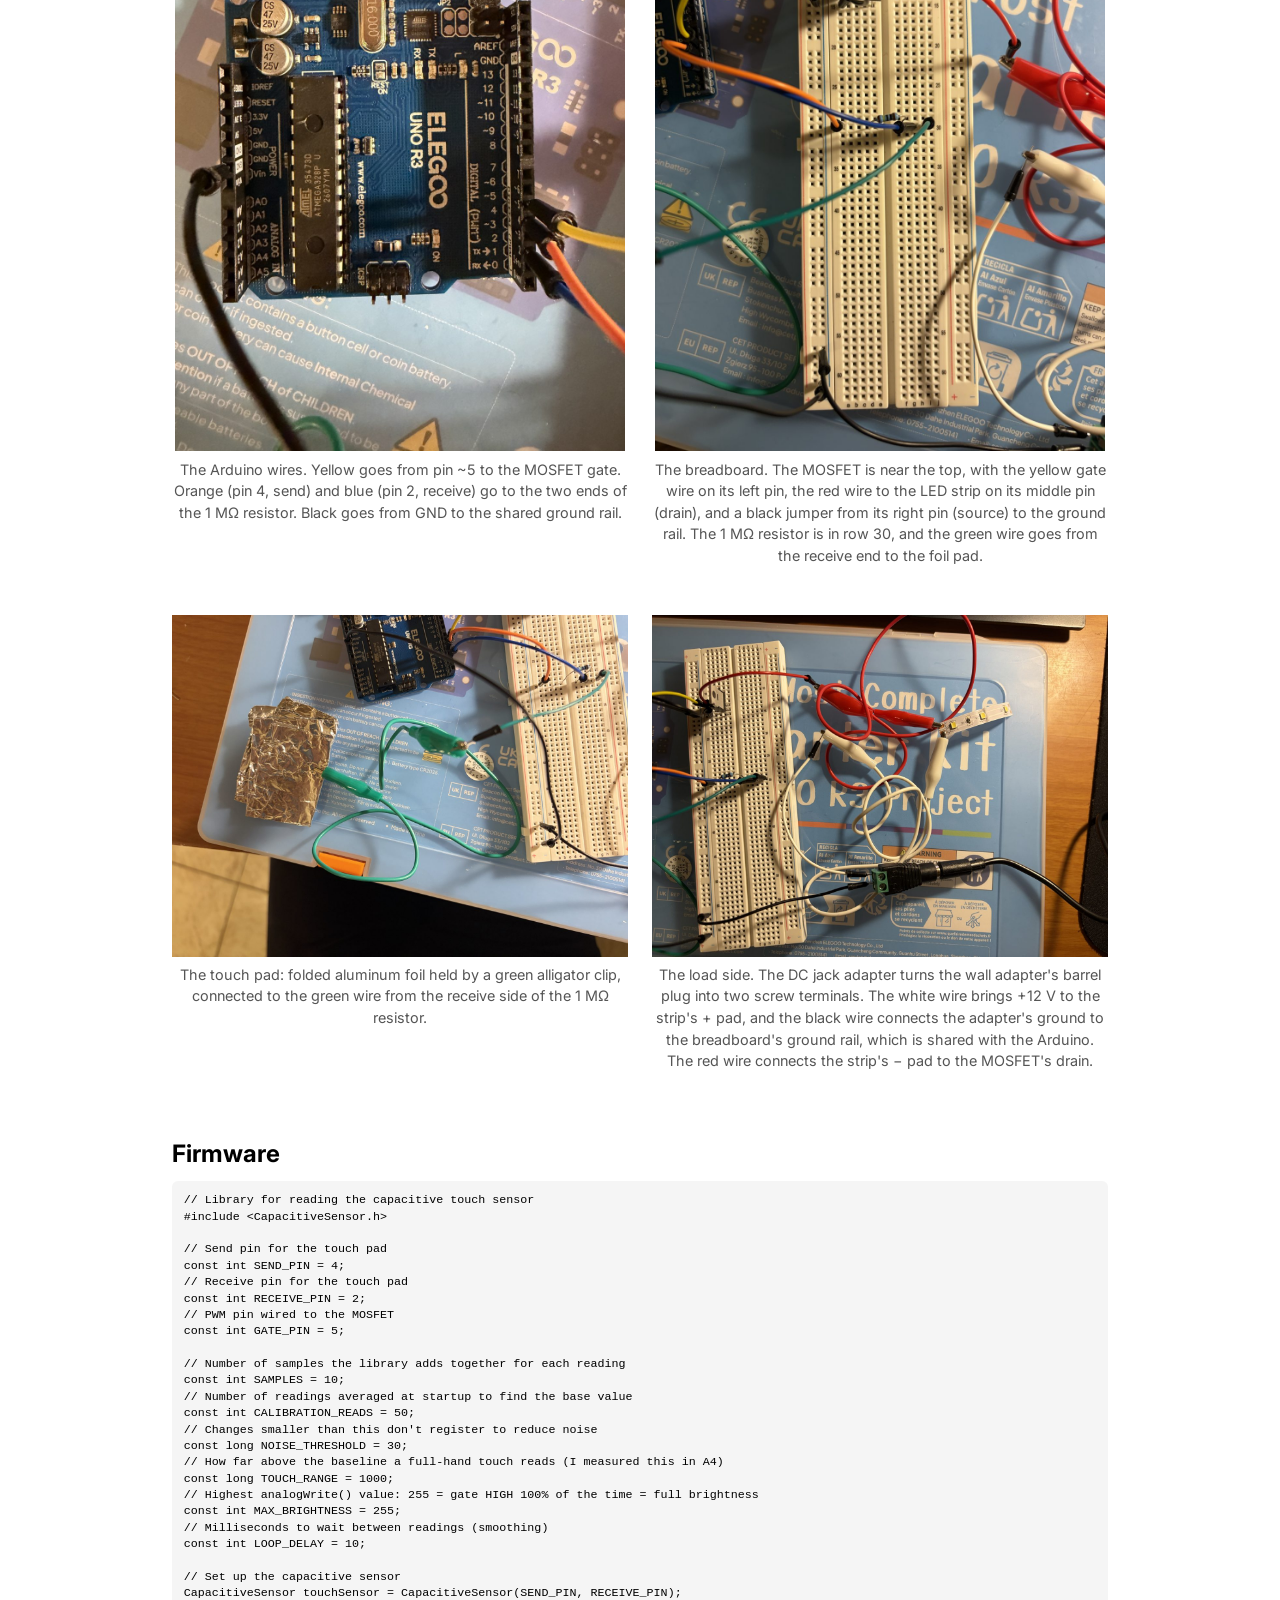
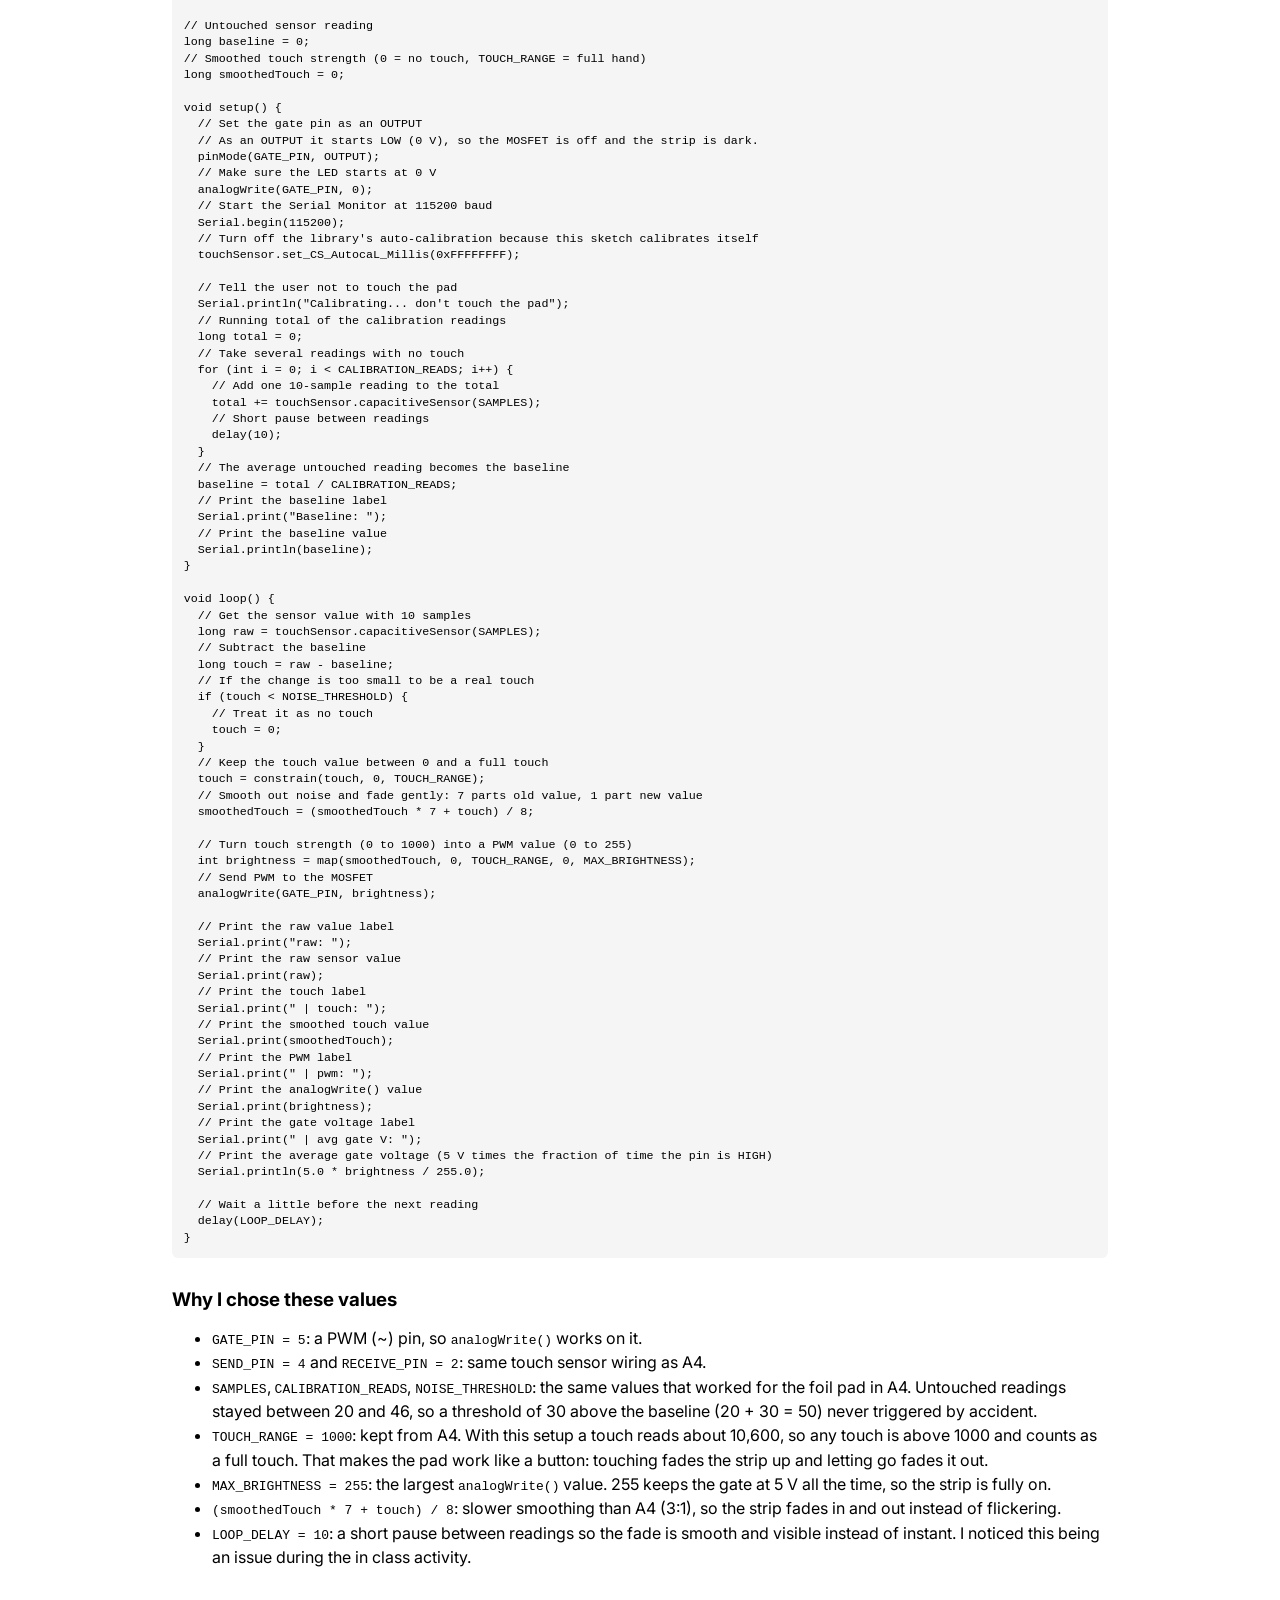
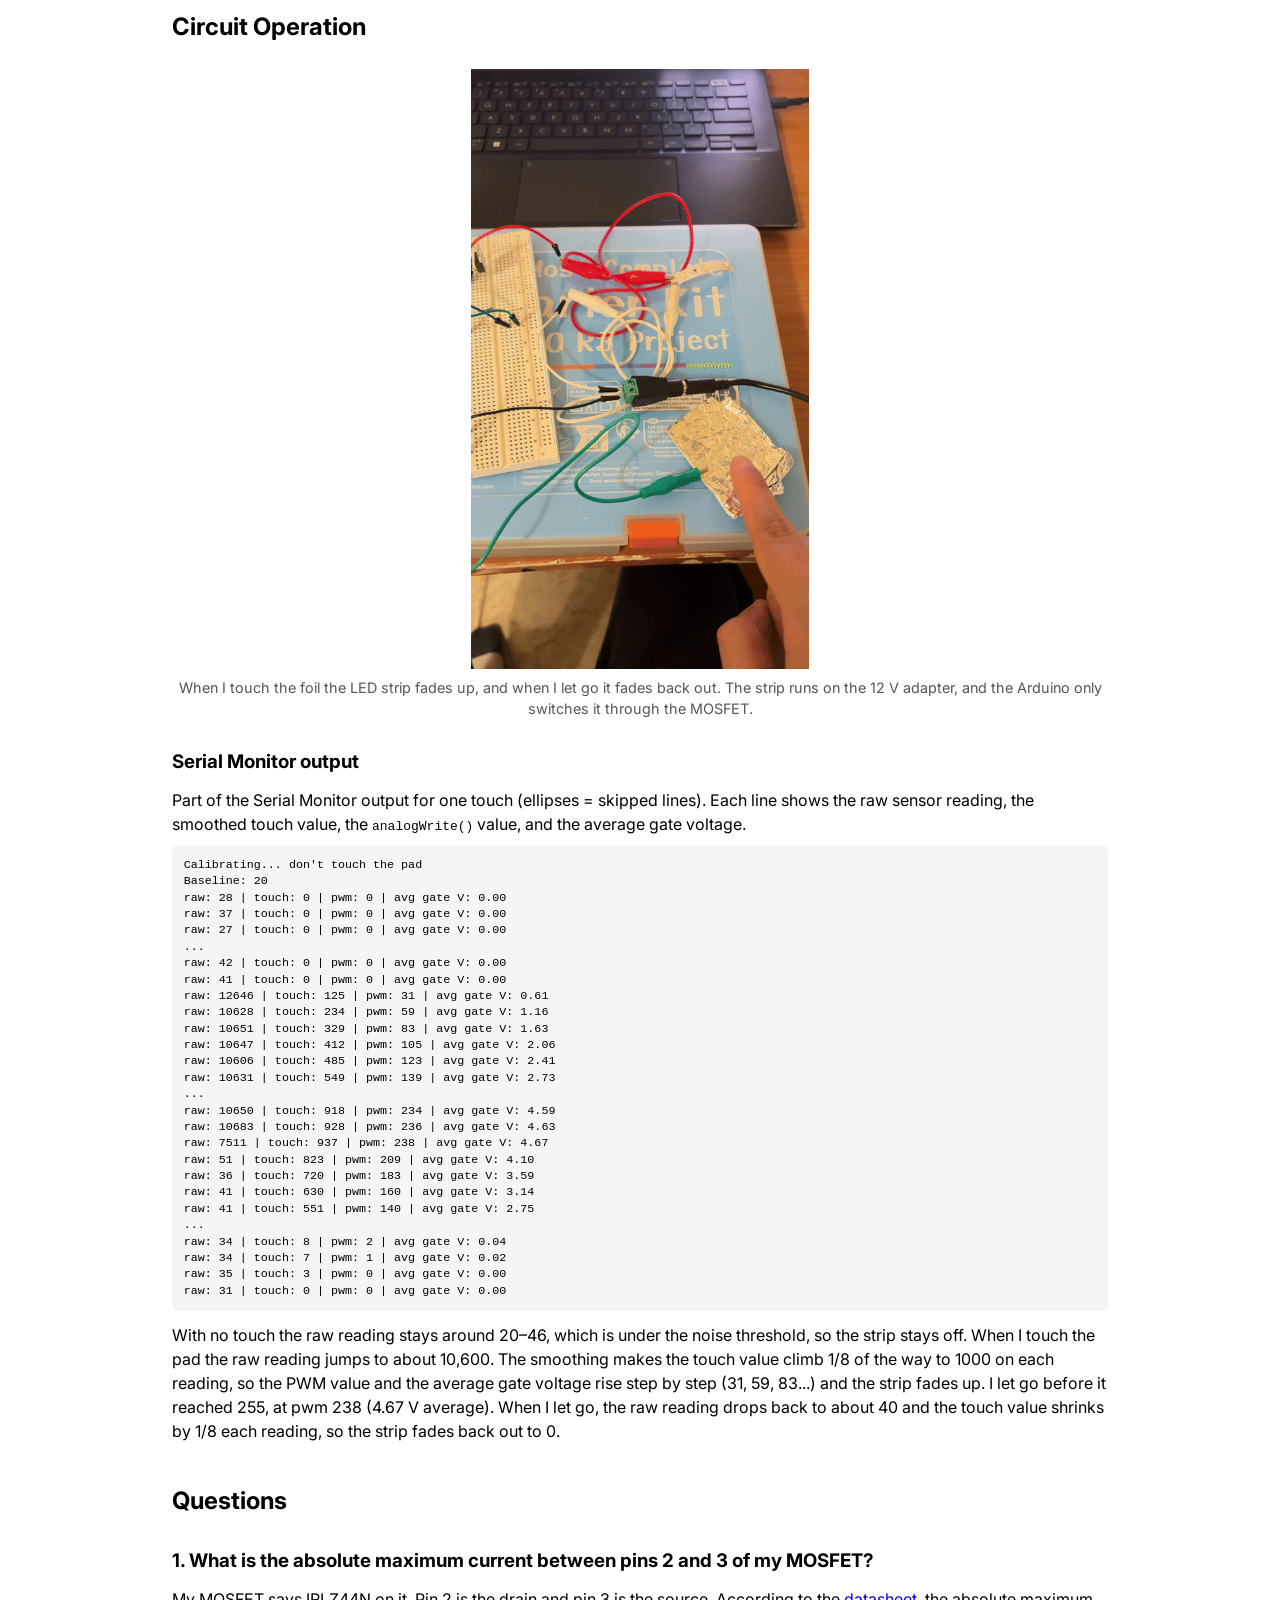
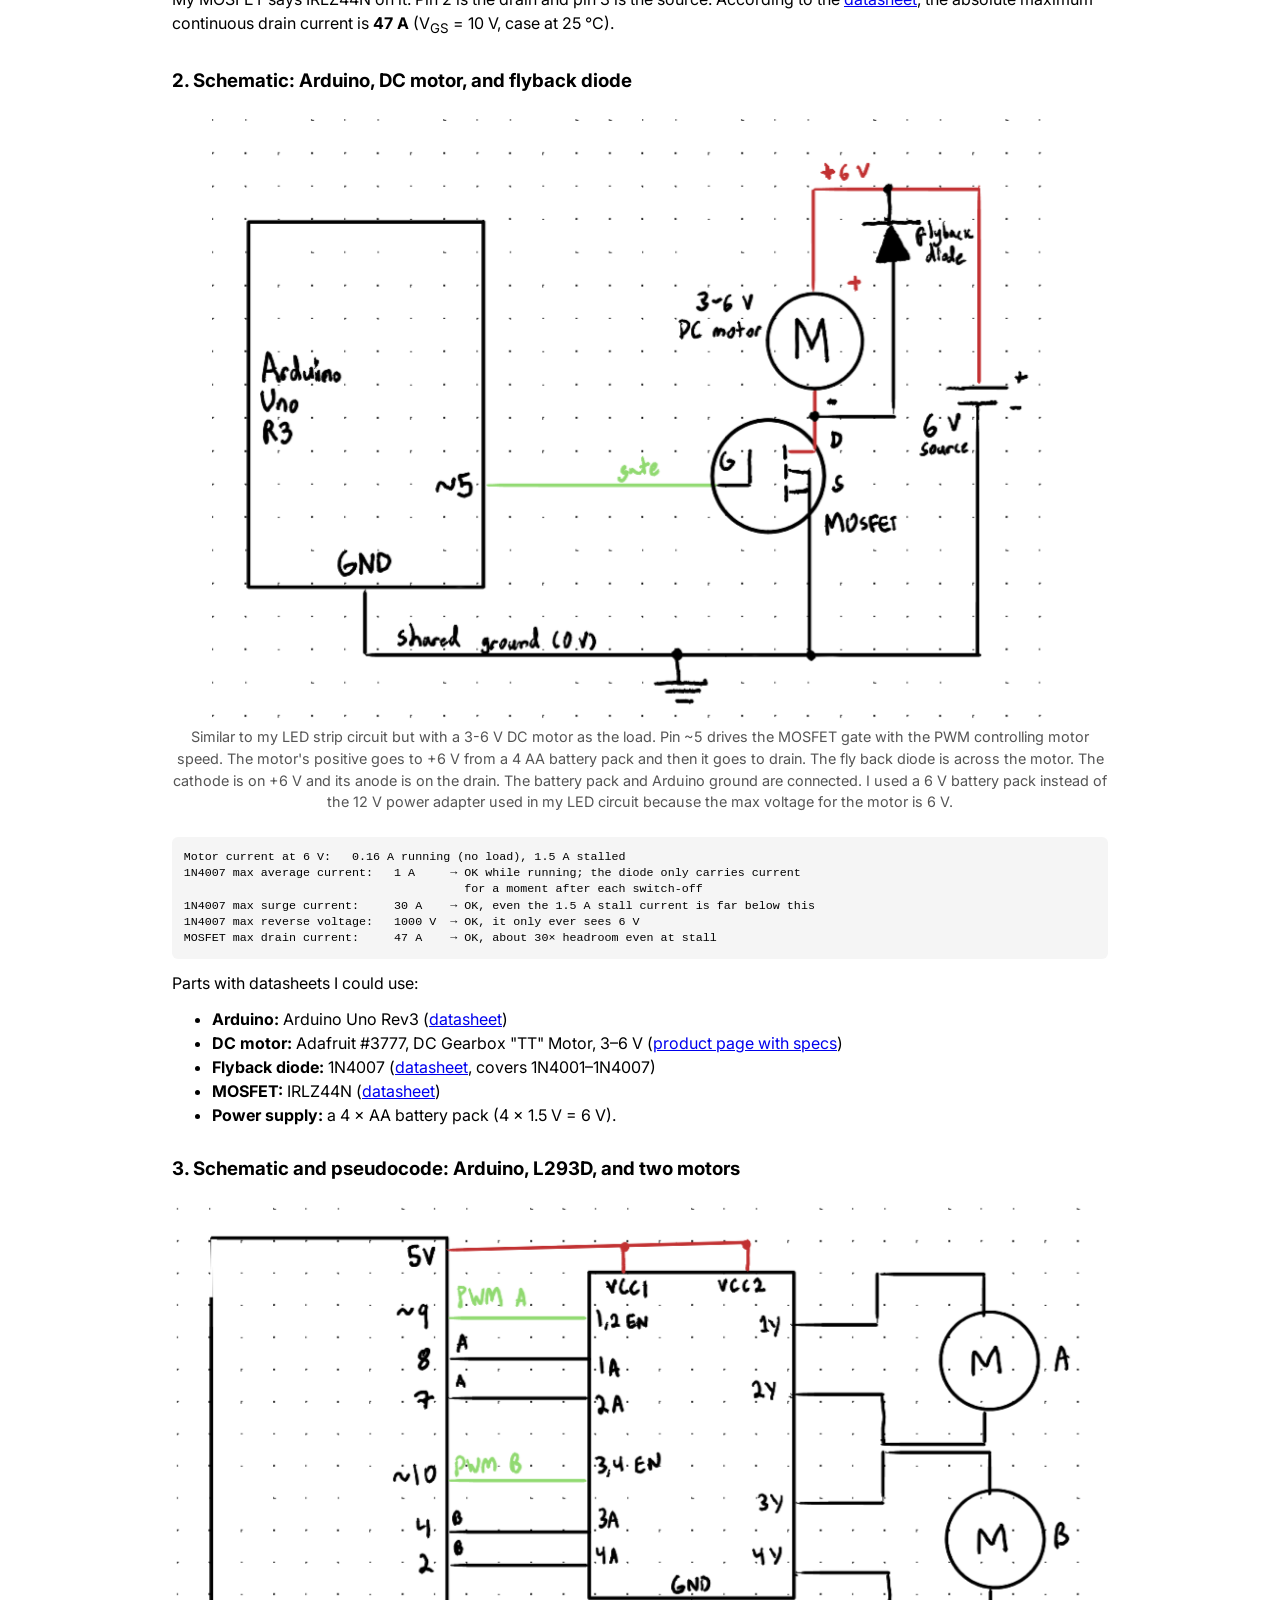
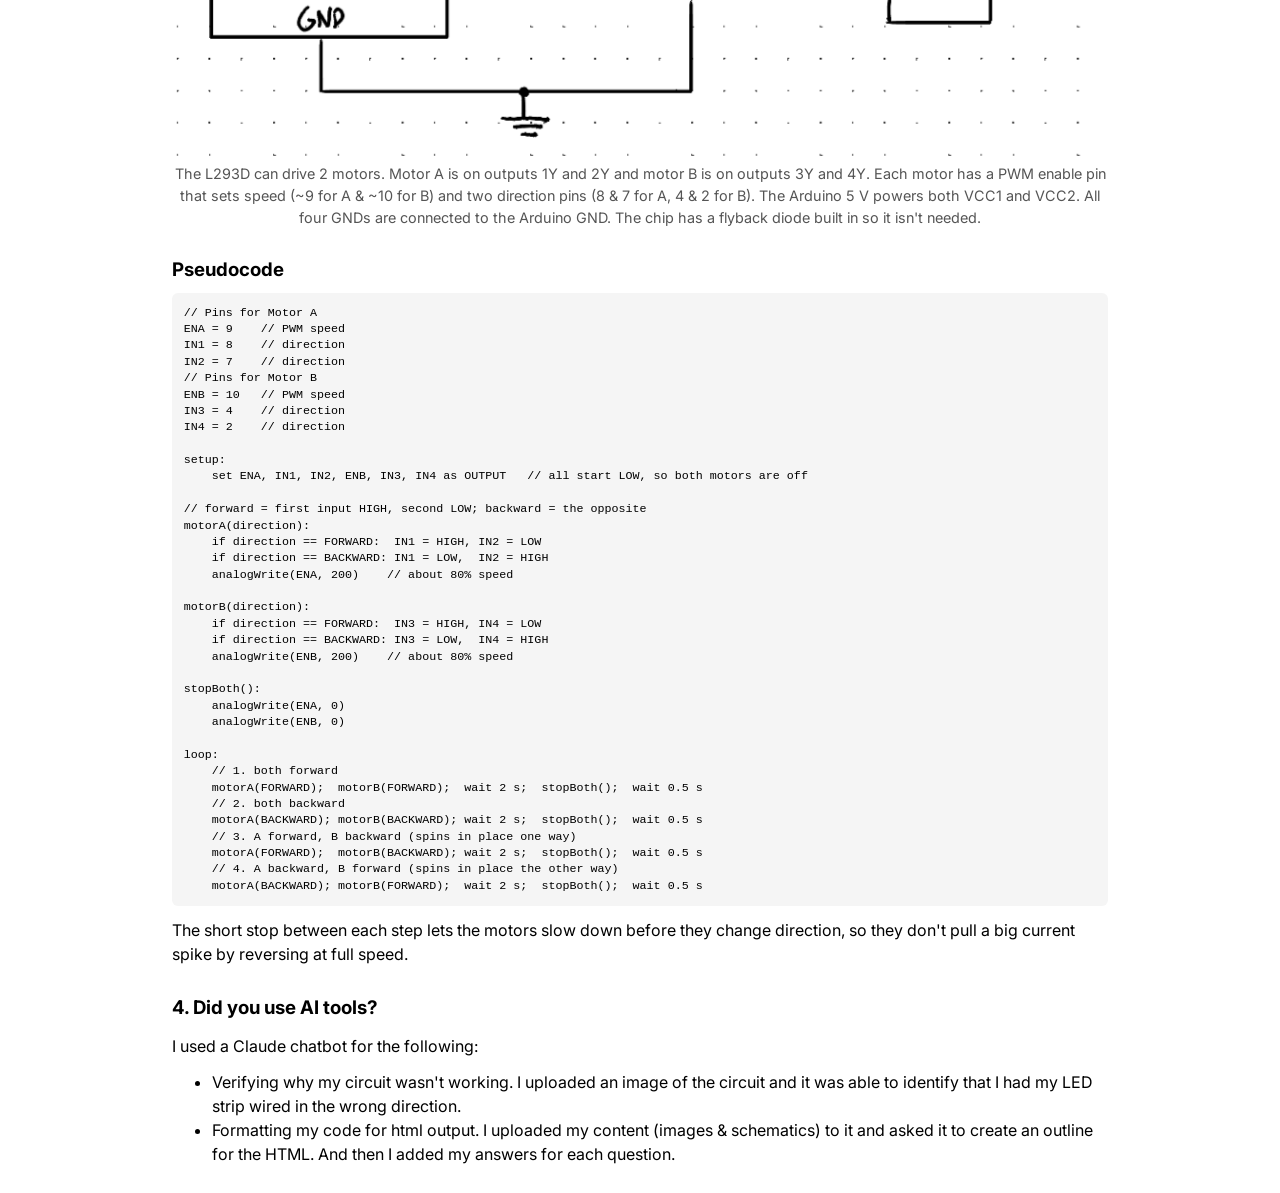
<file: docs/a5.html>
<!DOCTYPE html>
<html>
  <head>
    <meta charset="utf-8" />
    <meta name="viewport" content="width=device-width, maximum-scale=1.0" />

    <title>Anay Gokarn's HCDE 439 Assignment 5: Touch-Dimmer LED Strip!</title>

    <link href="style.css" rel="stylesheet" type="text/css" />
  </head>
  <body>
    <p><a href="index.html">&larr; Back to home</a></p>
    <h1>Assignment 5: Touch-Dimmer LED Strip!</h1>
    <p>
      A 12&nbsp;V LED strip whose brightness is set by a capacitive touch pad. The Arduino can't power the strip
      itself, so an N-MOSFET switches the strip's 12&nbsp;V supply using a PWM signal from
      <code>analogWrite()</code>.
    </p>

    <section>
      <h2>Parts and Libraries</h2>
      <ul>
        <li><strong><code>CapacitiveSensor.h</code>:</strong> reads the touch pad.</li>
        <li><strong>Input:</strong> a touch sensor made from aluminum foil and a 1&nbsp;M&Omega; resistor (same as A4).</li>
        <li><strong>Output (high load):</strong> a 12&nbsp;V LED strip.</li>
        <li><strong>Transistor:</strong> an IRLZ44N N-MOSFET, used as a low-side switch.</li>
        <li><strong>External power supply:</strong> a 12&nbsp;V, 2&nbsp;A wall adapter with a DC barrel jack.</li>
      </ul>
    </section>

    <section>
      <h2>Schematic</h2>
      <figure>
        <img src="a5-images/schematic.png" />
        <figcaption>
          The circuit uses 2 power sources. The arduino runs on USB 5&nbsp;V, used for logic, and the LED strip runs
          on the 12&nbsp;V adapter (load). The 12&nbsp;V positive goes to the LED positive and the LED's negative
          goes to the MOSFET drain. The source goes to ground. The adapter ground and the Arduino ground are
          connected so the gate voltage is measured from the same ground. Pin ~5 is wired to the gate. The touch
          sensor is wired the same way as in A4. Pin 4 goes through a 1&nbsp;M&Omega; resistor to the touch pad
          which is also connected to pin 2 as the receive pin.
        </figcaption>
      </figure>
    </section>

    <section>
      <h2>Component Value Calculations</h2>

      <h3>The MOSFET and its maximum current</h3>
      <p>
        A 5V gate from the Arduino is enough to fully turn on the MOSFET. According to the datasheet it has a max
        drain current of 47&nbsp;A.
      </p>
      <p>
        I used a 1 branch LED strip so it draws 12&nbsp;mA at full brightness. Since all of the current goes
        through the MOSFET drain to source the MOSFET carries 12&nbsp;mA.
      </p>
      <pre class="math">Current through the MOSFET:  I = 1 branch &times; 12 mA = 12 mA = 0.012 A
MOSFET max I_D:              47 A
Margin:                      47 A / 0.012 A &asymp; 3,900&times; under the limit

Worst case: the adapter can only supply 2 A, so even a short could only push 2 A,
which is still 23&times; under the 47 A limit.

Heat in the MOSFET (R_DS(on) = 0.025 &Omega; at V_GS = 5 V):
P = I&sup2; &times; R = (0.012 A)&sup2; &times; 0.025 &Omega; &asymp; 0.0000036 W  &rarr;  no heat, no heatsink needed</pre>

      <h3>Why there is no resistor on the LED strip</h3>
      <p>
        The strip already has its own resistor built in. Each branch is a few LEDs in series with a small resistor
        printed on the strip, made for 12&nbsp;V. That resistor is what sets the 12&nbsp;mA, so I don't need to
        add one.
      </p>


      <h3>The 1&nbsp;M&Omega; touch sensor resistor</h3>
      <p>
        The touch sensor works the same way as in A4. The library sets the send pin (4) high and times how long the
        receive pin (2) takes to go high too. The foil pad acts like a capacitor. When I touch it, my body adds more
        capacitance, so the pin takes longer to charge. The time depends on the resistor and the capacitance:
      </p>
      <pre class="math">&tau; = R &times; C

No touch (pad &asymp; 10 pF):     1 M&Omega; &times; 10 pF  = 10 &micro;s
Touching (hand &asymp; 100 pF):  1 M&Omega; &times; 100 pF = 100 &micro;s</pre>
      <p>
        A touch takes about 10 times longer to charge, so the reading is much bigger. In my Serial Monitor output
        the untouched reading stayed around 20&ndash;46, and a touch jumped to about 10,600. I picked
        1&nbsp;M&Omega; because the library suggests it for direct touch. A bigger resistor would detect my hand
        from further away, but it would also be slower and pick up more noise. The current through it is tiny:
      </p>
      <pre class="math">I = V / R = 5 V / 1 M&Omega; = 0.005 mA  (max, only while the pad is charging)</pre>

      <h3>Expected voltages and currents at key points</h3>
      <ul>
        <li><strong>Gate (pin 5):</strong> 5&nbsp;V when on, 0&nbsp;V when off. PWM switches between them, so the average is 5&nbsp;V &times; duty / 255.</li>
        <li><strong>Drain:</strong> about 12&nbsp;V when off (no current, so no voltage drops across the strip). About 0.012&nbsp;A &times; 0.025&nbsp;&Omega; &asymp; 0.0003&nbsp;V (basically 0&nbsp;V) when on.</li>
        <li><strong>Across the LED strip:</strong> about 12&nbsp;V and 12&nbsp;mA when on, 0&nbsp;V and 0&nbsp;mA when off.</li>
        <li><strong>Source / ground:</strong> 0&nbsp;V (shared with the Arduino ground).</li>
      </ul>
    </section>

    <section>
      <h2>Circuit</h2>
      <figure>
        <img src="a5-images/circuit-overview.jpeg" />
        <figcaption>
          The whole circuit. The Arduino (top left) runs on USB. The breadboard in the middle holds the MOSFET
          and the 1&nbsp;M&Omega; resistor. The foil touch pad is on the bottom left, and the LED strip and the
          12&nbsp;V DC jack adapter are on the right.
        </figcaption>
      </figure>
      <div class="photo-grid">
        <figure>
          <img src="a5-images/circuit-arduino.jpeg" />
          <figcaption>
            The Arduino wires. Yellow goes from pin ~5 to the MOSFET gate. Orange (pin 4, send) and blue (pin 2,
            receive) go to the two ends of the 1&nbsp;M&Omega; resistor. Black goes from GND to the shared ground
            rail.
          </figcaption>
        </figure>
        <figure>
          <img src="a5-images/circuit-breadboard.jpeg" />
          <figcaption>
            The breadboard. The MOSFET is near the top, with the yellow gate wire on its left pin, the red wire to
            the LED strip on its middle pin (drain), and a black jumper from its right pin (source) to the ground
            rail. The 1&nbsp;M&Omega; resistor is in row 30, and the green wire goes from the receive end to the foil
            pad.
          </figcaption>
        </figure>
      </div>
      <div class="photo-grid">
        <figure>
          <img src="a5-images/circuit-touch-pad.jpeg" />
          <figcaption>
            The touch pad: folded aluminum foil held by a green alligator clip, connected to the green wire from the
            receive side of the 1&nbsp;M&Omega; resistor.
          </figcaption>
        </figure>
        <figure>
          <img src="a5-images/circuit-led-strip.jpeg" />
          <figcaption>
            The load side. The DC jack adapter turns the wall adapter's barrel plug into two screw terminals. The
            white wire brings +12&nbsp;V to the strip's + pad, and the black wire connects the adapter's ground to
            the breadboard's ground rail, which is shared with the Arduino. The red wire connects the strip's
            &minus; pad to the MOSFET's drain.
          </figcaption>
        </figure>
      </div>
    </section>

    <section>
      <h2>Firmware</h2>
<pre class="code"><code>// Library for reading the capacitive touch sensor
#include &lt;CapacitiveSensor.h&gt;

// Send pin for the touch pad
const int SEND_PIN = 4;
// Receive pin for the touch pad
const int RECEIVE_PIN = 2;
// PWM pin wired to the MOSFET
const int GATE_PIN = 5;

// Number of samples the library adds together for each reading
const int SAMPLES = 10;
// Number of readings averaged at startup to find the base value
const int CALIBRATION_READS = 50;
// Changes smaller than this don't register to reduce noise
const long NOISE_THRESHOLD = 30;
// How far above the baseline a full-hand touch reads (I measured this in A4)
const long TOUCH_RANGE = 1000;
// Highest analogWrite() value: 255 = gate HIGH 100% of the time = full brightness
const int MAX_BRIGHTNESS = 255;
// Milliseconds to wait between readings (smoothing)
const int LOOP_DELAY = 10;

// Set up the capacitive sensor
CapacitiveSensor touchSensor = CapacitiveSensor(SEND_PIN, RECEIVE_PIN);

// Untouched sensor reading
long baseline = 0;
// Smoothed touch strength (0 = no touch, TOUCH_RANGE = full hand)
long smoothedTouch = 0;

void setup() {
  // Set the gate pin as an OUTPUT
  // As an OUTPUT it starts LOW (0 V), so the MOSFET is off and the strip is dark.
  pinMode(GATE_PIN, OUTPUT);
  // Make sure the LED starts at 0 V
  analogWrite(GATE_PIN, 0);
  // Start the Serial Monitor at 115200 baud
  Serial.begin(115200);
  // Turn off the library's auto-calibration because this sketch calibrates itself
  touchSensor.set_CS_AutocaL_Millis(0xFFFFFFFF);

  // Tell the user not to touch the pad
  Serial.println("Calibrating... don't touch the pad");
  // Running total of the calibration readings
  long total = 0;
  // Take several readings with no touch
  for (int i = 0; i &lt; CALIBRATION_READS; i++) {
    // Add one 10-sample reading to the total
    total += touchSensor.capacitiveSensor(SAMPLES);
    // Short pause between readings
    delay(10);
  }
  // The average untouched reading becomes the baseline
  baseline = total / CALIBRATION_READS;
  // Print the baseline label
  Serial.print("Baseline: ");
  // Print the baseline value
  Serial.println(baseline);
}

void loop() {
  // Get the sensor value with 10 samples
  long raw = touchSensor.capacitiveSensor(SAMPLES);
  // Subtract the baseline 
  long touch = raw - baseline;
  // If the change is too small to be a real touch
  if (touch &lt; NOISE_THRESHOLD) {
    // Treat it as no touch
    touch = 0;
  }
  // Keep the touch value between 0 and a full touch
  touch = constrain(touch, 0, TOUCH_RANGE);
  // Smooth out noise and fade gently: 7 parts old value, 1 part new value
  smoothedTouch = (smoothedTouch * 7 + touch) / 8;

  // Turn touch strength (0 to 1000) into a PWM value (0 to 255)
  int brightness = map(smoothedTouch, 0, TOUCH_RANGE, 0, MAX_BRIGHTNESS);
  // Send PWM to the MOSFET
  analogWrite(GATE_PIN, brightness);

  // Print the raw value label
  Serial.print("raw: ");
  // Print the raw sensor value
  Serial.print(raw);
  // Print the touch label
  Serial.print(" | touch: ");
  // Print the smoothed touch value
  Serial.print(smoothedTouch);
  // Print the PWM label
  Serial.print(" | pwm: ");
  // Print the analogWrite() value
  Serial.print(brightness);
  // Print the gate voltage label
  Serial.print(" | avg gate V: ");
  // Print the average gate voltage (5 V times the fraction of time the pin is HIGH)
  Serial.println(5.0 * brightness / 255.0);

  // Wait a little before the next reading
  delay(LOOP_DELAY);
}</code></pre>

      <h3>Why I chose these values</h3>
      <ul>
        <li><code>GATE_PIN = 5</code>: a PWM (~) pin, so <code>analogWrite()</code> works on it.</li>
        <li><code>SEND_PIN = 4</code> and <code>RECEIVE_PIN = 2</code>: same touch sensor wiring as A4.</li>
        <li><code>SAMPLES</code>, <code>CALIBRATION_READS</code>, <code>NOISE_THRESHOLD</code>: the same values that worked for the foil pad in A4. Untouched readings stayed between 20 and 46, so a threshold of 30 above the baseline (20 + 30 = 50) never triggered by accident.</li>
        <li><code>TOUCH_RANGE = 1000</code>: kept from A4. With this setup a touch reads about 10,600, so any touch is above 1000 and counts as a full touch. That makes the pad work like a button: touching fades the strip up and letting go fades it out.</li>
        <li><code>MAX_BRIGHTNESS = 255</code>: the largest <code>analogWrite()</code> value. 255 keeps the gate at 5&nbsp;V all the time, so the strip is fully on.</li>
        <li><code>(smoothedTouch * 7 + touch) / 8</code>: slower smoothing than A4 (3:1), so the strip fades in and out instead of flickering.</li>
        <li><code>LOOP_DELAY = 10</code>: a short pause between readings so the fade is smooth and visible instead of instant. I noticed this being an issue during the in class activity.</li>
      </ul>
    </section>

    <section>
      <h2>Circuit Operation</h2>
      <figure>
        <img class="gif" src="a5-images/circuit-operation.gif" />
        <figcaption>
          When I touch the foil the LED strip fades up, and when I let go it fades back out. The strip runs on the
          12&nbsp;V adapter, and the Arduino only switches it through the MOSFET.
        </figcaption>
      </figure>

      <h3>Serial Monitor output</h3>
      <p>
        Part of the Serial Monitor output for one touch (ellipses = skipped lines). Each line shows the raw sensor
        reading, the smoothed touch value, the <code>analogWrite()</code> value, and the average gate voltage.
      </p>
<pre class="code"><code>Calibrating... don't touch the pad
Baseline: 20
raw: 28 | touch: 0 | pwm: 0 | avg gate V: 0.00
raw: 37 | touch: 0 | pwm: 0 | avg gate V: 0.00
raw: 27 | touch: 0 | pwm: 0 | avg gate V: 0.00
...
raw: 42 | touch: 0 | pwm: 0 | avg gate V: 0.00
raw: 41 | touch: 0 | pwm: 0 | avg gate V: 0.00
raw: 12646 | touch: 125 | pwm: 31 | avg gate V: 0.61
raw: 10628 | touch: 234 | pwm: 59 | avg gate V: 1.16
raw: 10651 | touch: 329 | pwm: 83 | avg gate V: 1.63
raw: 10647 | touch: 412 | pwm: 105 | avg gate V: 2.06
raw: 10606 | touch: 485 | pwm: 123 | avg gate V: 2.41
raw: 10631 | touch: 549 | pwm: 139 | avg gate V: 2.73
...
raw: 10650 | touch: 918 | pwm: 234 | avg gate V: 4.59
raw: 10683 | touch: 928 | pwm: 236 | avg gate V: 4.63
raw: 7511 | touch: 937 | pwm: 238 | avg gate V: 4.67
raw: 51 | touch: 823 | pwm: 209 | avg gate V: 4.10
raw: 36 | touch: 720 | pwm: 183 | avg gate V: 3.59
raw: 41 | touch: 630 | pwm: 160 | avg gate V: 3.14
raw: 41 | touch: 551 | pwm: 140 | avg gate V: 2.75
...
raw: 34 | touch: 8 | pwm: 2 | avg gate V: 0.04
raw: 34 | touch: 7 | pwm: 1 | avg gate V: 0.02
raw: 35 | touch: 3 | pwm: 0 | avg gate V: 0.00
raw: 31 | touch: 0 | pwm: 0 | avg gate V: 0.00</code></pre>
      <p>
        With no touch the raw reading stays around 20&ndash;46, which is under the noise threshold, so the strip
        stays off. When I touch the pad the raw reading jumps to about 10,600. The smoothing makes the touch value
        climb 1/8 of the way to 1000 on each reading, so the PWM value and the average gate voltage rise step by
        step (31, 59, 83...) and the strip fades up. I let go before it reached 255, at pwm 238 (4.67&nbsp;V
        average). When I let go, the raw reading drops back to about 40 and the touch value shrinks by 1/8 each
        reading, so the strip fades back out to 0.
      </p>
    </section>

    <section>
      <h2>Questions</h2>

      <h3>1. What is the absolute maximum current between pins 2 and 3 of my MOSFET?</h3>
      <p>
        My MOSFET says IRLZ44N on it. Pin 2 is the drain and pin 3 is the source. According to the
        <a href="https://www.infineon.com/assets/row/public/documents/24/49/infineon-irlz44n-datasheet-en.pdf">datasheet</a>,
        the absolute maximum continuous drain current is <strong>47&nbsp;A</strong> (V<sub>GS</sub> = 10&nbsp;V,
        case at 25&nbsp;&deg;C).
      </p>

      <h3>2. Schematic: Arduino, DC motor, and flyback diode</h3>
      <figure>
        <img src="a5-images/q2-schematic.png" />
        <figcaption>
          Similar to my LED strip circuit but with a 3-6&nbsp;V DC motor as the load. Pin ~5 drives the MOSFET gate
          with the PWM controlling motor speed. The motor's positive goes to +6&nbsp;V from a 4 AA battery pack and
          then it goes to drain. The fly back diode is across the motor. The cathode is on +6&nbsp;V and its anode
          is on the drain. The battery pack and Arduino ground are connected. I used a 6&nbsp;V battery pack
          instead of the 12&nbsp;V power adapter used in my LED circuit because the max voltage for the motor is
          6&nbsp;V.
        </figcaption>
      </figure>
      <pre class="math">Motor current at 6 V:   0.16 A running (no load), 1.5 A stalled
1N4007 max average current:   1 A     &rarr; OK while running; the diode only carries current
                                        for a moment after each switch-off
1N4007 max surge current:     30 A    &rarr; OK, even the 1.5 A stall current is far below this
1N4007 max reverse voltage:   1000 V  &rarr; OK, it only ever sees 6 V
MOSFET max drain current:     47 A    &rarr; OK, about 30&times; headroom even at stall</pre>
      <p>Parts with datasheets I could use:</p>
      <ul>
        <li><strong>Arduino:</strong> Arduino Uno Rev3 (<a href="https://docs.arduino.cc/resources/datasheets/A000066-datasheet.pdf">datasheet</a>)</li>
        <li><strong>DC motor:</strong> Adafruit #3777, DC Gearbox "TT" Motor, 3&ndash;6&nbsp;V (<a href="https://www.adafruit.com/product/3777">product page with specs</a>)</li>
        <li><strong>Flyback diode:</strong> 1N4007 (<a href="https://www.onsemi.com/pdf/datasheet/1n4001-d.pdf">datasheet</a>, covers 1N4001&ndash;1N4007)</li>
        <li><strong>MOSFET:</strong> IRLZ44N (<a href="https://www.infineon.com/assets/row/public/documents/24/49/infineon-irlz44n-datasheet-en.pdf">datasheet</a>)</li>
        <li><strong>Power supply:</strong> a 4&nbsp;&times;&nbsp;AA battery pack (4 &times; 1.5&nbsp;V = 6&nbsp;V).</li>
      </ul>

      <h3>3. Schematic and pseudocode: Arduino, L293D, and two motors</h3>
      <figure>
        <img src="a5-images/q3-l293d-schematic.png" />
        <figcaption>
          The L293D can drive 2 motors. Motor A is on outputs 1Y and 2Y and motor B is on outputs 3Y and 4Y. Each
          motor has a PWM enable pin that sets speed (~9 for A &amp; ~10 for B) and two direction pins (8 &amp; 7
          for A, 4 &amp; 2 for B). The Arduino 5&nbsp;V powers both VCC1 and VCC2. All four GNDs are connected to
          the Arduino GND. The chip has a flyback diode built in so it isn't needed.
        </figcaption>
      </figure>
      <h3>Pseudocode</h3>
<pre class="code"><code>// Pins for Motor A
ENA = 9    // PWM speed
IN1 = 8    // direction
IN2 = 7    // direction
// Pins for Motor B
ENB = 10   // PWM speed
IN3 = 4    // direction
IN4 = 2    // direction

setup:
    set ENA, IN1, IN2, ENB, IN3, IN4 as OUTPUT   // all start LOW, so both motors are off

// forward = first input HIGH, second LOW; backward = the opposite
motorA(direction):
    if direction == FORWARD:  IN1 = HIGH, IN2 = LOW
    if direction == BACKWARD: IN1 = LOW,  IN2 = HIGH
    analogWrite(ENA, 200)    // about 80% speed

motorB(direction):
    if direction == FORWARD:  IN3 = HIGH, IN4 = LOW
    if direction == BACKWARD: IN3 = LOW,  IN4 = HIGH
    analogWrite(ENB, 200)    // about 80% speed

stopBoth():
    analogWrite(ENA, 0)
    analogWrite(ENB, 0)

loop:
    // 1. both forward
    motorA(FORWARD);  motorB(FORWARD);  wait 2 s;  stopBoth();  wait 0.5 s
    // 2. both backward
    motorA(BACKWARD); motorB(BACKWARD); wait 2 s;  stopBoth();  wait 0.5 s
    // 3. A forward, B backward (spins in place one way)
    motorA(FORWARD);  motorB(BACKWARD); wait 2 s;  stopBoth();  wait 0.5 s
    // 4. A backward, B forward (spins in place the other way)
    motorA(BACKWARD); motorB(FORWARD);  wait 2 s;  stopBoth();  wait 0.5 s</code></pre>
      <p>
        The short stop between each step lets the motors slow down before they change direction, so they don't
        pull a big current spike by reversing at full speed.
      </p>

      <h3>4. Did you use AI tools?</h3>
      <p>I used a Claude chatbot for the following:</p>
      <ul>
        <li>
          Verifying why my circuit wasn't working. I uploaded an image of the circuit and it was able to identify
          that I had my LED strip wired in the wrong direction.
        </li>
        <li>
          Formatting my code for html output. I uploaded my content (images &amp; schematics) to it and asked it to
          create an outline for the HTML. And then I added my answers for each question.
        </li>
      </ul>
    </section>
  </body>
</html>
</file>
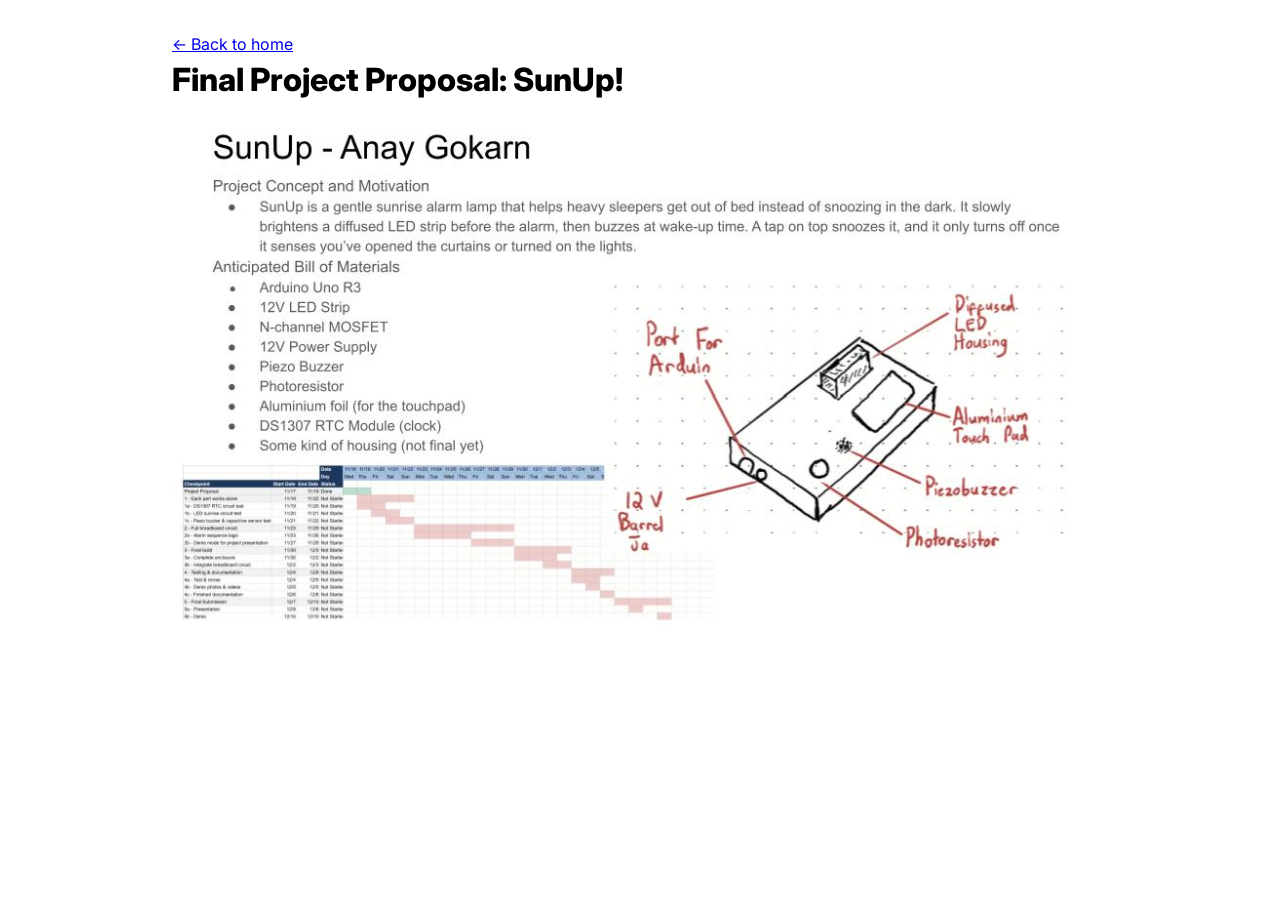
<file: docs/final.html>
<!DOCTYPE html>
<html>
  <head>
    <meta charset="utf-8" />
    <meta name="viewport" content="width=device-width, maximum-scale=1.0" />

    <title>Anay Gokarn's HCDE 439 Final Project Proposal: SunUp!</title>

    <link href="style.css" rel="stylesheet" type="text/css" />
  </head>
  <body>
    <p><a href="index.html">&larr; Back to home</a></p>
    <h1>Final Project Proposal: SunUp!</h1>

    <img
      src="final-images/proposal.jpg"
      alt="SunUp project proposal slide: concept and motivation, anticipated bill of materials, a Gantt chart timeline, and a labeled sketch of the lamp housing with the diffused LED housing, aluminium touch pad, piezo buzzer, photoresistor, Arduino port and 12 V barrel jack."
    />
  </body>
</html>
</file>
<file: docs/style.css>
@import url("https://fonts.googleapis.com/css2?family=Inter:wght@100;200;300;400;500;600;700;800;900&display=swap");

*,
*::before,
*::after {
  box-sizing: border-box;
}

* {
  margin: 0;
}

img,
picture,
video,
canvas,
svg {
  display: block;
  max-width: 100%;
}

body {
  font-family: "Inter", sans-serif;
  line-height: 1.5;
  -webkit-font-smoothing: antialiased;
  max-width: 1000px;
  padding: 2em;
  margin: auto;
}

h1 {
  font-weight: 800;
}

h2 {
  font-weight: 700;
}

.header {
  display: flex;
  gap: 1em;
  margin-top: 1em;
}

.header img {
  width: 50%;
  object-fit: cover;
}

.grid {
  display: grid;
  grid-template-columns: repeat(auto-fit, minmax(250px, 1fr));
  gap: 1em;
  margin-top: 2em;
}

.assignment a {
  color: #000;
  text-decoration: none;
}

.assignment a:hover {
  color: #f06;
}

.assignment img {
  width: 100%;
  aspect-ratio: 1;
  object-fit: cover;
}

.assignment p {
  margin-top: 0.5em;
}

/* Assignment pages */
section {
  margin-top: 2.5em;
}

h3 {
  margin-top: 1.5em;
}

section p,
section ul {
  margin-top: 0.75em;
}

figure {
  margin: 1.5em 0;
}

figure img,
figure svg {
  max-height: 600px;
  margin: 0 auto;
}


figcaption {
  margin-top: 0.5em;
  text-align: center;
  font-size: 0.9em;
  color: #555;
}

pre {
  margin-top: 0.75em;
  padding: 1em;
  background: #f5f5f5;
  border-radius: 6px;
  overflow-x: auto;
  font-size: 0.9em;
  line-height: 1.4;
}

.photo-grid {
  display: grid;
  grid-template-columns: repeat(auto-fit, minmax(280px, 1fr));
  gap: 0 1.5em;
}
</file>
